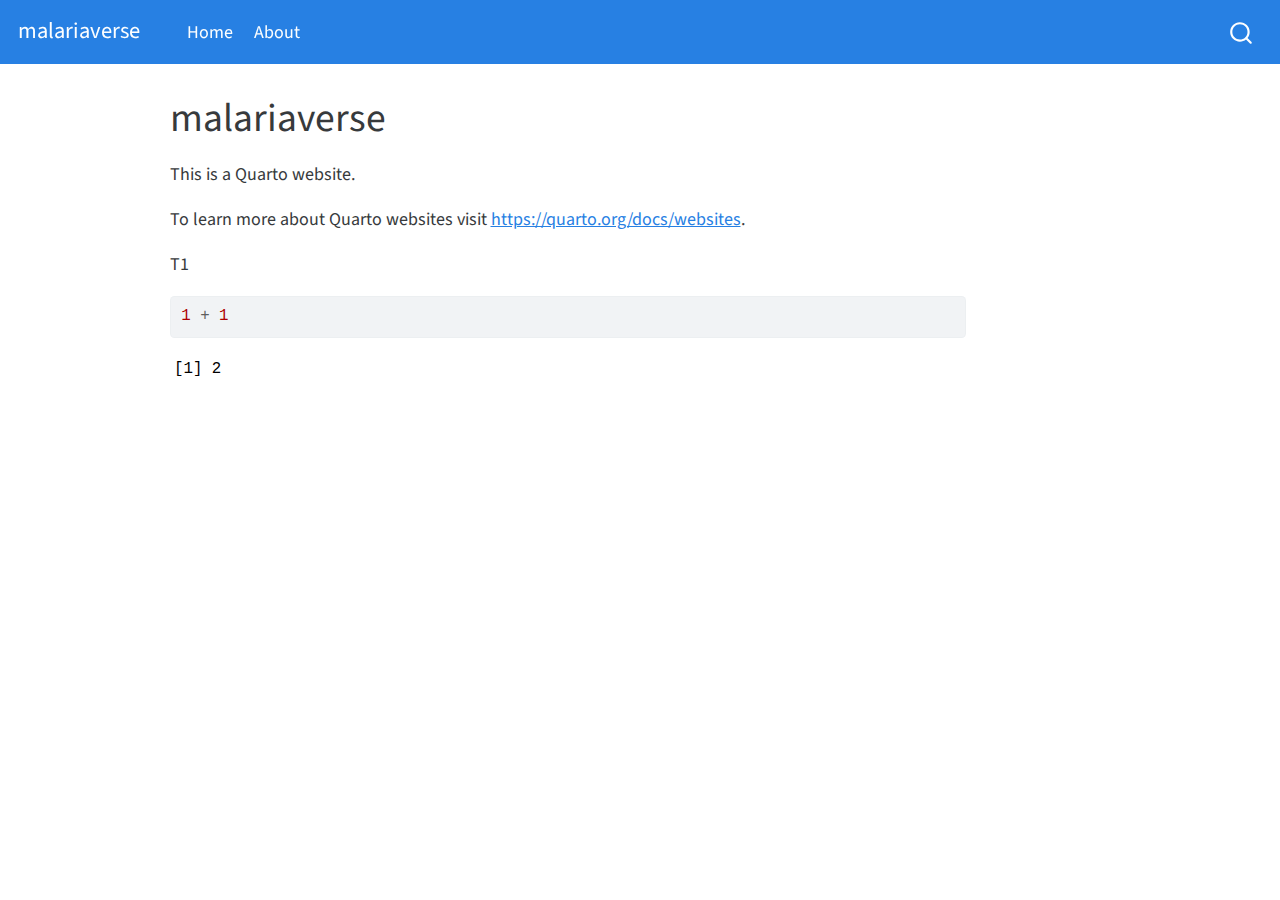
<file: _site/index.html>
<!DOCTYPE html>
<html xmlns="http://www.w3.org/1999/xhtml" lang="en" xml:lang="en"><head>

<meta charset="utf-8">
<meta name="generator" content="quarto-1.2.475">

<meta name="viewport" content="width=device-width, initial-scale=1.0, user-scalable=yes">


<title>malariaverse</title>
<style>
code{white-space: pre-wrap;}
span.smallcaps{font-variant: small-caps;}
div.columns{display: flex; gap: min(4vw, 1.5em);}
div.column{flex: auto; overflow-x: auto;}
div.hanging-indent{margin-left: 1.5em; text-indent: -1.5em;}
ul.task-list{list-style: none;}
ul.task-list li input[type="checkbox"] {
  width: 0.8em;
  margin: 0 0.8em 0.2em -1.6em;
  vertical-align: middle;
}
pre > code.sourceCode { white-space: pre; position: relative; }
pre > code.sourceCode > span { display: inline-block; line-height: 1.25; }
pre > code.sourceCode > span:empty { height: 1.2em; }
.sourceCode { overflow: visible; }
code.sourceCode > span { color: inherit; text-decoration: inherit; }
div.sourceCode { margin: 1em 0; }
pre.sourceCode { margin: 0; }
@media screen {
div.sourceCode { overflow: auto; }
}
@media print {
pre > code.sourceCode { white-space: pre-wrap; }
pre > code.sourceCode > span { text-indent: -5em; padding-left: 5em; }
}
pre.numberSource code
  { counter-reset: source-line 0; }
pre.numberSource code > span
  { position: relative; left: -4em; counter-increment: source-line; }
pre.numberSource code > span > a:first-child::before
  { content: counter(source-line);
    position: relative; left: -1em; text-align: right; vertical-align: baseline;
    border: none; display: inline-block;
    -webkit-touch-callout: none; -webkit-user-select: none;
    -khtml-user-select: none; -moz-user-select: none;
    -ms-user-select: none; user-select: none;
    padding: 0 4px; width: 4em;
    color: #aaaaaa;
  }
pre.numberSource { margin-left: 3em; border-left: 1px solid #aaaaaa;  padding-left: 4px; }
div.sourceCode
  {   }
@media screen {
pre > code.sourceCode > span > a:first-child::before { text-decoration: underline; }
}
code span.al { color: #ff0000; font-weight: bold; } /* Alert */
code span.an { color: #60a0b0; font-weight: bold; font-style: italic; } /* Annotation */
code span.at { color: #7d9029; } /* Attribute */
code span.bn { color: #40a070; } /* BaseN */
code span.bu { color: #008000; } /* BuiltIn */
code span.cf { color: #007020; font-weight: bold; } /* ControlFlow */
code span.ch { color: #4070a0; } /* Char */
code span.cn { color: #880000; } /* Constant */
code span.co { color: #60a0b0; font-style: italic; } /* Comment */
code span.cv { color: #60a0b0; font-weight: bold; font-style: italic; } /* CommentVar */
code span.do { color: #ba2121; font-style: italic; } /* Documentation */
code span.dt { color: #902000; } /* DataType */
code span.dv { color: #40a070; } /* DecVal */
code span.er { color: #ff0000; font-weight: bold; } /* Error */
code span.ex { } /* Extension */
code span.fl { color: #40a070; } /* Float */
code span.fu { color: #06287e; } /* Function */
code span.im { color: #008000; font-weight: bold; } /* Import */
code span.in { color: #60a0b0; font-weight: bold; font-style: italic; } /* Information */
code span.kw { color: #007020; font-weight: bold; } /* Keyword */
code span.op { color: #666666; } /* Operator */
code span.ot { color: #007020; } /* Other */
code span.pp { color: #bc7a00; } /* Preprocessor */
code span.sc { color: #4070a0; } /* SpecialChar */
code span.ss { color: #bb6688; } /* SpecialString */
code span.st { color: #4070a0; } /* String */
code span.va { color: #19177c; } /* Variable */
code span.vs { color: #4070a0; } /* VerbatimString */
code span.wa { color: #60a0b0; font-weight: bold; font-style: italic; } /* Warning */
</style>


<script src="site_libs/quarto-nav/quarto-nav.js"></script>
<script src="site_libs/quarto-nav/headroom.min.js"></script>
<script src="site_libs/clipboard/clipboard.min.js"></script>
<script src="site_libs/quarto-search/autocomplete.umd.js"></script>
<script src="site_libs/quarto-search/fuse.min.js"></script>
<script src="site_libs/quarto-search/quarto-search.js"></script>
<meta name="quarto:offset" content="./">
<script src="site_libs/quarto-html/quarto.js"></script>
<script src="site_libs/quarto-html/popper.min.js"></script>
<script src="site_libs/quarto-html/tippy.umd.min.js"></script>
<script src="site_libs/quarto-html/anchor.min.js"></script>
<link href="site_libs/quarto-html/tippy.css" rel="stylesheet">
<link href="site_libs/quarto-html/quarto-syntax-highlighting.css" rel="stylesheet" id="quarto-text-highlighting-styles">
<script src="site_libs/bootstrap/bootstrap.min.js"></script>
<link href="site_libs/bootstrap/bootstrap-icons.css" rel="stylesheet">
<link href="site_libs/bootstrap/bootstrap.min.css" rel="stylesheet" id="quarto-bootstrap" data-mode="light">
<script id="quarto-search-options" type="application/json">{
  "location": "navbar",
  "copy-button": false,
  "collapse-after": 3,
  "panel-placement": "end",
  "type": "overlay",
  "limit": 20,
  "language": {
    "search-no-results-text": "No results",
    "search-matching-documents-text": "matching documents",
    "search-copy-link-title": "Copy link to search",
    "search-hide-matches-text": "Hide additional matches",
    "search-more-match-text": "more match in this document",
    "search-more-matches-text": "more matches in this document",
    "search-clear-button-title": "Clear",
    "search-detached-cancel-button-title": "Cancel",
    "search-submit-button-title": "Submit"
  }
}</script>


<link rel="stylesheet" href="styles.css">
</head>

<body class="nav-fixed">

<div id="quarto-search-results"></div>
  <header id="quarto-header" class="headroom fixed-top">
    <nav class="navbar navbar-expand-lg navbar-dark ">
      <div class="navbar-container container-fluid">
      <div class="navbar-brand-container">
    <a class="navbar-brand" href="./index.html">
    <span class="navbar-title">malariaverse</span>
    </a>
  </div>
          <button class="navbar-toggler" type="button" data-bs-toggle="collapse" data-bs-target="#navbarCollapse" aria-controls="navbarCollapse" aria-expanded="false" aria-label="Toggle navigation" onclick="if (window.quartoToggleHeadroom) { window.quartoToggleHeadroom(); }">
  <span class="navbar-toggler-icon"></span>
</button>
          <div class="collapse navbar-collapse" id="navbarCollapse">
            <ul class="navbar-nav navbar-nav-scroll me-auto">
  <li class="nav-item">
    <a class="nav-link active" href="./index.html" aria-current="page">
 <span class="menu-text">Home</span></a>
  </li>  
  <li class="nav-item">
    <a class="nav-link" href="./about.html">
 <span class="menu-text">About</span></a>
  </li>  
</ul>
              <div id="quarto-search" class="" title="Search"></div>
          </div> <!-- /navcollapse -->
      </div> <!-- /container-fluid -->
    </nav>
</header>
<!-- content -->
<div id="quarto-content" class="quarto-container page-columns page-rows-contents page-layout-article page-navbar">
<!-- sidebar -->
<!-- margin-sidebar -->
    <div id="quarto-margin-sidebar" class="sidebar margin-sidebar">
        
    </div>
<!-- main -->
<main class="content" id="quarto-document-content">

<header id="title-block-header" class="quarto-title-block default">
<div class="quarto-title">
<h1 class="title">malariaverse</h1>
</div>



<div class="quarto-title-meta">

    
  
    
  </div>
  

</header>

<p>This is a Quarto website.</p>
<p>To learn more about Quarto websites visit <a href="https://quarto.org/docs/websites" class="uri">https://quarto.org/docs/websites</a>.</p>
<p>T1</p>
<div class="cell">
<div class="sourceCode cell-code" id="cb1"><pre class="sourceCode r code-with-copy"><code class="sourceCode r"><span id="cb1-1"><a href="#cb1-1" aria-hidden="true" tabindex="-1"></a><span class="dv">1</span> <span class="sc">+</span> <span class="dv">1</span></span></code><button title="Copy to Clipboard" class="code-copy-button"><i class="bi"></i></button></pre></div>
<div class="cell-output cell-output-stdout">
<pre><code>[1] 2</code></pre>
</div>
</div>



</main> <!-- /main -->
<script id="quarto-html-after-body" type="application/javascript">
window.document.addEventListener("DOMContentLoaded", function (event) {
  const toggleBodyColorMode = (bsSheetEl) => {
    const mode = bsSheetEl.getAttribute("data-mode");
    const bodyEl = window.document.querySelector("body");
    if (mode === "dark") {
      bodyEl.classList.add("quarto-dark");
      bodyEl.classList.remove("quarto-light");
    } else {
      bodyEl.classList.add("quarto-light");
      bodyEl.classList.remove("quarto-dark");
    }
  }
  const toggleBodyColorPrimary = () => {
    const bsSheetEl = window.document.querySelector("link#quarto-bootstrap");
    if (bsSheetEl) {
      toggleBodyColorMode(bsSheetEl);
    }
  }
  toggleBodyColorPrimary();  
  const icon = "";
  const anchorJS = new window.AnchorJS();
  anchorJS.options = {
    placement: 'right',
    icon: icon
  };
  anchorJS.add('.anchored');
  const clipboard = new window.ClipboardJS('.code-copy-button', {
    target: function(trigger) {
      return trigger.previousElementSibling;
    }
  });
  clipboard.on('success', function(e) {
    // button target
    const button = e.trigger;
    // don't keep focus
    button.blur();
    // flash "checked"
    button.classList.add('code-copy-button-checked');
    var currentTitle = button.getAttribute("title");
    button.setAttribute("title", "Copied!");
    let tooltip;
    if (window.bootstrap) {
      button.setAttribute("data-bs-toggle", "tooltip");
      button.setAttribute("data-bs-placement", "left");
      button.setAttribute("data-bs-title", "Copied!");
      tooltip = new bootstrap.Tooltip(button, 
        { trigger: "manual", 
          customClass: "code-copy-button-tooltip",
          offset: [0, -8]});
      tooltip.show();    
    }
    setTimeout(function() {
      if (tooltip) {
        tooltip.hide();
        button.removeAttribute("data-bs-title");
        button.removeAttribute("data-bs-toggle");
        button.removeAttribute("data-bs-placement");
      }
      button.setAttribute("title", currentTitle);
      button.classList.remove('code-copy-button-checked');
    }, 1000);
    // clear code selection
    e.clearSelection();
  });
  function tippyHover(el, contentFn) {
    const config = {
      allowHTML: true,
      content: contentFn,
      maxWidth: 500,
      delay: 100,
      arrow: false,
      appendTo: function(el) {
          return el.parentElement;
      },
      interactive: true,
      interactiveBorder: 10,
      theme: 'quarto',
      placement: 'bottom-start'
    };
    window.tippy(el, config); 
  }
  const noterefs = window.document.querySelectorAll('a[role="doc-noteref"]');
  for (var i=0; i<noterefs.length; i++) {
    const ref = noterefs[i];
    tippyHover(ref, function() {
      // use id or data attribute instead here
      let href = ref.getAttribute('data-footnote-href') || ref.getAttribute('href');
      try { href = new URL(href).hash; } catch {}
      const id = href.replace(/^#\/?/, "");
      const note = window.document.getElementById(id);
      return note.innerHTML;
    });
  }
  const findCites = (el) => {
    const parentEl = el.parentElement;
    if (parentEl) {
      const cites = parentEl.dataset.cites;
      if (cites) {
        return {
          el,
          cites: cites.split(' ')
        };
      } else {
        return findCites(el.parentElement)
      }
    } else {
      return undefined;
    }
  };
  var bibliorefs = window.document.querySelectorAll('a[role="doc-biblioref"]');
  for (var i=0; i<bibliorefs.length; i++) {
    const ref = bibliorefs[i];
    const citeInfo = findCites(ref);
    if (citeInfo) {
      tippyHover(citeInfo.el, function() {
        var popup = window.document.createElement('div');
        citeInfo.cites.forEach(function(cite) {
          var citeDiv = window.document.createElement('div');
          citeDiv.classList.add('hanging-indent');
          citeDiv.classList.add('csl-entry');
          var biblioDiv = window.document.getElementById('ref-' + cite);
          if (biblioDiv) {
            citeDiv.innerHTML = biblioDiv.innerHTML;
          }
          popup.appendChild(citeDiv);
        });
        return popup.innerHTML;
      });
    }
  }
});
</script>
</div> <!-- /content -->



</body></html>
</file>
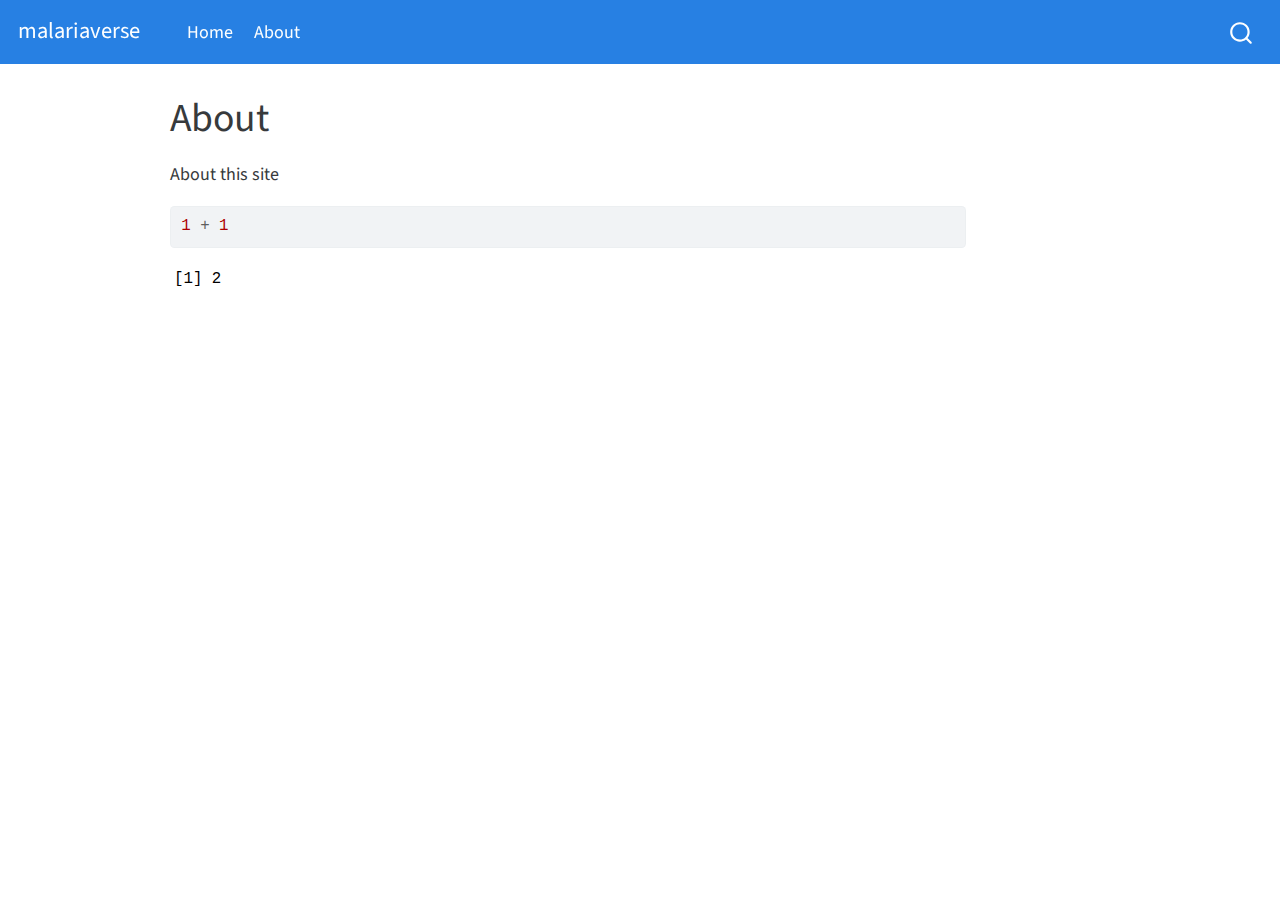
<file: _site/about.html>
<!DOCTYPE html>
<html xmlns="http://www.w3.org/1999/xhtml" lang="en" xml:lang="en"><head>

<meta charset="utf-8">
<meta name="generator" content="quarto-1.2.475">

<meta name="viewport" content="width=device-width, initial-scale=1.0, user-scalable=yes">


<title>malariaverse - About</title>
<style>
code{white-space: pre-wrap;}
span.smallcaps{font-variant: small-caps;}
div.columns{display: flex; gap: min(4vw, 1.5em);}
div.column{flex: auto; overflow-x: auto;}
div.hanging-indent{margin-left: 1.5em; text-indent: -1.5em;}
ul.task-list{list-style: none;}
ul.task-list li input[type="checkbox"] {
  width: 0.8em;
  margin: 0 0.8em 0.2em -1.6em;
  vertical-align: middle;
}
pre > code.sourceCode { white-space: pre; position: relative; }
pre > code.sourceCode > span { display: inline-block; line-height: 1.25; }
pre > code.sourceCode > span:empty { height: 1.2em; }
.sourceCode { overflow: visible; }
code.sourceCode > span { color: inherit; text-decoration: inherit; }
div.sourceCode { margin: 1em 0; }
pre.sourceCode { margin: 0; }
@media screen {
div.sourceCode { overflow: auto; }
}
@media print {
pre > code.sourceCode { white-space: pre-wrap; }
pre > code.sourceCode > span { text-indent: -5em; padding-left: 5em; }
}
pre.numberSource code
  { counter-reset: source-line 0; }
pre.numberSource code > span
  { position: relative; left: -4em; counter-increment: source-line; }
pre.numberSource code > span > a:first-child::before
  { content: counter(source-line);
    position: relative; left: -1em; text-align: right; vertical-align: baseline;
    border: none; display: inline-block;
    -webkit-touch-callout: none; -webkit-user-select: none;
    -khtml-user-select: none; -moz-user-select: none;
    -ms-user-select: none; user-select: none;
    padding: 0 4px; width: 4em;
    color: #aaaaaa;
  }
pre.numberSource { margin-left: 3em; border-left: 1px solid #aaaaaa;  padding-left: 4px; }
div.sourceCode
  {   }
@media screen {
pre > code.sourceCode > span > a:first-child::before { text-decoration: underline; }
}
code span.al { color: #ff0000; font-weight: bold; } /* Alert */
code span.an { color: #60a0b0; font-weight: bold; font-style: italic; } /* Annotation */
code span.at { color: #7d9029; } /* Attribute */
code span.bn { color: #40a070; } /* BaseN */
code span.bu { color: #008000; } /* BuiltIn */
code span.cf { color: #007020; font-weight: bold; } /* ControlFlow */
code span.ch { color: #4070a0; } /* Char */
code span.cn { color: #880000; } /* Constant */
code span.co { color: #60a0b0; font-style: italic; } /* Comment */
code span.cv { color: #60a0b0; font-weight: bold; font-style: italic; } /* CommentVar */
code span.do { color: #ba2121; font-style: italic; } /* Documentation */
code span.dt { color: #902000; } /* DataType */
code span.dv { color: #40a070; } /* DecVal */
code span.er { color: #ff0000; font-weight: bold; } /* Error */
code span.ex { } /* Extension */
code span.fl { color: #40a070; } /* Float */
code span.fu { color: #06287e; } /* Function */
code span.im { color: #008000; font-weight: bold; } /* Import */
code span.in { color: #60a0b0; font-weight: bold; font-style: italic; } /* Information */
code span.kw { color: #007020; font-weight: bold; } /* Keyword */
code span.op { color: #666666; } /* Operator */
code span.ot { color: #007020; } /* Other */
code span.pp { color: #bc7a00; } /* Preprocessor */
code span.sc { color: #4070a0; } /* SpecialChar */
code span.ss { color: #bb6688; } /* SpecialString */
code span.st { color: #4070a0; } /* String */
code span.va { color: #19177c; } /* Variable */
code span.vs { color: #4070a0; } /* VerbatimString */
code span.wa { color: #60a0b0; font-weight: bold; font-style: italic; } /* Warning */
</style>


<script src="site_libs/quarto-nav/quarto-nav.js"></script>
<script src="site_libs/quarto-nav/headroom.min.js"></script>
<script src="site_libs/clipboard/clipboard.min.js"></script>
<script src="site_libs/quarto-search/autocomplete.umd.js"></script>
<script src="site_libs/quarto-search/fuse.min.js"></script>
<script src="site_libs/quarto-search/quarto-search.js"></script>
<meta name="quarto:offset" content="./">
<script src="site_libs/quarto-html/quarto.js"></script>
<script src="site_libs/quarto-html/popper.min.js"></script>
<script src="site_libs/quarto-html/tippy.umd.min.js"></script>
<script src="site_libs/quarto-html/anchor.min.js"></script>
<link href="site_libs/quarto-html/tippy.css" rel="stylesheet">
<link href="site_libs/quarto-html/quarto-syntax-highlighting.css" rel="stylesheet" id="quarto-text-highlighting-styles">
<script src="site_libs/bootstrap/bootstrap.min.js"></script>
<link href="site_libs/bootstrap/bootstrap-icons.css" rel="stylesheet">
<link href="site_libs/bootstrap/bootstrap.min.css" rel="stylesheet" id="quarto-bootstrap" data-mode="light">
<script id="quarto-search-options" type="application/json">{
  "location": "navbar",
  "copy-button": false,
  "collapse-after": 3,
  "panel-placement": "end",
  "type": "overlay",
  "limit": 20,
  "language": {
    "search-no-results-text": "No results",
    "search-matching-documents-text": "matching documents",
    "search-copy-link-title": "Copy link to search",
    "search-hide-matches-text": "Hide additional matches",
    "search-more-match-text": "more match in this document",
    "search-more-matches-text": "more matches in this document",
    "search-clear-button-title": "Clear",
    "search-detached-cancel-button-title": "Cancel",
    "search-submit-button-title": "Submit"
  }
}</script>


<link rel="stylesheet" href="styles.css">
</head>

<body class="nav-fixed">

<div id="quarto-search-results"></div>
  <header id="quarto-header" class="headroom fixed-top">
    <nav class="navbar navbar-expand-lg navbar-dark ">
      <div class="navbar-container container-fluid">
      <div class="navbar-brand-container">
    <a class="navbar-brand" href="./index.html">
    <span class="navbar-title">malariaverse</span>
    </a>
  </div>
          <button class="navbar-toggler" type="button" data-bs-toggle="collapse" data-bs-target="#navbarCollapse" aria-controls="navbarCollapse" aria-expanded="false" aria-label="Toggle navigation" onclick="if (window.quartoToggleHeadroom) { window.quartoToggleHeadroom(); }">
  <span class="navbar-toggler-icon"></span>
</button>
          <div class="collapse navbar-collapse" id="navbarCollapse">
            <ul class="navbar-nav navbar-nav-scroll me-auto">
  <li class="nav-item">
    <a class="nav-link" href="./index.html">
 <span class="menu-text">Home</span></a>
  </li>  
  <li class="nav-item">
    <a class="nav-link active" href="./about.html" aria-current="page">
 <span class="menu-text">About</span></a>
  </li>  
</ul>
              <div id="quarto-search" class="" title="Search"></div>
          </div> <!-- /navcollapse -->
      </div> <!-- /container-fluid -->
    </nav>
</header>
<!-- content -->
<div id="quarto-content" class="quarto-container page-columns page-rows-contents page-layout-article page-navbar">
<!-- sidebar -->
<!-- margin-sidebar -->
    <div id="quarto-margin-sidebar" class="sidebar margin-sidebar">
        
    </div>
<!-- main -->
<main class="content" id="quarto-document-content">

<header id="title-block-header" class="quarto-title-block default">
<div class="quarto-title">
<h1 class="title">About</h1>
</div>



<div class="quarto-title-meta">

    
  
    
  </div>
  

</header>

<p>About this site</p>
<div class="cell">
<div class="sourceCode cell-code" id="cb1"><pre class="sourceCode r code-with-copy"><code class="sourceCode r"><span id="cb1-1"><a href="#cb1-1" aria-hidden="true" tabindex="-1"></a><span class="dv">1</span> <span class="sc">+</span> <span class="dv">1</span></span></code><button title="Copy to Clipboard" class="code-copy-button"><i class="bi"></i></button></pre></div>
<div class="cell-output cell-output-stdout">
<pre><code>[1] 2</code></pre>
</div>
</div>



</main> <!-- /main -->
<script id="quarto-html-after-body" type="application/javascript">
window.document.addEventListener("DOMContentLoaded", function (event) {
  const toggleBodyColorMode = (bsSheetEl) => {
    const mode = bsSheetEl.getAttribute("data-mode");
    const bodyEl = window.document.querySelector("body");
    if (mode === "dark") {
      bodyEl.classList.add("quarto-dark");
      bodyEl.classList.remove("quarto-light");
    } else {
      bodyEl.classList.add("quarto-light");
      bodyEl.classList.remove("quarto-dark");
    }
  }
  const toggleBodyColorPrimary = () => {
    const bsSheetEl = window.document.querySelector("link#quarto-bootstrap");
    if (bsSheetEl) {
      toggleBodyColorMode(bsSheetEl);
    }
  }
  toggleBodyColorPrimary();  
  const icon = "";
  const anchorJS = new window.AnchorJS();
  anchorJS.options = {
    placement: 'right',
    icon: icon
  };
  anchorJS.add('.anchored');
  const clipboard = new window.ClipboardJS('.code-copy-button', {
    target: function(trigger) {
      return trigger.previousElementSibling;
    }
  });
  clipboard.on('success', function(e) {
    // button target
    const button = e.trigger;
    // don't keep focus
    button.blur();
    // flash "checked"
    button.classList.add('code-copy-button-checked');
    var currentTitle = button.getAttribute("title");
    button.setAttribute("title", "Copied!");
    let tooltip;
    if (window.bootstrap) {
      button.setAttribute("data-bs-toggle", "tooltip");
      button.setAttribute("data-bs-placement", "left");
      button.setAttribute("data-bs-title", "Copied!");
      tooltip = new bootstrap.Tooltip(button, 
        { trigger: "manual", 
          customClass: "code-copy-button-tooltip",
          offset: [0, -8]});
      tooltip.show();    
    }
    setTimeout(function() {
      if (tooltip) {
        tooltip.hide();
        button.removeAttribute("data-bs-title");
        button.removeAttribute("data-bs-toggle");
        button.removeAttribute("data-bs-placement");
      }
      button.setAttribute("title", currentTitle);
      button.classList.remove('code-copy-button-checked');
    }, 1000);
    // clear code selection
    e.clearSelection();
  });
  function tippyHover(el, contentFn) {
    const config = {
      allowHTML: true,
      content: contentFn,
      maxWidth: 500,
      delay: 100,
      arrow: false,
      appendTo: function(el) {
          return el.parentElement;
      },
      interactive: true,
      interactiveBorder: 10,
      theme: 'quarto',
      placement: 'bottom-start'
    };
    window.tippy(el, config); 
  }
  const noterefs = window.document.querySelectorAll('a[role="doc-noteref"]');
  for (var i=0; i<noterefs.length; i++) {
    const ref = noterefs[i];
    tippyHover(ref, function() {
      // use id or data attribute instead here
      let href = ref.getAttribute('data-footnote-href') || ref.getAttribute('href');
      try { href = new URL(href).hash; } catch {}
      const id = href.replace(/^#\/?/, "");
      const note = window.document.getElementById(id);
      return note.innerHTML;
    });
  }
  const findCites = (el) => {
    const parentEl = el.parentElement;
    if (parentEl) {
      const cites = parentEl.dataset.cites;
      if (cites) {
        return {
          el,
          cites: cites.split(' ')
        };
      } else {
        return findCites(el.parentElement)
      }
    } else {
      return undefined;
    }
  };
  var bibliorefs = window.document.querySelectorAll('a[role="doc-biblioref"]');
  for (var i=0; i<bibliorefs.length; i++) {
    const ref = bibliorefs[i];
    const citeInfo = findCites(ref);
    if (citeInfo) {
      tippyHover(citeInfo.el, function() {
        var popup = window.document.createElement('div');
        citeInfo.cites.forEach(function(cite) {
          var citeDiv = window.document.createElement('div');
          citeDiv.classList.add('hanging-indent');
          citeDiv.classList.add('csl-entry');
          var biblioDiv = window.document.getElementById('ref-' + cite);
          if (biblioDiv) {
            citeDiv.innerHTML = biblioDiv.innerHTML;
          }
          popup.appendChild(citeDiv);
        });
        return popup.innerHTML;
      });
    }
  }
});
</script>
</div> <!-- /content -->



</body></html>
</file>
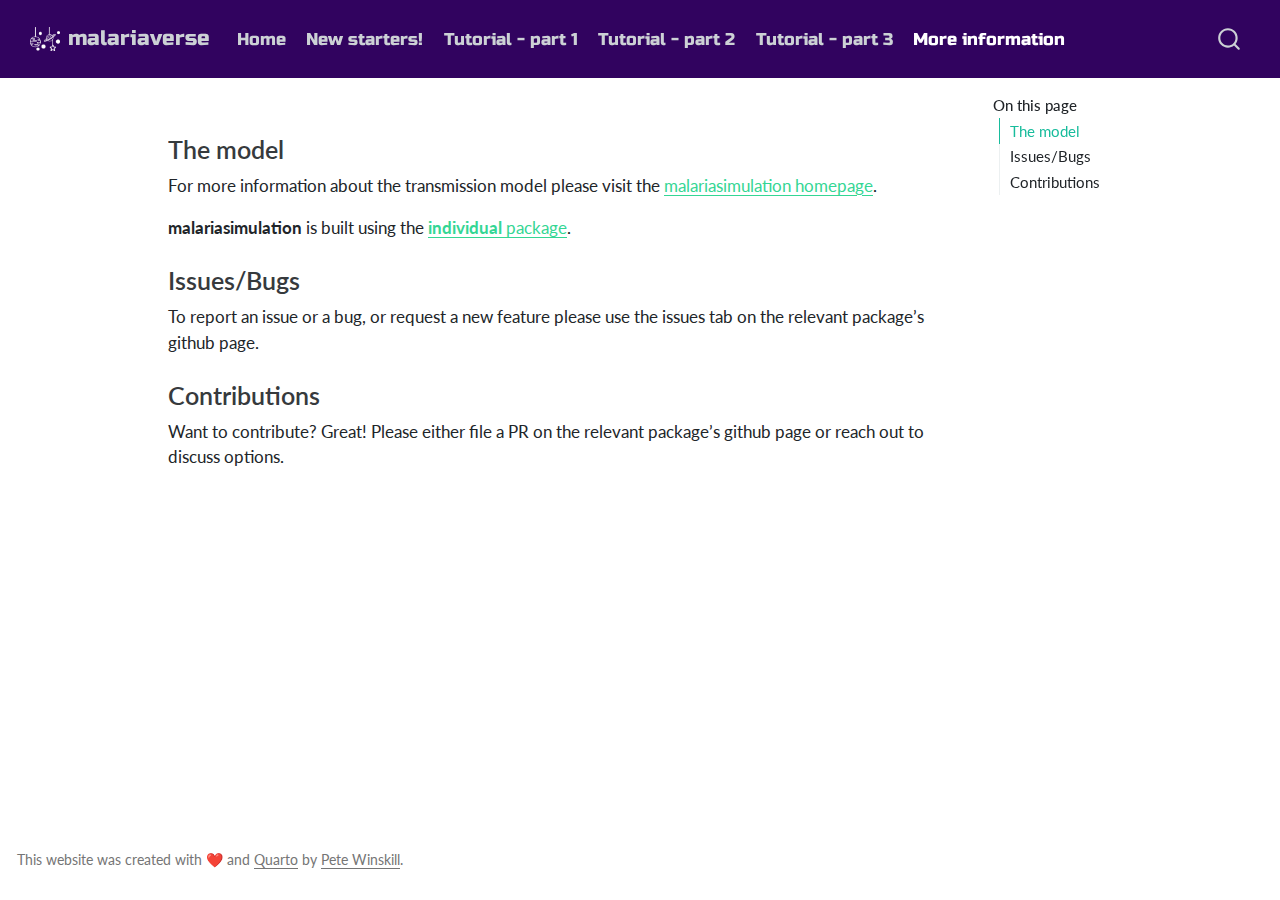
<file: docs/about.html>
<!DOCTYPE html>
<html xmlns="http://www.w3.org/1999/xhtml" lang="en" xml:lang="en"><head>

<meta charset="utf-8">
<meta name="generator" content="quarto-1.5.57">

<meta name="viewport" content="width=device-width, initial-scale=1.0, user-scalable=yes">


<title>about – malariaverse</title>
<style>
code{white-space: pre-wrap;}
span.smallcaps{font-variant: small-caps;}
div.columns{display: flex; gap: min(4vw, 1.5em);}
div.column{flex: auto; overflow-x: auto;}
div.hanging-indent{margin-left: 1.5em; text-indent: -1.5em;}
ul.task-list{list-style: none;}
ul.task-list li input[type="checkbox"] {
  width: 0.8em;
  margin: 0 0.8em 0.2em -1em; /* quarto-specific, see https://github.com/quarto-dev/quarto-cli/issues/4556 */ 
  vertical-align: middle;
}
</style>


<script src="site_libs/quarto-nav/quarto-nav.js"></script>
<script src="site_libs/quarto-nav/headroom.min.js"></script>
<script src="site_libs/clipboard/clipboard.min.js"></script>
<script src="site_libs/quarto-search/autocomplete.umd.js"></script>
<script src="site_libs/quarto-search/fuse.min.js"></script>
<script src="site_libs/quarto-search/quarto-search.js"></script>
<meta name="quarto:offset" content="./">
<script src="site_libs/quarto-html/quarto.js"></script>
<script src="site_libs/quarto-html/popper.min.js"></script>
<script src="site_libs/quarto-html/tippy.umd.min.js"></script>
<script src="site_libs/quarto-html/anchor.min.js"></script>
<link href="site_libs/quarto-html/tippy.css" rel="stylesheet">
<link href="site_libs/quarto-html/quarto-syntax-highlighting.css" rel="stylesheet" id="quarto-text-highlighting-styles">
<script src="site_libs/bootstrap/bootstrap.min.js"></script>
<link href="site_libs/bootstrap/bootstrap-icons.css" rel="stylesheet">
<link href="site_libs/bootstrap/bootstrap.min.css" rel="stylesheet" id="quarto-bootstrap" data-mode="light">
<script id="quarto-search-options" type="application/json">{
  "location": "navbar",
  "copy-button": false,
  "collapse-after": 3,
  "panel-placement": "end",
  "type": "overlay",
  "limit": 50,
  "keyboard-shortcut": [
    "f",
    "/",
    "s"
  ],
  "show-item-context": false,
  "language": {
    "search-no-results-text": "No results",
    "search-matching-documents-text": "matching documents",
    "search-copy-link-title": "Copy link to search",
    "search-hide-matches-text": "Hide additional matches",
    "search-more-match-text": "more match in this document",
    "search-more-matches-text": "more matches in this document",
    "search-clear-button-title": "Clear",
    "search-text-placeholder": "",
    "search-detached-cancel-button-title": "Cancel",
    "search-submit-button-title": "Submit",
    "search-label": "Search"
  }
}</script>


<link rel="stylesheet" href="styles.css">
</head>

<body class="nav-fixed">

<div id="quarto-search-results"></div>
  <header id="quarto-header" class="headroom fixed-top">
    <nav class="navbar navbar-expand-lg " data-bs-theme="dark">
      <div class="navbar-container container-fluid">
      <div class="navbar-brand-container mx-auto">
    <a href="./index.html" class="navbar-brand navbar-brand-logo">
    <img src="./images/malariaverse_white.png" alt="" class="navbar-logo">
    </a>
    <a class="navbar-brand" href="./index.html">
    <span class="navbar-title">malariaverse</span>
    </a>
  </div>
            <div id="quarto-search" class="" title="Search"></div>
          <button class="navbar-toggler" type="button" data-bs-toggle="collapse" data-bs-target="#navbarCollapse" aria-controls="navbarCollapse" role="menu" aria-expanded="false" aria-label="Toggle navigation" onclick="if (window.quartoToggleHeadroom) { window.quartoToggleHeadroom(); }">
  <span class="navbar-toggler-icon"></span>
</button>
          <div class="collapse navbar-collapse" id="navbarCollapse">
            <ul class="navbar-nav navbar-nav-scroll me-auto">
  <li class="nav-item">
    <a class="nav-link" href="./index.html"> 
<span class="menu-text">Home</span></a>
  </li>  
  <li class="nav-item">
    <a class="nav-link" href="./onboard.html"> 
<span class="menu-text">New starters!</span></a>
  </li>  
  <li class="nav-item">
    <a class="nav-link" href="./tutorial1.html"> 
<span class="menu-text">Tutorial - part 1</span></a>
  </li>  
  <li class="nav-item">
    <a class="nav-link" href="./tutorial2.html"> 
<span class="menu-text">Tutorial - part 2</span></a>
  </li>  
  <li class="nav-item">
    <a class="nav-link" href="./tutorial3.html"> 
<span class="menu-text">Tutorial - part 3</span></a>
  </li>  
  <li class="nav-item">
    <a class="nav-link active" href="./about.html" aria-current="page"> 
<span class="menu-text">More information</span></a>
  </li>  
</ul>
          </div> <!-- /navcollapse -->
            <div class="quarto-navbar-tools">
</div>
      </div> <!-- /container-fluid -->
    </nav>
</header>
<!-- content -->
<div id="quarto-content" class="quarto-container page-columns page-rows-contents page-layout-article page-navbar">
<!-- sidebar -->
<!-- margin-sidebar -->
    <div id="quarto-margin-sidebar" class="sidebar margin-sidebar">
        <nav id="TOC" role="doc-toc" class="toc-active">
    <h2 id="toc-title">On this page</h2>
   
  <ul>
  <li><a href="#the-model" id="toc-the-model" class="nav-link active" data-scroll-target="#the-model">The model</a></li>
  <li><a href="#issuesbugs" id="toc-issuesbugs" class="nav-link" data-scroll-target="#issuesbugs">Issues/Bugs</a></li>
  <li><a href="#contributions" id="toc-contributions" class="nav-link" data-scroll-target="#contributions">Contributions</a></li>
  </ul>
</nav>
    </div>
<!-- main -->
<main class="content" id="quarto-document-content">




<section id="the-model" class="level3">
<h3 class="anchored" data-anchor-id="the-model">The model</h3>
<p>For more information about the transmission model please visit the <a href="https://mrc-ide.github.io/malariasimulation/">malariasimulation homepage</a>.</p>
<p><strong>malariasimulation</strong> is built using the <a href="https://mrc-ide.github.io/individual/"><strong>individual</strong> package</a>.</p>
</section>
<section id="issuesbugs" class="level3">
<h3 class="anchored" data-anchor-id="issuesbugs">Issues/Bugs</h3>
<p>To report an issue or a bug, or request a new feature please use the issues tab on the relevant package’s github page.</p>
</section>
<section id="contributions" class="level3">
<h3 class="anchored" data-anchor-id="contributions">Contributions</h3>
<p>Want to contribute? Great! Please either file a PR on the relevant package’s github page or reach out to discuss options.</p>


</section>

</main> <!-- /main -->
<script id="quarto-html-after-body" type="application/javascript">
window.document.addEventListener("DOMContentLoaded", function (event) {
  const toggleBodyColorMode = (bsSheetEl) => {
    const mode = bsSheetEl.getAttribute("data-mode");
    const bodyEl = window.document.querySelector("body");
    if (mode === "dark") {
      bodyEl.classList.add("quarto-dark");
      bodyEl.classList.remove("quarto-light");
    } else {
      bodyEl.classList.add("quarto-light");
      bodyEl.classList.remove("quarto-dark");
    }
  }
  const toggleBodyColorPrimary = () => {
    const bsSheetEl = window.document.querySelector("link#quarto-bootstrap");
    if (bsSheetEl) {
      toggleBodyColorMode(bsSheetEl);
    }
  }
  toggleBodyColorPrimary();  
  const icon = "";
  const anchorJS = new window.AnchorJS();
  anchorJS.options = {
    placement: 'right',
    icon: icon
  };
  anchorJS.add('.anchored');
  const isCodeAnnotation = (el) => {
    for (const clz of el.classList) {
      if (clz.startsWith('code-annotation-')) {                     
        return true;
      }
    }
    return false;
  }
  const onCopySuccess = function(e) {
    // button target
    const button = e.trigger;
    // don't keep focus
    button.blur();
    // flash "checked"
    button.classList.add('code-copy-button-checked');
    var currentTitle = button.getAttribute("title");
    button.setAttribute("title", "Copied!");
    let tooltip;
    if (window.bootstrap) {
      button.setAttribute("data-bs-toggle", "tooltip");
      button.setAttribute("data-bs-placement", "left");
      button.setAttribute("data-bs-title", "Copied!");
      tooltip = new bootstrap.Tooltip(button, 
        { trigger: "manual", 
          customClass: "code-copy-button-tooltip",
          offset: [0, -8]});
      tooltip.show();    
    }
    setTimeout(function() {
      if (tooltip) {
        tooltip.hide();
        button.removeAttribute("data-bs-title");
        button.removeAttribute("data-bs-toggle");
        button.removeAttribute("data-bs-placement");
      }
      button.setAttribute("title", currentTitle);
      button.classList.remove('code-copy-button-checked');
    }, 1000);
    // clear code selection
    e.clearSelection();
  }
  const getTextToCopy = function(trigger) {
      const codeEl = trigger.previousElementSibling.cloneNode(true);
      for (const childEl of codeEl.children) {
        if (isCodeAnnotation(childEl)) {
          childEl.remove();
        }
      }
      return codeEl.innerText;
  }
  const clipboard = new window.ClipboardJS('.code-copy-button:not([data-in-quarto-modal])', {
    text: getTextToCopy
  });
  clipboard.on('success', onCopySuccess);
  if (window.document.getElementById('quarto-embedded-source-code-modal')) {
    // For code content inside modals, clipBoardJS needs to be initialized with a container option
    // TODO: Check when it could be a function (https://github.com/zenorocha/clipboard.js/issues/860)
    const clipboardModal = new window.ClipboardJS('.code-copy-button[data-in-quarto-modal]', {
      text: getTextToCopy,
      container: window.document.getElementById('quarto-embedded-source-code-modal')
    });
    clipboardModal.on('success', onCopySuccess);
  }
    var localhostRegex = new RegExp(/^(?:http|https):\/\/localhost\:?[0-9]*\//);
    var mailtoRegex = new RegExp(/^mailto:/);
      var filterRegex = new RegExp('/' + window.location.host + '/');
    var isInternal = (href) => {
        return filterRegex.test(href) || localhostRegex.test(href) || mailtoRegex.test(href);
    }
    // Inspect non-navigation links and adorn them if external
 	var links = window.document.querySelectorAll('a[href]:not(.nav-link):not(.navbar-brand):not(.toc-action):not(.sidebar-link):not(.sidebar-item-toggle):not(.pagination-link):not(.no-external):not([aria-hidden]):not(.dropdown-item):not(.quarto-navigation-tool):not(.about-link)');
    for (var i=0; i<links.length; i++) {
      const link = links[i];
      if (!isInternal(link.href)) {
        // undo the damage that might have been done by quarto-nav.js in the case of
        // links that we want to consider external
        if (link.dataset.originalHref !== undefined) {
          link.href = link.dataset.originalHref;
        }
      }
    }
  function tippyHover(el, contentFn, onTriggerFn, onUntriggerFn) {
    const config = {
      allowHTML: true,
      maxWidth: 500,
      delay: 100,
      arrow: false,
      appendTo: function(el) {
          return el.parentElement;
      },
      interactive: true,
      interactiveBorder: 10,
      theme: 'quarto',
      placement: 'bottom-start',
    };
    if (contentFn) {
      config.content = contentFn;
    }
    if (onTriggerFn) {
      config.onTrigger = onTriggerFn;
    }
    if (onUntriggerFn) {
      config.onUntrigger = onUntriggerFn;
    }
    window.tippy(el, config); 
  }
  const noterefs = window.document.querySelectorAll('a[role="doc-noteref"]');
  for (var i=0; i<noterefs.length; i++) {
    const ref = noterefs[i];
    tippyHover(ref, function() {
      // use id or data attribute instead here
      let href = ref.getAttribute('data-footnote-href') || ref.getAttribute('href');
      try { href = new URL(href).hash; } catch {}
      const id = href.replace(/^#\/?/, "");
      const note = window.document.getElementById(id);
      if (note) {
        return note.innerHTML;
      } else {
        return "";
      }
    });
  }
  const xrefs = window.document.querySelectorAll('a.quarto-xref');
  const processXRef = (id, note) => {
    // Strip column container classes
    const stripColumnClz = (el) => {
      el.classList.remove("page-full", "page-columns");
      if (el.children) {
        for (const child of el.children) {
          stripColumnClz(child);
        }
      }
    }
    stripColumnClz(note)
    if (id === null || id.startsWith('sec-')) {
      // Special case sections, only their first couple elements
      const container = document.createElement("div");
      if (note.children && note.children.length > 2) {
        container.appendChild(note.children[0].cloneNode(true));
        for (let i = 1; i < note.children.length; i++) {
          const child = note.children[i];
          if (child.tagName === "P" && child.innerText === "") {
            continue;
          } else {
            container.appendChild(child.cloneNode(true));
            break;
          }
        }
        if (window.Quarto?.typesetMath) {
          window.Quarto.typesetMath(container);
        }
        return container.innerHTML
      } else {
        if (window.Quarto?.typesetMath) {
          window.Quarto.typesetMath(note);
        }
        return note.innerHTML;
      }
    } else {
      // Remove any anchor links if they are present
      const anchorLink = note.querySelector('a.anchorjs-link');
      if (anchorLink) {
        anchorLink.remove();
      }
      if (window.Quarto?.typesetMath) {
        window.Quarto.typesetMath(note);
      }
      // TODO in 1.5, we should make sure this works without a callout special case
      if (note.classList.contains("callout")) {
        return note.outerHTML;
      } else {
        return note.innerHTML;
      }
    }
  }
  for (var i=0; i<xrefs.length; i++) {
    const xref = xrefs[i];
    tippyHover(xref, undefined, function(instance) {
      instance.disable();
      let url = xref.getAttribute('href');
      let hash = undefined; 
      if (url.startsWith('#')) {
        hash = url;
      } else {
        try { hash = new URL(url).hash; } catch {}
      }
      if (hash) {
        const id = hash.replace(/^#\/?/, "");
        const note = window.document.getElementById(id);
        if (note !== null) {
          try {
            const html = processXRef(id, note.cloneNode(true));
            instance.setContent(html);
          } finally {
            instance.enable();
            instance.show();
          }
        } else {
          // See if we can fetch this
          fetch(url.split('#')[0])
          .then(res => res.text())
          .then(html => {
            const parser = new DOMParser();
            const htmlDoc = parser.parseFromString(html, "text/html");
            const note = htmlDoc.getElementById(id);
            if (note !== null) {
              const html = processXRef(id, note);
              instance.setContent(html);
            } 
          }).finally(() => {
            instance.enable();
            instance.show();
          });
        }
      } else {
        // See if we can fetch a full url (with no hash to target)
        // This is a special case and we should probably do some content thinning / targeting
        fetch(url)
        .then(res => res.text())
        .then(html => {
          const parser = new DOMParser();
          const htmlDoc = parser.parseFromString(html, "text/html");
          const note = htmlDoc.querySelector('main.content');
          if (note !== null) {
            // This should only happen for chapter cross references
            // (since there is no id in the URL)
            // remove the first header
            if (note.children.length > 0 && note.children[0].tagName === "HEADER") {
              note.children[0].remove();
            }
            const html = processXRef(null, note);
            instance.setContent(html);
          } 
        }).finally(() => {
          instance.enable();
          instance.show();
        });
      }
    }, function(instance) {
    });
  }
      let selectedAnnoteEl;
      const selectorForAnnotation = ( cell, annotation) => {
        let cellAttr = 'data-code-cell="' + cell + '"';
        let lineAttr = 'data-code-annotation="' +  annotation + '"';
        const selector = 'span[' + cellAttr + '][' + lineAttr + ']';
        return selector;
      }
      const selectCodeLines = (annoteEl) => {
        const doc = window.document;
        const targetCell = annoteEl.getAttribute("data-target-cell");
        const targetAnnotation = annoteEl.getAttribute("data-target-annotation");
        const annoteSpan = window.document.querySelector(selectorForAnnotation(targetCell, targetAnnotation));
        const lines = annoteSpan.getAttribute("data-code-lines").split(",");
        const lineIds = lines.map((line) => {
          return targetCell + "-" + line;
        })
        let top = null;
        let height = null;
        let parent = null;
        if (lineIds.length > 0) {
            //compute the position of the single el (top and bottom and make a div)
            const el = window.document.getElementById(lineIds[0]);
            top = el.offsetTop;
            height = el.offsetHeight;
            parent = el.parentElement.parentElement;
          if (lineIds.length > 1) {
            const lastEl = window.document.getElementById(lineIds[lineIds.length - 1]);
            const bottom = lastEl.offsetTop + lastEl.offsetHeight;
            height = bottom - top;
          }
          if (top !== null && height !== null && parent !== null) {
            // cook up a div (if necessary) and position it 
            let div = window.document.getElementById("code-annotation-line-highlight");
            if (div === null) {
              div = window.document.createElement("div");
              div.setAttribute("id", "code-annotation-line-highlight");
              div.style.position = 'absolute';
              parent.appendChild(div);
            }
            div.style.top = top - 2 + "px";
            div.style.height = height + 4 + "px";
            div.style.left = 0;
            let gutterDiv = window.document.getElementById("code-annotation-line-highlight-gutter");
            if (gutterDiv === null) {
              gutterDiv = window.document.createElement("div");
              gutterDiv.setAttribute("id", "code-annotation-line-highlight-gutter");
              gutterDiv.style.position = 'absolute';
              const codeCell = window.document.getElementById(targetCell);
              const gutter = codeCell.querySelector('.code-annotation-gutter');
              gutter.appendChild(gutterDiv);
            }
            gutterDiv.style.top = top - 2 + "px";
            gutterDiv.style.height = height + 4 + "px";
          }
          selectedAnnoteEl = annoteEl;
        }
      };
      const unselectCodeLines = () => {
        const elementsIds = ["code-annotation-line-highlight", "code-annotation-line-highlight-gutter"];
        elementsIds.forEach((elId) => {
          const div = window.document.getElementById(elId);
          if (div) {
            div.remove();
          }
        });
        selectedAnnoteEl = undefined;
      };
        // Handle positioning of the toggle
    window.addEventListener(
      "resize",
      throttle(() => {
        elRect = undefined;
        if (selectedAnnoteEl) {
          selectCodeLines(selectedAnnoteEl);
        }
      }, 10)
    );
    function throttle(fn, ms) {
    let throttle = false;
    let timer;
      return (...args) => {
        if(!throttle) { // first call gets through
            fn.apply(this, args);
            throttle = true;
        } else { // all the others get throttled
            if(timer) clearTimeout(timer); // cancel #2
            timer = setTimeout(() => {
              fn.apply(this, args);
              timer = throttle = false;
            }, ms);
        }
      };
    }
      // Attach click handler to the DT
      const annoteDls = window.document.querySelectorAll('dt[data-target-cell]');
      for (const annoteDlNode of annoteDls) {
        annoteDlNode.addEventListener('click', (event) => {
          const clickedEl = event.target;
          if (clickedEl !== selectedAnnoteEl) {
            unselectCodeLines();
            const activeEl = window.document.querySelector('dt[data-target-cell].code-annotation-active');
            if (activeEl) {
              activeEl.classList.remove('code-annotation-active');
            }
            selectCodeLines(clickedEl);
            clickedEl.classList.add('code-annotation-active');
          } else {
            // Unselect the line
            unselectCodeLines();
            clickedEl.classList.remove('code-annotation-active');
          }
        });
      }
  const findCites = (el) => {
    const parentEl = el.parentElement;
    if (parentEl) {
      const cites = parentEl.dataset.cites;
      if (cites) {
        return {
          el,
          cites: cites.split(' ')
        };
      } else {
        return findCites(el.parentElement)
      }
    } else {
      return undefined;
    }
  };
  var bibliorefs = window.document.querySelectorAll('a[role="doc-biblioref"]');
  for (var i=0; i<bibliorefs.length; i++) {
    const ref = bibliorefs[i];
    const citeInfo = findCites(ref);
    if (citeInfo) {
      tippyHover(citeInfo.el, function() {
        var popup = window.document.createElement('div');
        citeInfo.cites.forEach(function(cite) {
          var citeDiv = window.document.createElement('div');
          citeDiv.classList.add('hanging-indent');
          citeDiv.classList.add('csl-entry');
          var biblioDiv = window.document.getElementById('ref-' + cite);
          if (biblioDiv) {
            citeDiv.innerHTML = biblioDiv.innerHTML;
          }
          popup.appendChild(citeDiv);
        });
        return popup.innerHTML;
      });
    }
  }
});
</script>
</div> <!-- /content -->
<footer class="footer">
  <div class="nav-footer">
    <div class="nav-footer-left">
<p>This website was created with ❤️ and <a href="https://quarto.org/">Quarto</a> by <a href="mailto:p.winskill@imperial.ac.uk">Pete Winskill</a>.</p>
</div>   
    <div class="nav-footer-center">
      &nbsp;
    </div>
    <div class="nav-footer-right">
      &nbsp;
    </div>
  </div>
</footer>




</body></html>
</file>
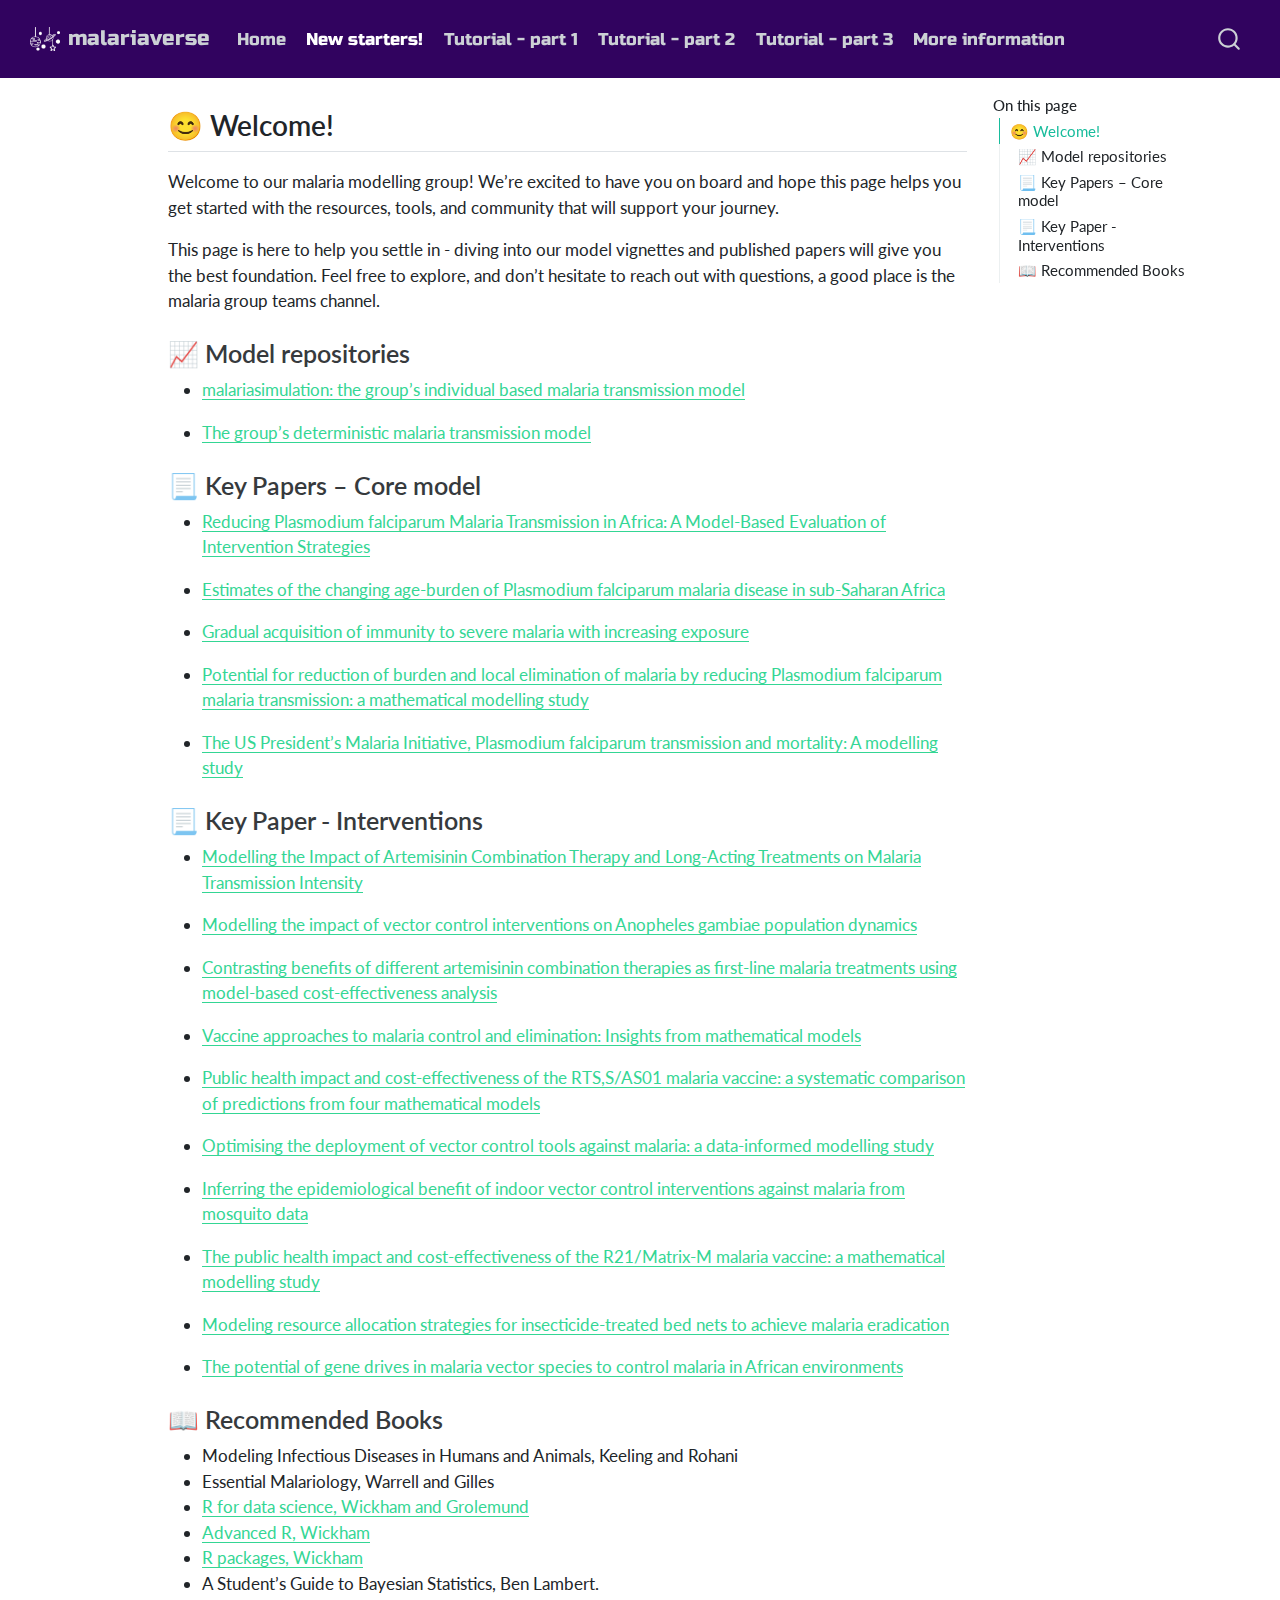
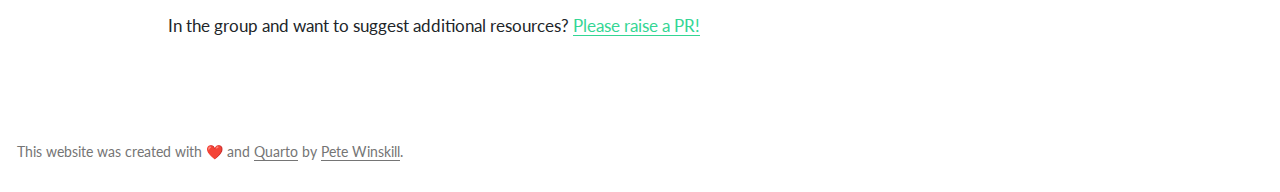
<file: docs/onboard.html>
<!DOCTYPE html>
<html xmlns="http://www.w3.org/1999/xhtml" lang="en" xml:lang="en"><head>

<meta charset="utf-8">
<meta name="generator" content="quarto-1.5.57">

<meta name="viewport" content="width=device-width, initial-scale=1.0, user-scalable=yes">


<title>onboard – malariaverse</title>
<style>
code{white-space: pre-wrap;}
span.smallcaps{font-variant: small-caps;}
div.columns{display: flex; gap: min(4vw, 1.5em);}
div.column{flex: auto; overflow-x: auto;}
div.hanging-indent{margin-left: 1.5em; text-indent: -1.5em;}
ul.task-list{list-style: none;}
ul.task-list li input[type="checkbox"] {
  width: 0.8em;
  margin: 0 0.8em 0.2em -1em; /* quarto-specific, see https://github.com/quarto-dev/quarto-cli/issues/4556 */ 
  vertical-align: middle;
}
</style>


<script src="site_libs/quarto-nav/quarto-nav.js"></script>
<script src="site_libs/quarto-nav/headroom.min.js"></script>
<script src="site_libs/clipboard/clipboard.min.js"></script>
<script src="site_libs/quarto-search/autocomplete.umd.js"></script>
<script src="site_libs/quarto-search/fuse.min.js"></script>
<script src="site_libs/quarto-search/quarto-search.js"></script>
<meta name="quarto:offset" content="./">
<script src="site_libs/quarto-html/quarto.js"></script>
<script src="site_libs/quarto-html/popper.min.js"></script>
<script src="site_libs/quarto-html/tippy.umd.min.js"></script>
<script src="site_libs/quarto-html/anchor.min.js"></script>
<link href="site_libs/quarto-html/tippy.css" rel="stylesheet">
<link href="site_libs/quarto-html/quarto-syntax-highlighting.css" rel="stylesheet" id="quarto-text-highlighting-styles">
<script src="site_libs/bootstrap/bootstrap.min.js"></script>
<link href="site_libs/bootstrap/bootstrap-icons.css" rel="stylesheet">
<link href="site_libs/bootstrap/bootstrap.min.css" rel="stylesheet" id="quarto-bootstrap" data-mode="light">
<script id="quarto-search-options" type="application/json">{
  "location": "navbar",
  "copy-button": false,
  "collapse-after": 3,
  "panel-placement": "end",
  "type": "overlay",
  "limit": 50,
  "keyboard-shortcut": [
    "f",
    "/",
    "s"
  ],
  "show-item-context": false,
  "language": {
    "search-no-results-text": "No results",
    "search-matching-documents-text": "matching documents",
    "search-copy-link-title": "Copy link to search",
    "search-hide-matches-text": "Hide additional matches",
    "search-more-match-text": "more match in this document",
    "search-more-matches-text": "more matches in this document",
    "search-clear-button-title": "Clear",
    "search-text-placeholder": "",
    "search-detached-cancel-button-title": "Cancel",
    "search-submit-button-title": "Submit",
    "search-label": "Search"
  }
}</script>


<link rel="stylesheet" href="styles.css">
</head>

<body class="nav-fixed">

<div id="quarto-search-results"></div>
  <header id="quarto-header" class="headroom fixed-top">
    <nav class="navbar navbar-expand-lg " data-bs-theme="dark">
      <div class="navbar-container container-fluid">
      <div class="navbar-brand-container mx-auto">
    <a href="./index.html" class="navbar-brand navbar-brand-logo">
    <img src="./images/malariaverse_white.png" alt="" class="navbar-logo">
    </a>
    <a class="navbar-brand" href="./index.html">
    <span class="navbar-title">malariaverse</span>
    </a>
  </div>
            <div id="quarto-search" class="" title="Search"></div>
          <button class="navbar-toggler" type="button" data-bs-toggle="collapse" data-bs-target="#navbarCollapse" aria-controls="navbarCollapse" role="menu" aria-expanded="false" aria-label="Toggle navigation" onclick="if (window.quartoToggleHeadroom) { window.quartoToggleHeadroom(); }">
  <span class="navbar-toggler-icon"></span>
</button>
          <div class="collapse navbar-collapse" id="navbarCollapse">
            <ul class="navbar-nav navbar-nav-scroll me-auto">
  <li class="nav-item">
    <a class="nav-link" href="./index.html"> 
<span class="menu-text">Home</span></a>
  </li>  
  <li class="nav-item">
    <a class="nav-link active" href="./onboard.html" aria-current="page"> 
<span class="menu-text">New starters!</span></a>
  </li>  
  <li class="nav-item">
    <a class="nav-link" href="./tutorial1.html"> 
<span class="menu-text">Tutorial - part 1</span></a>
  </li>  
  <li class="nav-item">
    <a class="nav-link" href="./tutorial2.html"> 
<span class="menu-text">Tutorial - part 2</span></a>
  </li>  
  <li class="nav-item">
    <a class="nav-link" href="./tutorial3.html"> 
<span class="menu-text">Tutorial - part 3</span></a>
  </li>  
  <li class="nav-item">
    <a class="nav-link" href="./about.html"> 
<span class="menu-text">More information</span></a>
  </li>  
</ul>
          </div> <!-- /navcollapse -->
            <div class="quarto-navbar-tools">
</div>
      </div> <!-- /container-fluid -->
    </nav>
</header>
<!-- content -->
<div id="quarto-content" class="quarto-container page-columns page-rows-contents page-layout-article page-navbar">
<!-- sidebar -->
<!-- margin-sidebar -->
    <div id="quarto-margin-sidebar" class="sidebar margin-sidebar">
        <nav id="TOC" role="doc-toc" class="toc-active">
    <h2 id="toc-title">On this page</h2>
   
  <ul>
  <li><a href="#welcome" id="toc-welcome" class="nav-link active" data-scroll-target="#welcome">😊 Welcome!</a>
  <ul class="collapse">
  <li><a href="#model-repositories" id="toc-model-repositories" class="nav-link" data-scroll-target="#model-repositories">📈 Model repositories</a></li>
  <li><a href="#key-papers-core-model" id="toc-key-papers-core-model" class="nav-link" data-scroll-target="#key-papers-core-model">📃 Key Papers – Core model</a></li>
  <li><a href="#key-paper---interventions" id="toc-key-paper---interventions" class="nav-link" data-scroll-target="#key-paper---interventions">📃 Key Paper - Interventions</a></li>
  <li><a href="#recommended-books" id="toc-recommended-books" class="nav-link" data-scroll-target="#recommended-books">📖 Recommended Books</a></li>
  </ul></li>
  </ul>
</nav>
    </div>
<!-- main -->
<main class="content" id="quarto-document-content">




<section id="welcome" class="level2">
<h2 class="anchored" data-anchor-id="welcome">😊 Welcome!</h2>
<p>Welcome to our malaria modelling group! We’re excited to have you on board and hope this page helps you get started with the resources, tools, and community that will support your journey.</p>
<p>This page is here to help you settle in - diving into our model vignettes and published papers will give you the best foundation. Feel free to explore, and don’t hesitate to reach out with questions, a good place is the malaria group teams channel.</p>
<section id="model-repositories" class="level3">
<h3 class="anchored" data-anchor-id="model-repositories">📈 Model repositories</h3>
<ul>
<li><p><a href="https://mrc-ide.github.io/malariasimulation/">malariasimulation: the group’s individual based malaria transmission model</a></p></li>
<li><p><a href="https://mrc-ide.github.io/deterministic-malaria-model/index">The group’s deterministic malaria transmission model</a></p></li>
</ul>
</section>
<section id="key-papers-core-model" class="level3">
<h3 class="anchored" data-anchor-id="key-papers-core-model">📃 Key Papers – Core model</h3>
<ul>
<li><p><a href="https://journals.plos.org/plosmedicine/article?id=10.1371/journal.pmed.1000324">Reducing Plasmodium falciparum Malaria Transmission in Africa: A Model-Based Evaluation of Intervention Strategies</a></p></li>
<li><p><a href="https://www.nature.com/articles/ncomms4136">Estimates of the changing age-burden of Plasmodium falciparum malaria disease in sub-Saharan Africa</a></p></li>
<li><p><a href="https://royalsocietypublishing.org/doi/full/10.1098/rspb.2014.2657">Gradual acquisition of immunity to severe malaria with increasing exposure</a></p></li>
<li><p><a href="https://www.sciencedirect.com/science/article/pii/S1473309915004235">Potential for reduction of burden and local elimination of malaria by reducing Plasmodium falciparum malaria transmission: a mathematical modelling study</a></p></li>
<li><p><a href="https://journals.plos.org/plosmedicine/article?id=10.1371/journal.pmed.1002448">The US President’s Malaria Initiative, Plasmodium falciparum transmission and mortality: A modelling study</a></p></li>
</ul>
</section>
<section id="key-paper---interventions" class="level3">
<h3 class="anchored" data-anchor-id="key-paper---interventions">📃 Key Paper - Interventions</h3>
<ul>
<li><p><a href="https://journals.plos.org/plosmedicine/article?id=10.1371/journal.pmed.0050226">Modelling the Impact of Artemisinin Combination Therapy and Long-Acting Treatments on Malaria Transmission Intensity</a></p></li>
<li><p><a href="https://link.springer.com/article/10.1186/1756-3305-4-153">Modelling the impact of vector control interventions on Anopheles gambiae population dynamics</a></p></li>
<li><p><a href="https://www.nature.com/articles/ncomms6606">Contrasting benefits of different artemisinin combination therapies as first-line malaria treatments using model-based cost-effectiveness analysis</a></p></li>
<li><p><a href="https://www.sciencedirect.com/science/article/pii/S0264410X15013894">Vaccine approaches to malaria control and elimination: Insights from mathematical models</a></p></li>
<li><p><a href="https://www.sciencedirect.com/science/article/pii/S0140673615007254">Public health impact and cost-effectiveness of the RTS,S/AS01 malaria vaccine: a systematic comparison of predictions from four mathematical models</a></p></li>
<li><p><a href="https://www.thelancet.com/journals/lanplh/article/PIIS2542-5196(21)00296-5/fulltext">Optimising the deployment of vector control tools against malaria: a data-informed modelling study</a></p></li>
<li><p><a href="https://www.nature.com/articles/s41467-022-30700-1">Inferring the epidemiological benefit of indoor vector control interventions against malaria from mosquito data</a></p></li>
<li><p><a href="https://www.thelancet.com/journals/laninf/article/PIIS1473-3099(23)00816-2/fulltext">The public health impact and cost-effectiveness of the R21/Matrix-M malaria vaccine: a mathematical modelling study</a></p></li>
<li><p><a href="https://elifesciences.org/articles/88283">Modeling resource allocation strategies for insecticide-treated bed nets to achieve malaria eradication</a></p></li>
<li><p><a href="https://www.nature.com/articles/s41467-024-53065-z">The potential of gene drives in malaria vector species to control malaria in African environments</a></p></li>
</ul>
</section>
<section id="recommended-books" class="level3">
<h3 class="anchored" data-anchor-id="recommended-books">📖 Recommended Books</h3>
<ul>
<li>Modeling Infectious Diseases in Humans and Animals, Keeling and Rohani</li>
<li>Essential Malariology, Warrell and Gilles</li>
<li><a href="https://r4ds.had.co.nz/">R for data science, Wickham and Grolemund</a></li>
<li><a href="https://adv-r.hadley.nz/">Advanced R, Wickham</a></li>
<li><a href="https://r-pkgs.org/">R packages, Wickham</a></li>
<li>A Student’s Guide to Bayesian Statistics, Ben Lambert.</li>
</ul>
<p>In the group and want to suggest additional resources? <a href="https://github.com/mrc-ide/malariaverse/pulls">Please raise a PR!</a></p>


</section>
</section>

</main> <!-- /main -->
<script id="quarto-html-after-body" type="application/javascript">
window.document.addEventListener("DOMContentLoaded", function (event) {
  const toggleBodyColorMode = (bsSheetEl) => {
    const mode = bsSheetEl.getAttribute("data-mode");
    const bodyEl = window.document.querySelector("body");
    if (mode === "dark") {
      bodyEl.classList.add("quarto-dark");
      bodyEl.classList.remove("quarto-light");
    } else {
      bodyEl.classList.add("quarto-light");
      bodyEl.classList.remove("quarto-dark");
    }
  }
  const toggleBodyColorPrimary = () => {
    const bsSheetEl = window.document.querySelector("link#quarto-bootstrap");
    if (bsSheetEl) {
      toggleBodyColorMode(bsSheetEl);
    }
  }
  toggleBodyColorPrimary();  
  const icon = "";
  const anchorJS = new window.AnchorJS();
  anchorJS.options = {
    placement: 'right',
    icon: icon
  };
  anchorJS.add('.anchored');
  const isCodeAnnotation = (el) => {
    for (const clz of el.classList) {
      if (clz.startsWith('code-annotation-')) {                     
        return true;
      }
    }
    return false;
  }
  const onCopySuccess = function(e) {
    // button target
    const button = e.trigger;
    // don't keep focus
    button.blur();
    // flash "checked"
    button.classList.add('code-copy-button-checked');
    var currentTitle = button.getAttribute("title");
    button.setAttribute("title", "Copied!");
    let tooltip;
    if (window.bootstrap) {
      button.setAttribute("data-bs-toggle", "tooltip");
      button.setAttribute("data-bs-placement", "left");
      button.setAttribute("data-bs-title", "Copied!");
      tooltip = new bootstrap.Tooltip(button, 
        { trigger: "manual", 
          customClass: "code-copy-button-tooltip",
          offset: [0, -8]});
      tooltip.show();    
    }
    setTimeout(function() {
      if (tooltip) {
        tooltip.hide();
        button.removeAttribute("data-bs-title");
        button.removeAttribute("data-bs-toggle");
        button.removeAttribute("data-bs-placement");
      }
      button.setAttribute("title", currentTitle);
      button.classList.remove('code-copy-button-checked');
    }, 1000);
    // clear code selection
    e.clearSelection();
  }
  const getTextToCopy = function(trigger) {
      const codeEl = trigger.previousElementSibling.cloneNode(true);
      for (const childEl of codeEl.children) {
        if (isCodeAnnotation(childEl)) {
          childEl.remove();
        }
      }
      return codeEl.innerText;
  }
  const clipboard = new window.ClipboardJS('.code-copy-button:not([data-in-quarto-modal])', {
    text: getTextToCopy
  });
  clipboard.on('success', onCopySuccess);
  if (window.document.getElementById('quarto-embedded-source-code-modal')) {
    // For code content inside modals, clipBoardJS needs to be initialized with a container option
    // TODO: Check when it could be a function (https://github.com/zenorocha/clipboard.js/issues/860)
    const clipboardModal = new window.ClipboardJS('.code-copy-button[data-in-quarto-modal]', {
      text: getTextToCopy,
      container: window.document.getElementById('quarto-embedded-source-code-modal')
    });
    clipboardModal.on('success', onCopySuccess);
  }
    var localhostRegex = new RegExp(/^(?:http|https):\/\/localhost\:?[0-9]*\//);
    var mailtoRegex = new RegExp(/^mailto:/);
      var filterRegex = new RegExp('/' + window.location.host + '/');
    var isInternal = (href) => {
        return filterRegex.test(href) || localhostRegex.test(href) || mailtoRegex.test(href);
    }
    // Inspect non-navigation links and adorn them if external
 	var links = window.document.querySelectorAll('a[href]:not(.nav-link):not(.navbar-brand):not(.toc-action):not(.sidebar-link):not(.sidebar-item-toggle):not(.pagination-link):not(.no-external):not([aria-hidden]):not(.dropdown-item):not(.quarto-navigation-tool):not(.about-link)');
    for (var i=0; i<links.length; i++) {
      const link = links[i];
      if (!isInternal(link.href)) {
        // undo the damage that might have been done by quarto-nav.js in the case of
        // links that we want to consider external
        if (link.dataset.originalHref !== undefined) {
          link.href = link.dataset.originalHref;
        }
      }
    }
  function tippyHover(el, contentFn, onTriggerFn, onUntriggerFn) {
    const config = {
      allowHTML: true,
      maxWidth: 500,
      delay: 100,
      arrow: false,
      appendTo: function(el) {
          return el.parentElement;
      },
      interactive: true,
      interactiveBorder: 10,
      theme: 'quarto',
      placement: 'bottom-start',
    };
    if (contentFn) {
      config.content = contentFn;
    }
    if (onTriggerFn) {
      config.onTrigger = onTriggerFn;
    }
    if (onUntriggerFn) {
      config.onUntrigger = onUntriggerFn;
    }
    window.tippy(el, config); 
  }
  const noterefs = window.document.querySelectorAll('a[role="doc-noteref"]');
  for (var i=0; i<noterefs.length; i++) {
    const ref = noterefs[i];
    tippyHover(ref, function() {
      // use id or data attribute instead here
      let href = ref.getAttribute('data-footnote-href') || ref.getAttribute('href');
      try { href = new URL(href).hash; } catch {}
      const id = href.replace(/^#\/?/, "");
      const note = window.document.getElementById(id);
      if (note) {
        return note.innerHTML;
      } else {
        return "";
      }
    });
  }
  const xrefs = window.document.querySelectorAll('a.quarto-xref');
  const processXRef = (id, note) => {
    // Strip column container classes
    const stripColumnClz = (el) => {
      el.classList.remove("page-full", "page-columns");
      if (el.children) {
        for (const child of el.children) {
          stripColumnClz(child);
        }
      }
    }
    stripColumnClz(note)
    if (id === null || id.startsWith('sec-')) {
      // Special case sections, only their first couple elements
      const container = document.createElement("div");
      if (note.children && note.children.length > 2) {
        container.appendChild(note.children[0].cloneNode(true));
        for (let i = 1; i < note.children.length; i++) {
          const child = note.children[i];
          if (child.tagName === "P" && child.innerText === "") {
            continue;
          } else {
            container.appendChild(child.cloneNode(true));
            break;
          }
        }
        if (window.Quarto?.typesetMath) {
          window.Quarto.typesetMath(container);
        }
        return container.innerHTML
      } else {
        if (window.Quarto?.typesetMath) {
          window.Quarto.typesetMath(note);
        }
        return note.innerHTML;
      }
    } else {
      // Remove any anchor links if they are present
      const anchorLink = note.querySelector('a.anchorjs-link');
      if (anchorLink) {
        anchorLink.remove();
      }
      if (window.Quarto?.typesetMath) {
        window.Quarto.typesetMath(note);
      }
      // TODO in 1.5, we should make sure this works without a callout special case
      if (note.classList.contains("callout")) {
        return note.outerHTML;
      } else {
        return note.innerHTML;
      }
    }
  }
  for (var i=0; i<xrefs.length; i++) {
    const xref = xrefs[i];
    tippyHover(xref, undefined, function(instance) {
      instance.disable();
      let url = xref.getAttribute('href');
      let hash = undefined; 
      if (url.startsWith('#')) {
        hash = url;
      } else {
        try { hash = new URL(url).hash; } catch {}
      }
      if (hash) {
        const id = hash.replace(/^#\/?/, "");
        const note = window.document.getElementById(id);
        if (note !== null) {
          try {
            const html = processXRef(id, note.cloneNode(true));
            instance.setContent(html);
          } finally {
            instance.enable();
            instance.show();
          }
        } else {
          // See if we can fetch this
          fetch(url.split('#')[0])
          .then(res => res.text())
          .then(html => {
            const parser = new DOMParser();
            const htmlDoc = parser.parseFromString(html, "text/html");
            const note = htmlDoc.getElementById(id);
            if (note !== null) {
              const html = processXRef(id, note);
              instance.setContent(html);
            } 
          }).finally(() => {
            instance.enable();
            instance.show();
          });
        }
      } else {
        // See if we can fetch a full url (with no hash to target)
        // This is a special case and we should probably do some content thinning / targeting
        fetch(url)
        .then(res => res.text())
        .then(html => {
          const parser = new DOMParser();
          const htmlDoc = parser.parseFromString(html, "text/html");
          const note = htmlDoc.querySelector('main.content');
          if (note !== null) {
            // This should only happen for chapter cross references
            // (since there is no id in the URL)
            // remove the first header
            if (note.children.length > 0 && note.children[0].tagName === "HEADER") {
              note.children[0].remove();
            }
            const html = processXRef(null, note);
            instance.setContent(html);
          } 
        }).finally(() => {
          instance.enable();
          instance.show();
        });
      }
    }, function(instance) {
    });
  }
      let selectedAnnoteEl;
      const selectorForAnnotation = ( cell, annotation) => {
        let cellAttr = 'data-code-cell="' + cell + '"';
        let lineAttr = 'data-code-annotation="' +  annotation + '"';
        const selector = 'span[' + cellAttr + '][' + lineAttr + ']';
        return selector;
      }
      const selectCodeLines = (annoteEl) => {
        const doc = window.document;
        const targetCell = annoteEl.getAttribute("data-target-cell");
        const targetAnnotation = annoteEl.getAttribute("data-target-annotation");
        const annoteSpan = window.document.querySelector(selectorForAnnotation(targetCell, targetAnnotation));
        const lines = annoteSpan.getAttribute("data-code-lines").split(",");
        const lineIds = lines.map((line) => {
          return targetCell + "-" + line;
        })
        let top = null;
        let height = null;
        let parent = null;
        if (lineIds.length > 0) {
            //compute the position of the single el (top and bottom and make a div)
            const el = window.document.getElementById(lineIds[0]);
            top = el.offsetTop;
            height = el.offsetHeight;
            parent = el.parentElement.parentElement;
          if (lineIds.length > 1) {
            const lastEl = window.document.getElementById(lineIds[lineIds.length - 1]);
            const bottom = lastEl.offsetTop + lastEl.offsetHeight;
            height = bottom - top;
          }
          if (top !== null && height !== null && parent !== null) {
            // cook up a div (if necessary) and position it 
            let div = window.document.getElementById("code-annotation-line-highlight");
            if (div === null) {
              div = window.document.createElement("div");
              div.setAttribute("id", "code-annotation-line-highlight");
              div.style.position = 'absolute';
              parent.appendChild(div);
            }
            div.style.top = top - 2 + "px";
            div.style.height = height + 4 + "px";
            div.style.left = 0;
            let gutterDiv = window.document.getElementById("code-annotation-line-highlight-gutter");
            if (gutterDiv === null) {
              gutterDiv = window.document.createElement("div");
              gutterDiv.setAttribute("id", "code-annotation-line-highlight-gutter");
              gutterDiv.style.position = 'absolute';
              const codeCell = window.document.getElementById(targetCell);
              const gutter = codeCell.querySelector('.code-annotation-gutter');
              gutter.appendChild(gutterDiv);
            }
            gutterDiv.style.top = top - 2 + "px";
            gutterDiv.style.height = height + 4 + "px";
          }
          selectedAnnoteEl = annoteEl;
        }
      };
      const unselectCodeLines = () => {
        const elementsIds = ["code-annotation-line-highlight", "code-annotation-line-highlight-gutter"];
        elementsIds.forEach((elId) => {
          const div = window.document.getElementById(elId);
          if (div) {
            div.remove();
          }
        });
        selectedAnnoteEl = undefined;
      };
        // Handle positioning of the toggle
    window.addEventListener(
      "resize",
      throttle(() => {
        elRect = undefined;
        if (selectedAnnoteEl) {
          selectCodeLines(selectedAnnoteEl);
        }
      }, 10)
    );
    function throttle(fn, ms) {
    let throttle = false;
    let timer;
      return (...args) => {
        if(!throttle) { // first call gets through
            fn.apply(this, args);
            throttle = true;
        } else { // all the others get throttled
            if(timer) clearTimeout(timer); // cancel #2
            timer = setTimeout(() => {
              fn.apply(this, args);
              timer = throttle = false;
            }, ms);
        }
      };
    }
      // Attach click handler to the DT
      const annoteDls = window.document.querySelectorAll('dt[data-target-cell]');
      for (const annoteDlNode of annoteDls) {
        annoteDlNode.addEventListener('click', (event) => {
          const clickedEl = event.target;
          if (clickedEl !== selectedAnnoteEl) {
            unselectCodeLines();
            const activeEl = window.document.querySelector('dt[data-target-cell].code-annotation-active');
            if (activeEl) {
              activeEl.classList.remove('code-annotation-active');
            }
            selectCodeLines(clickedEl);
            clickedEl.classList.add('code-annotation-active');
          } else {
            // Unselect the line
            unselectCodeLines();
            clickedEl.classList.remove('code-annotation-active');
          }
        });
      }
  const findCites = (el) => {
    const parentEl = el.parentElement;
    if (parentEl) {
      const cites = parentEl.dataset.cites;
      if (cites) {
        return {
          el,
          cites: cites.split(' ')
        };
      } else {
        return findCites(el.parentElement)
      }
    } else {
      return undefined;
    }
  };
  var bibliorefs = window.document.querySelectorAll('a[role="doc-biblioref"]');
  for (var i=0; i<bibliorefs.length; i++) {
    const ref = bibliorefs[i];
    const citeInfo = findCites(ref);
    if (citeInfo) {
      tippyHover(citeInfo.el, function() {
        var popup = window.document.createElement('div');
        citeInfo.cites.forEach(function(cite) {
          var citeDiv = window.document.createElement('div');
          citeDiv.classList.add('hanging-indent');
          citeDiv.classList.add('csl-entry');
          var biblioDiv = window.document.getElementById('ref-' + cite);
          if (biblioDiv) {
            citeDiv.innerHTML = biblioDiv.innerHTML;
          }
          popup.appendChild(citeDiv);
        });
        return popup.innerHTML;
      });
    }
  }
});
</script>
</div> <!-- /content -->
<footer class="footer">
  <div class="nav-footer">
    <div class="nav-footer-left">
<p>This website was created with ❤️ and <a href="https://quarto.org/">Quarto</a> by <a href="mailto:p.winskill@imperial.ac.uk">Pete Winskill</a>.</p>
</div>   
    <div class="nav-footer-center">
      &nbsp;
    </div>
    <div class="nav-footer-right">
      &nbsp;
    </div>
  </div>
</footer>




</body></html>
</file>
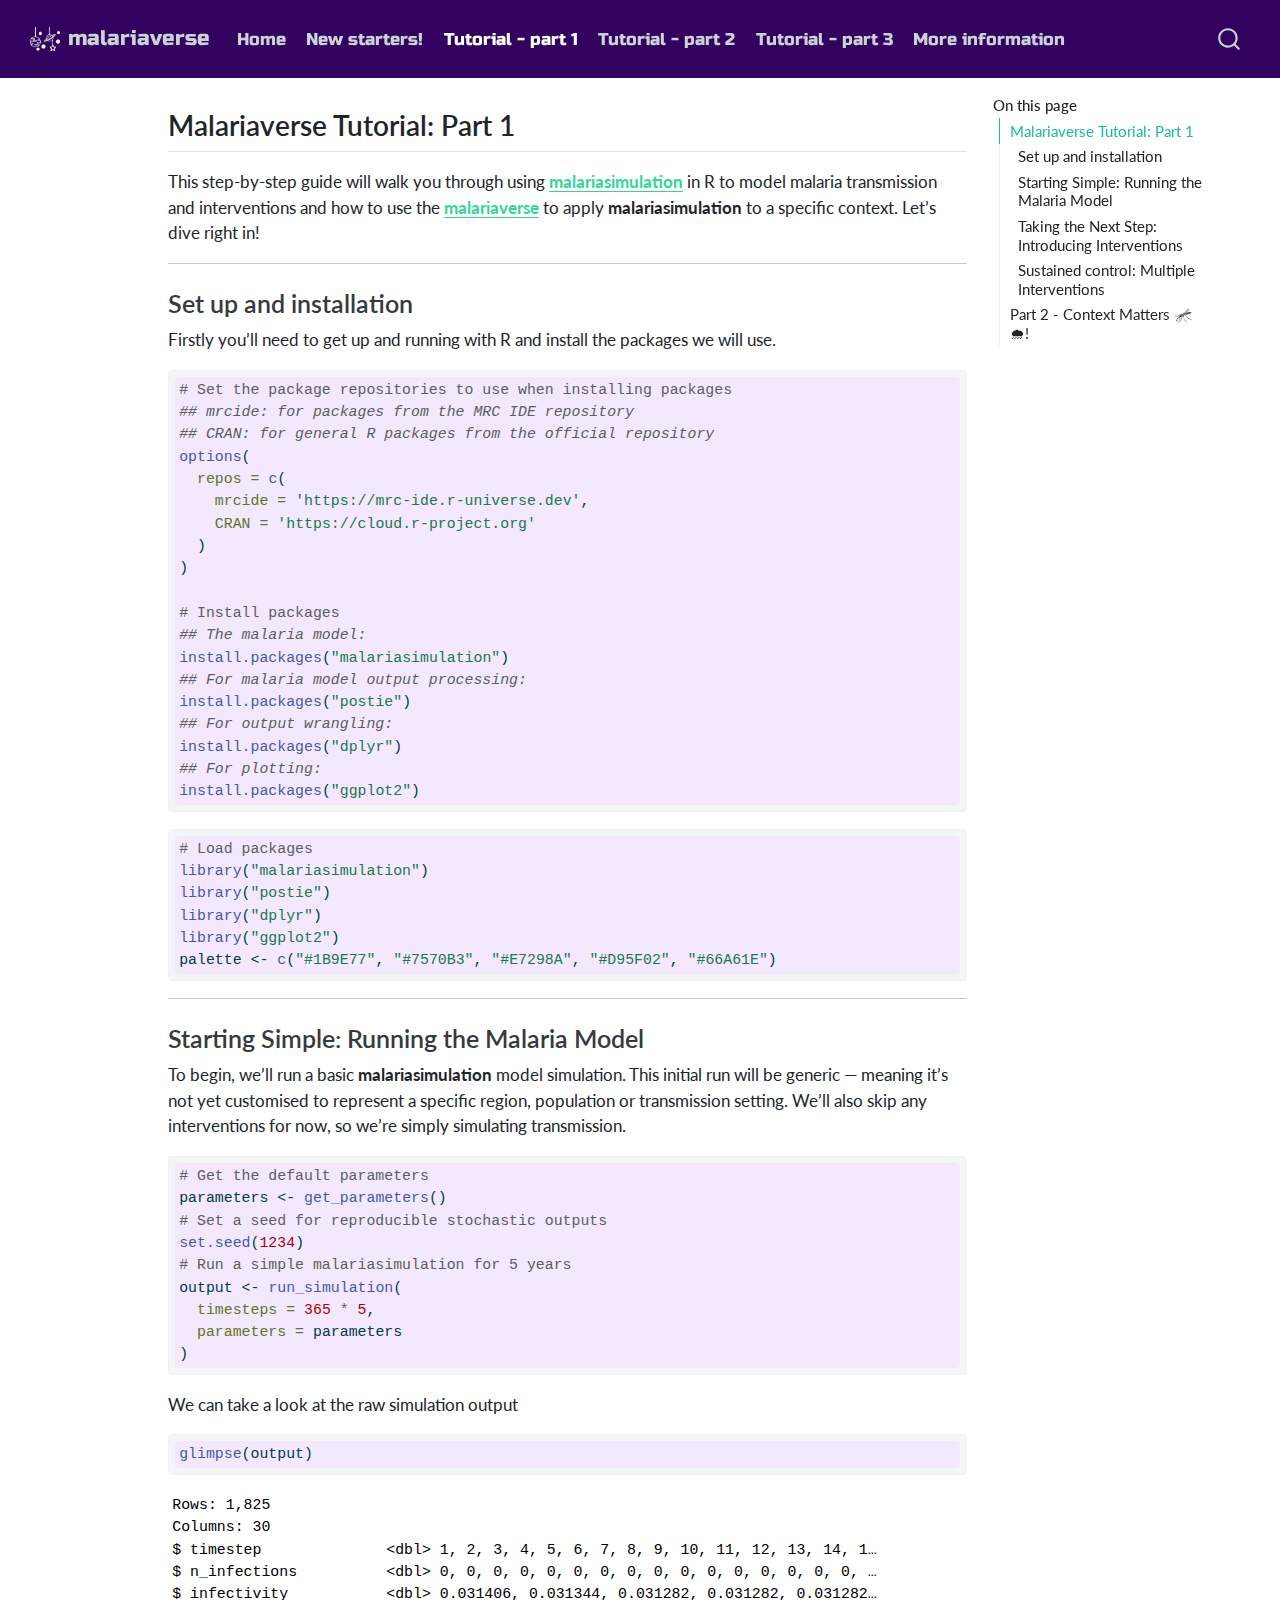
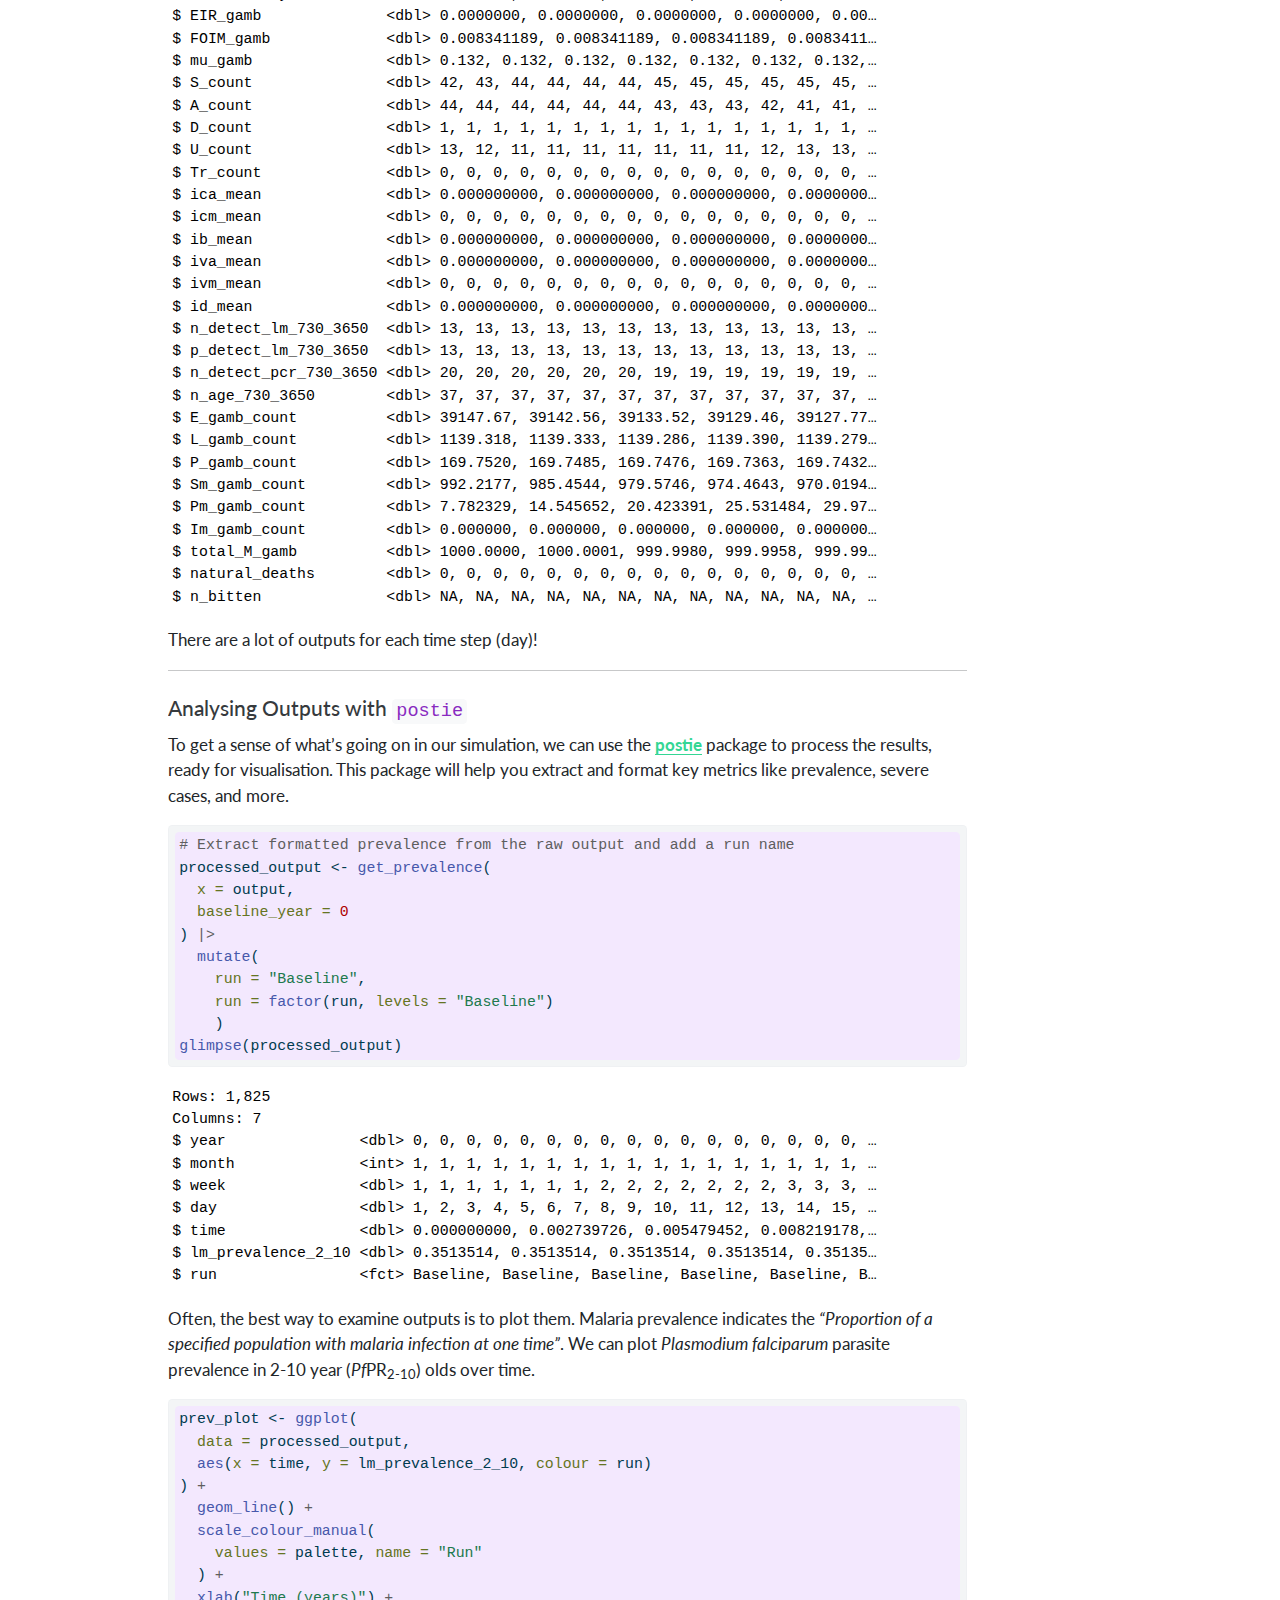
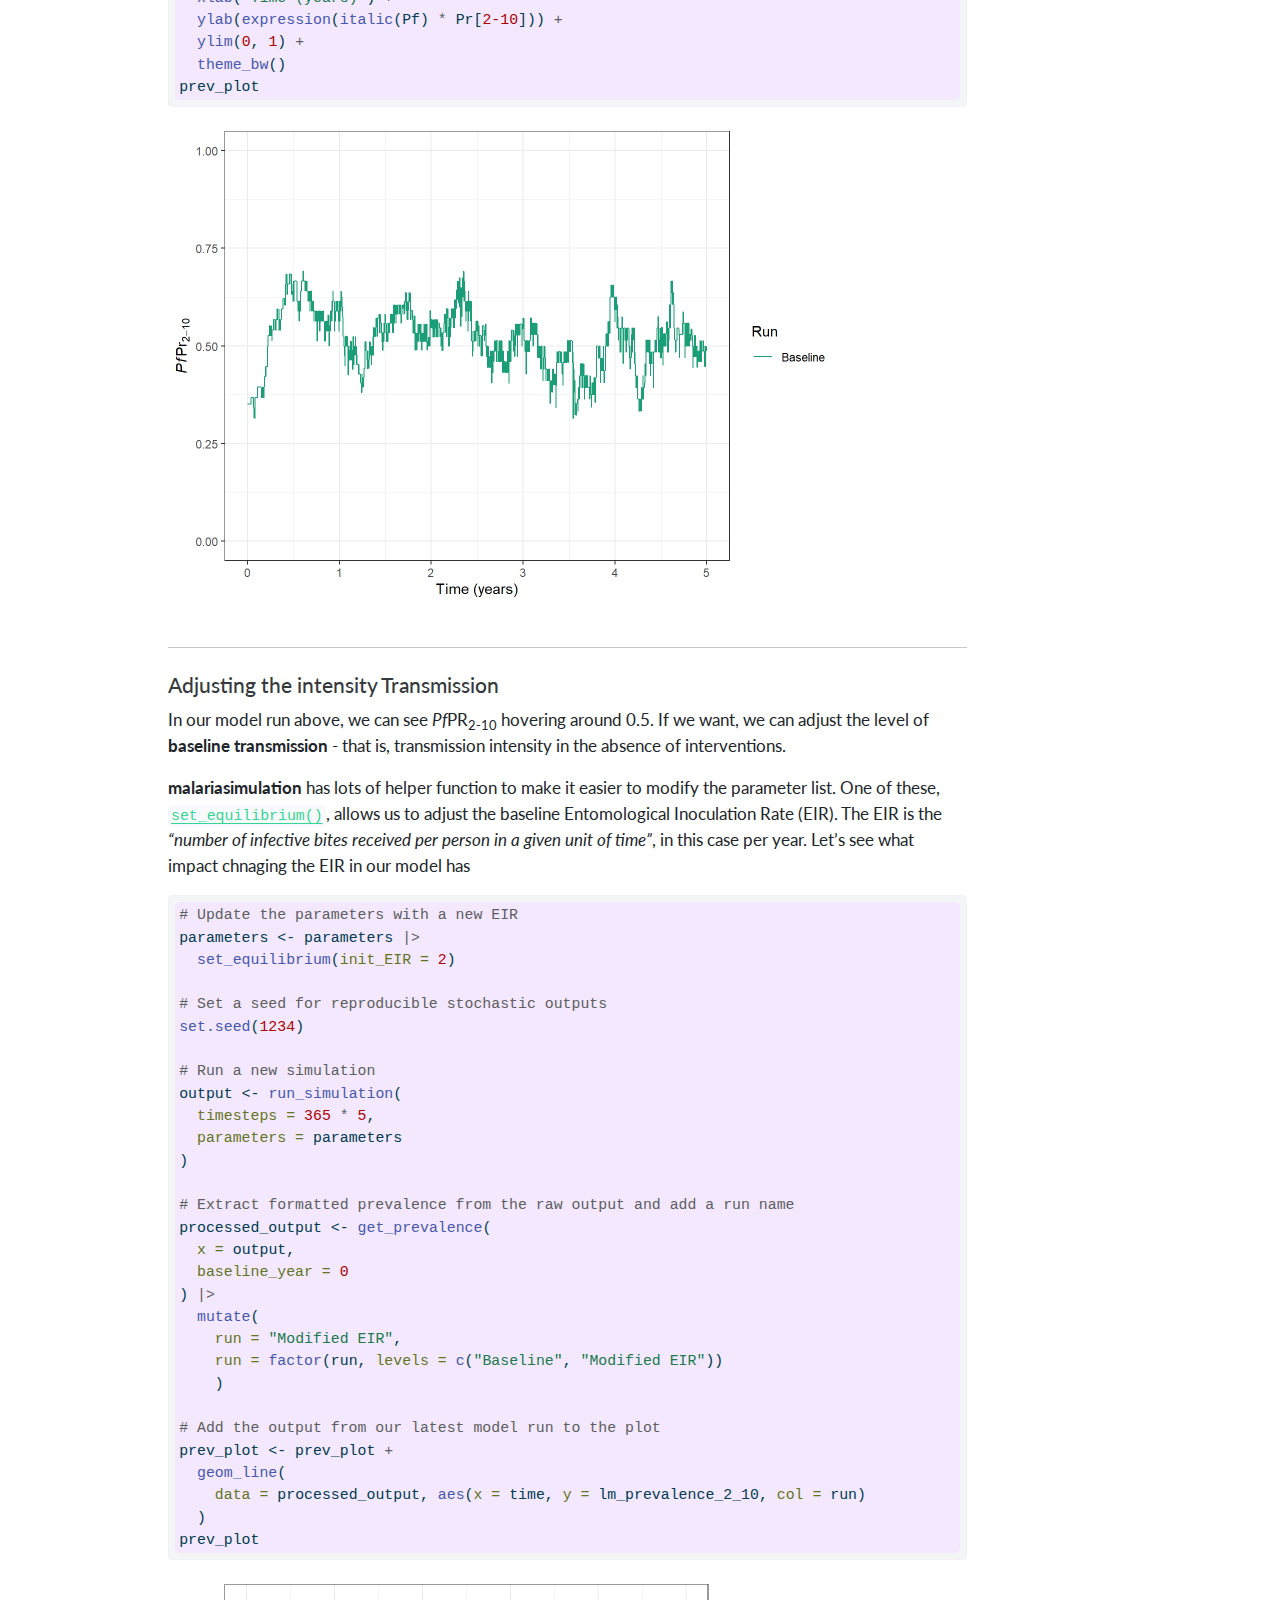
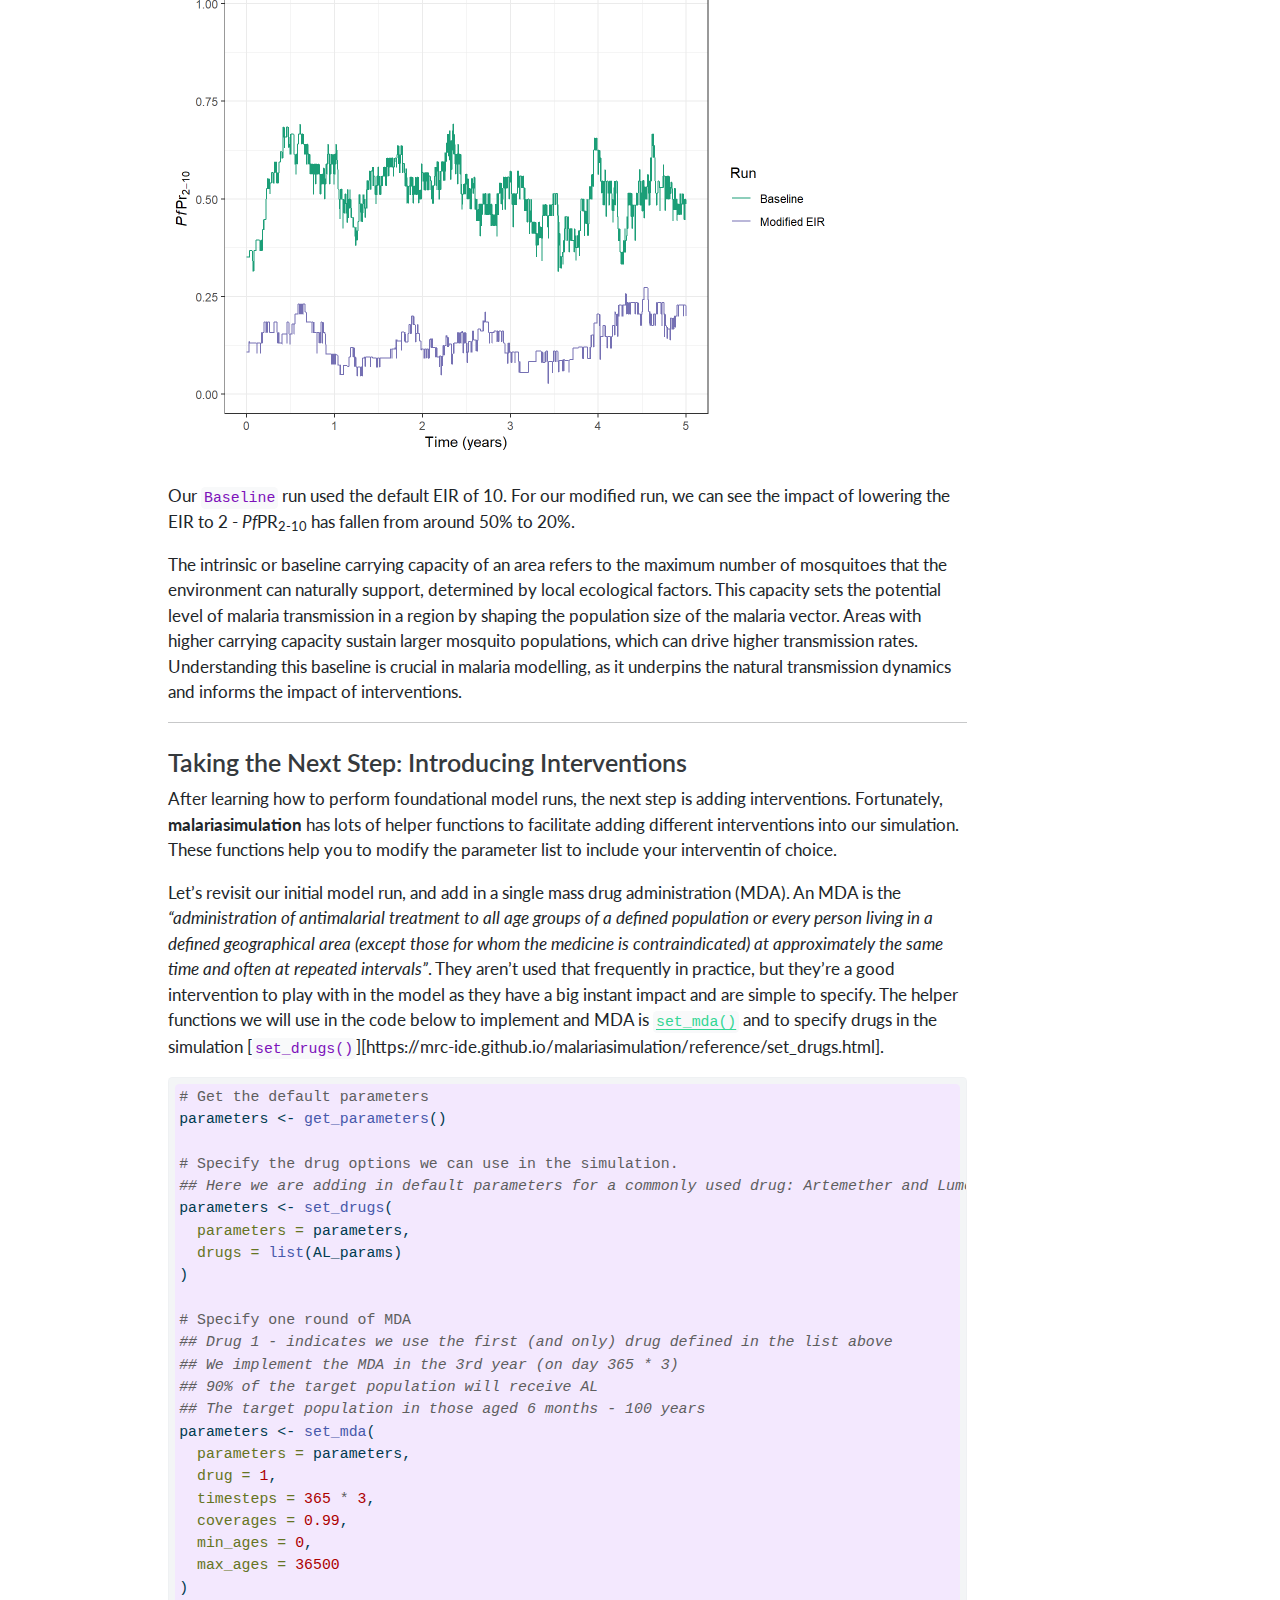
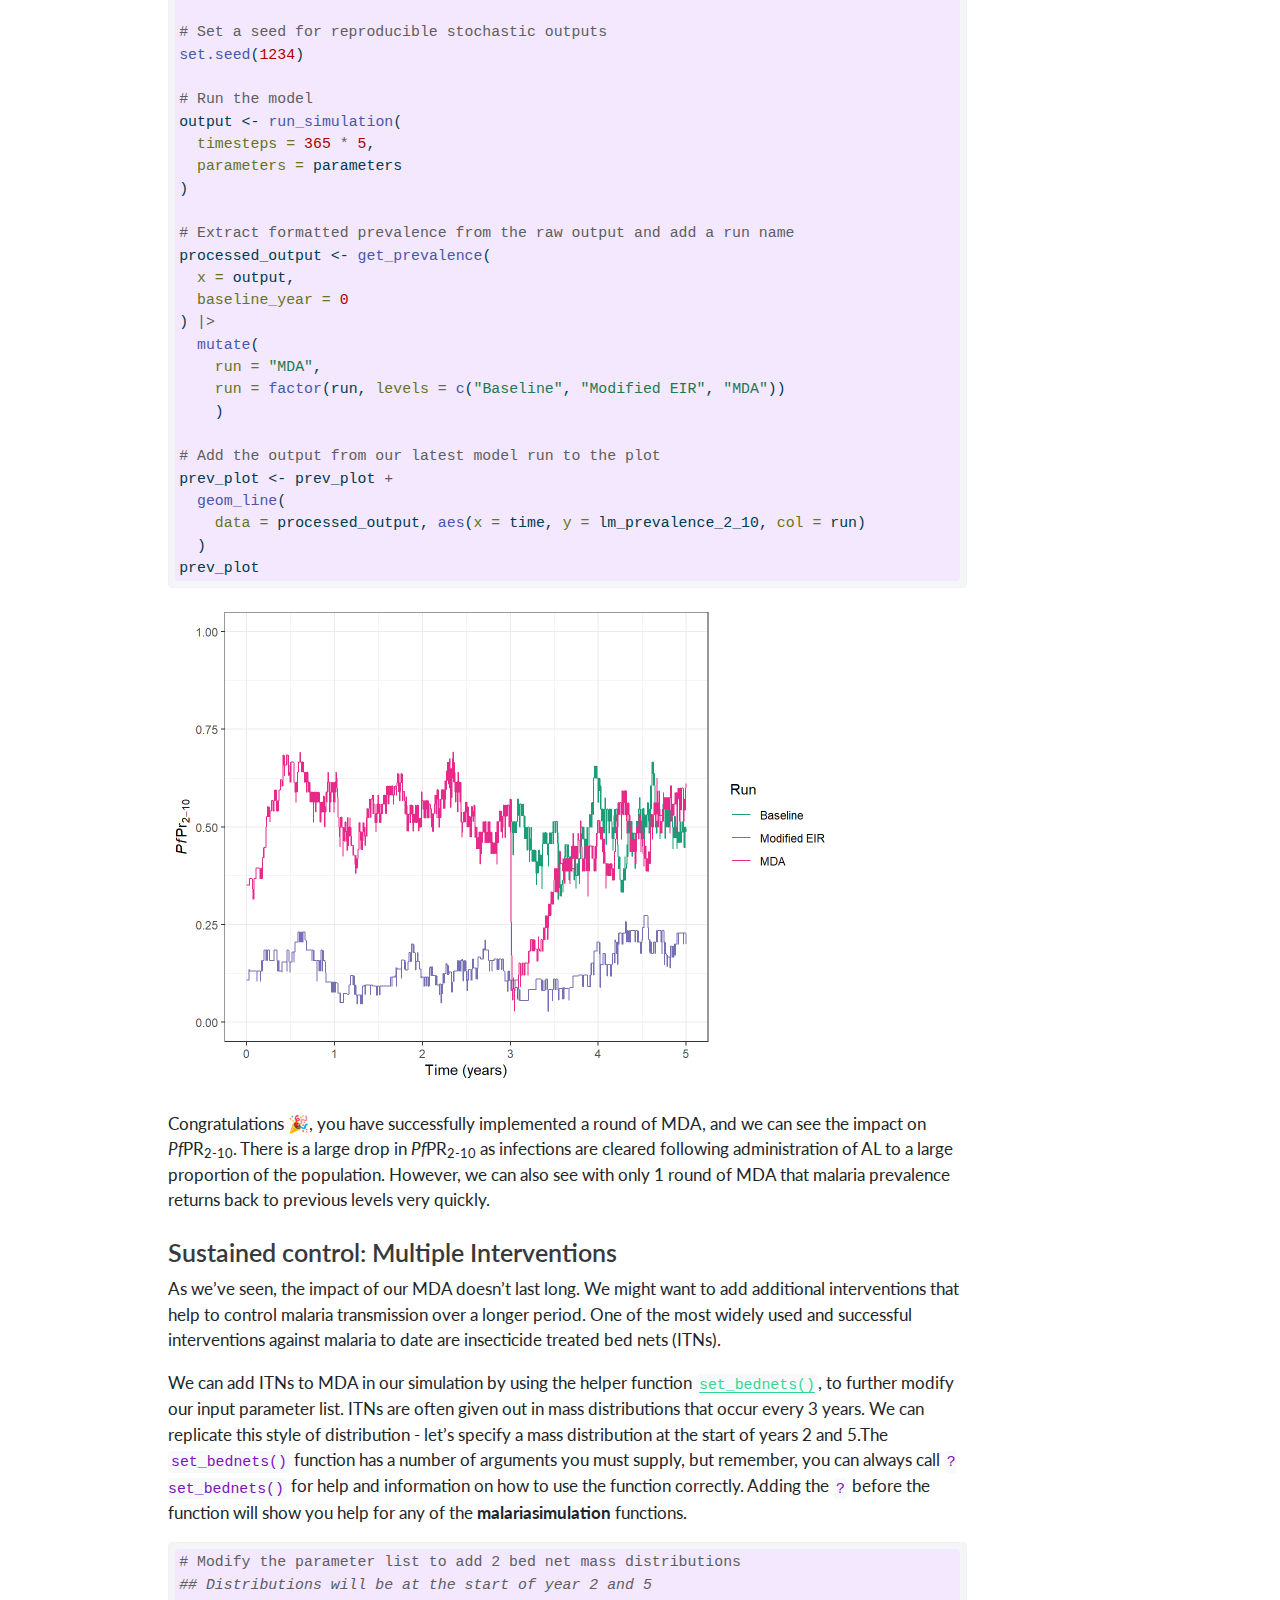
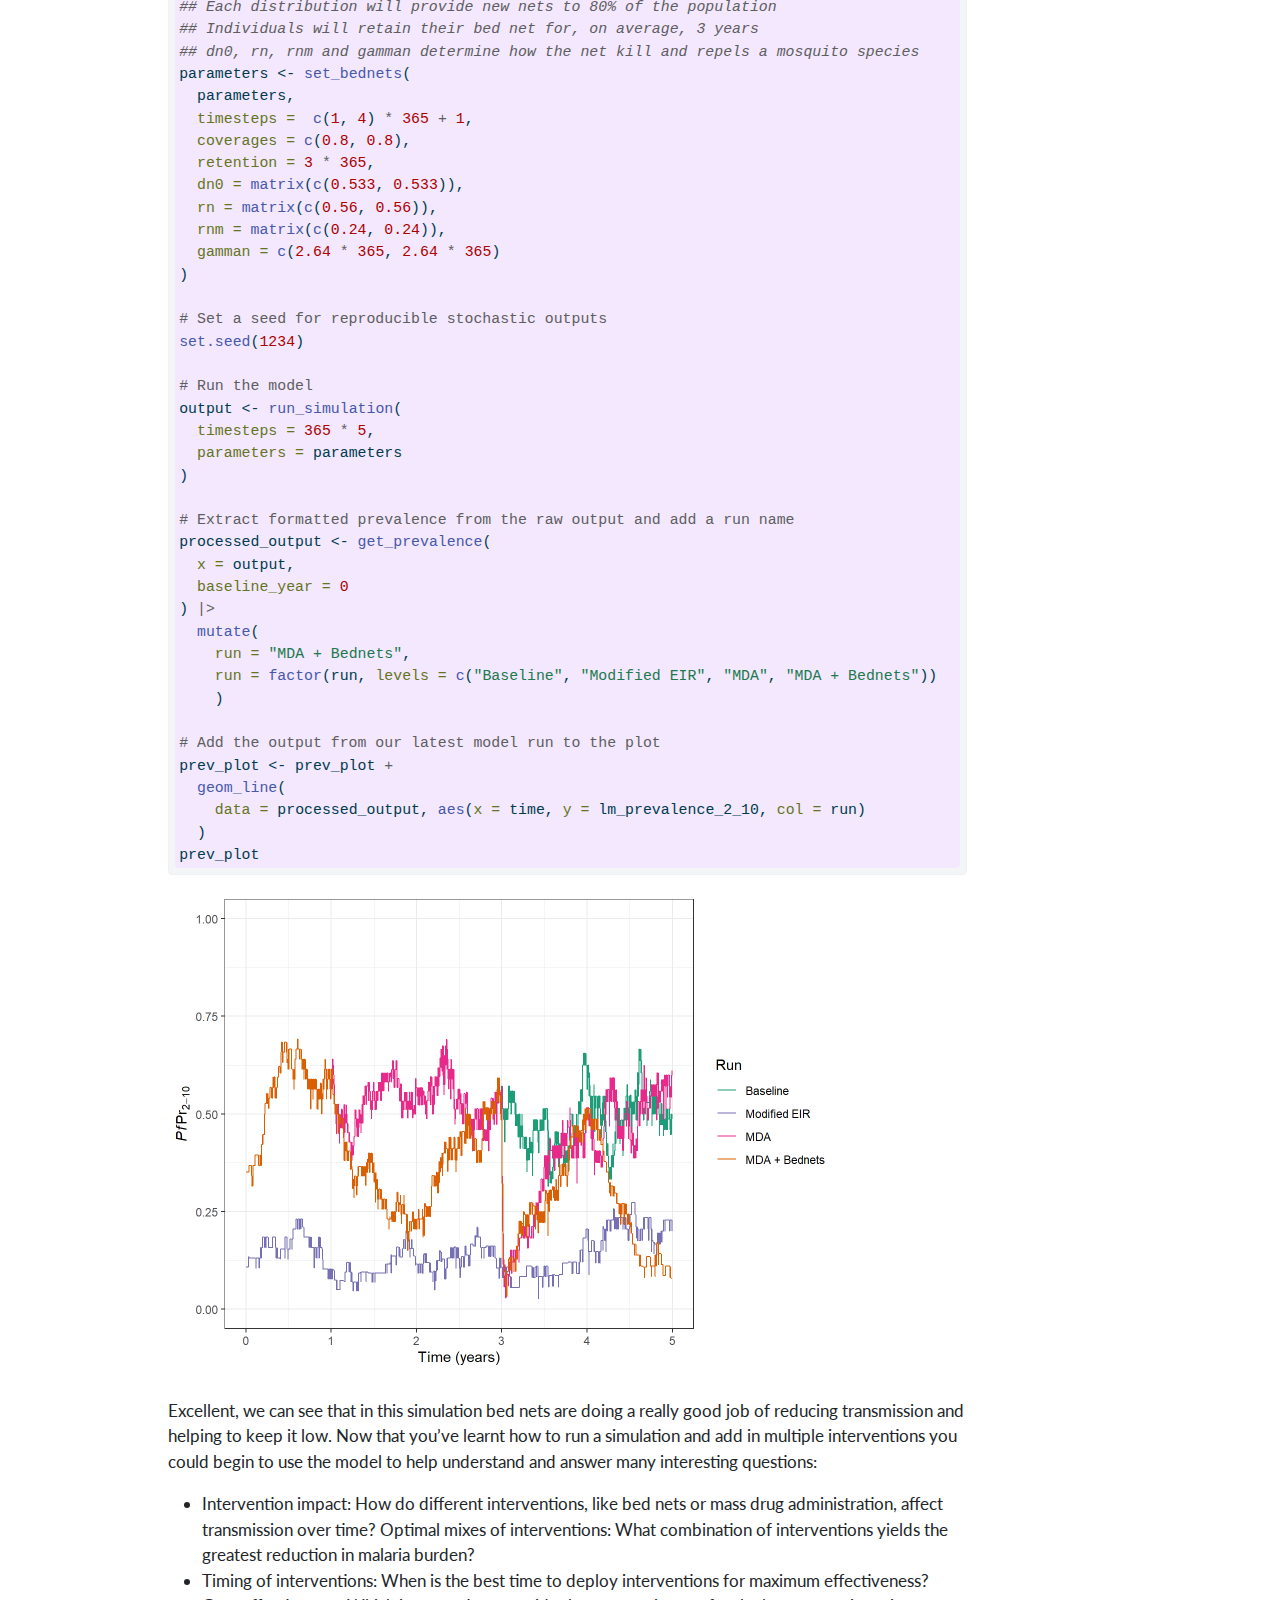
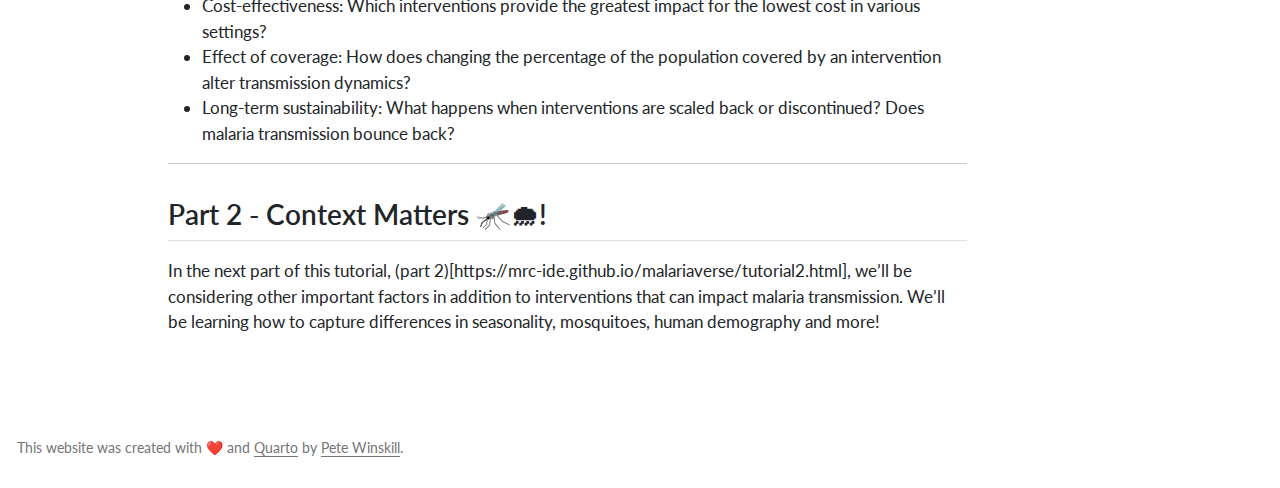
<file: docs/tutorial1.html>
<!DOCTYPE html>
<html xmlns="http://www.w3.org/1999/xhtml" lang="en" xml:lang="en"><head>

<meta charset="utf-8">
<meta name="generator" content="quarto-1.5.57">

<meta name="viewport" content="width=device-width, initial-scale=1.0, user-scalable=yes">


<title>tutorial1 – malariaverse</title>
<style>
code{white-space: pre-wrap;}
span.smallcaps{font-variant: small-caps;}
div.columns{display: flex; gap: min(4vw, 1.5em);}
div.column{flex: auto; overflow-x: auto;}
div.hanging-indent{margin-left: 1.5em; text-indent: -1.5em;}
ul.task-list{list-style: none;}
ul.task-list li input[type="checkbox"] {
  width: 0.8em;
  margin: 0 0.8em 0.2em -1em; /* quarto-specific, see https://github.com/quarto-dev/quarto-cli/issues/4556 */ 
  vertical-align: middle;
}
/* CSS for syntax highlighting */
pre > code.sourceCode { white-space: pre; position: relative; }
pre > code.sourceCode > span { line-height: 1.25; }
pre > code.sourceCode > span:empty { height: 1.2em; }
.sourceCode { overflow: visible; }
code.sourceCode > span { color: inherit; text-decoration: inherit; }
div.sourceCode { margin: 1em 0; }
pre.sourceCode { margin: 0; }
@media screen {
div.sourceCode { overflow: auto; }
}
@media print {
pre > code.sourceCode { white-space: pre-wrap; }
pre > code.sourceCode > span { display: inline-block; text-indent: -5em; padding-left: 5em; }
}
pre.numberSource code
  { counter-reset: source-line 0; }
pre.numberSource code > span
  { position: relative; left: -4em; counter-increment: source-line; }
pre.numberSource code > span > a:first-child::before
  { content: counter(source-line);
    position: relative; left: -1em; text-align: right; vertical-align: baseline;
    border: none; display: inline-block;
    -webkit-touch-callout: none; -webkit-user-select: none;
    -khtml-user-select: none; -moz-user-select: none;
    -ms-user-select: none; user-select: none;
    padding: 0 4px; width: 4em;
  }
pre.numberSource { margin-left: 3em;  padding-left: 4px; }
div.sourceCode
  {   }
@media screen {
pre > code.sourceCode > span > a:first-child::before { text-decoration: underline; }
}
</style>


<script src="site_libs/quarto-nav/quarto-nav.js"></script>
<script src="site_libs/quarto-nav/headroom.min.js"></script>
<script src="site_libs/clipboard/clipboard.min.js"></script>
<script src="site_libs/quarto-search/autocomplete.umd.js"></script>
<script src="site_libs/quarto-search/fuse.min.js"></script>
<script src="site_libs/quarto-search/quarto-search.js"></script>
<meta name="quarto:offset" content="./">
<script src="site_libs/quarto-html/quarto.js"></script>
<script src="site_libs/quarto-html/popper.min.js"></script>
<script src="site_libs/quarto-html/tippy.umd.min.js"></script>
<script src="site_libs/quarto-html/anchor.min.js"></script>
<link href="site_libs/quarto-html/tippy.css" rel="stylesheet">
<link href="site_libs/quarto-html/quarto-syntax-highlighting.css" rel="stylesheet" id="quarto-text-highlighting-styles">
<script src="site_libs/bootstrap/bootstrap.min.js"></script>
<link href="site_libs/bootstrap/bootstrap-icons.css" rel="stylesheet">
<link href="site_libs/bootstrap/bootstrap.min.css" rel="stylesheet" id="quarto-bootstrap" data-mode="light">
<script id="quarto-search-options" type="application/json">{
  "location": "navbar",
  "copy-button": false,
  "collapse-after": 3,
  "panel-placement": "end",
  "type": "overlay",
  "limit": 50,
  "keyboard-shortcut": [
    "f",
    "/",
    "s"
  ],
  "show-item-context": false,
  "language": {
    "search-no-results-text": "No results",
    "search-matching-documents-text": "matching documents",
    "search-copy-link-title": "Copy link to search",
    "search-hide-matches-text": "Hide additional matches",
    "search-more-match-text": "more match in this document",
    "search-more-matches-text": "more matches in this document",
    "search-clear-button-title": "Clear",
    "search-text-placeholder": "",
    "search-detached-cancel-button-title": "Cancel",
    "search-submit-button-title": "Submit",
    "search-label": "Search"
  }
}</script>


<link rel="stylesheet" href="styles.css">
</head>

<body class="nav-fixed">

<div id="quarto-search-results"></div>
  <header id="quarto-header" class="headroom fixed-top">
    <nav class="navbar navbar-expand-lg " data-bs-theme="dark">
      <div class="navbar-container container-fluid">
      <div class="navbar-brand-container mx-auto">
    <a href="./index.html" class="navbar-brand navbar-brand-logo">
    <img src="./images/malariaverse_white.png" alt="" class="navbar-logo">
    </a>
    <a class="navbar-brand" href="./index.html">
    <span class="navbar-title">malariaverse</span>
    </a>
  </div>
            <div id="quarto-search" class="" title="Search"></div>
          <button class="navbar-toggler" type="button" data-bs-toggle="collapse" data-bs-target="#navbarCollapse" aria-controls="navbarCollapse" role="menu" aria-expanded="false" aria-label="Toggle navigation" onclick="if (window.quartoToggleHeadroom) { window.quartoToggleHeadroom(); }">
  <span class="navbar-toggler-icon"></span>
</button>
          <div class="collapse navbar-collapse" id="navbarCollapse">
            <ul class="navbar-nav navbar-nav-scroll me-auto">
  <li class="nav-item">
    <a class="nav-link" href="./index.html"> 
<span class="menu-text">Home</span></a>
  </li>  
  <li class="nav-item">
    <a class="nav-link" href="./onboard.html"> 
<span class="menu-text">New starters!</span></a>
  </li>  
  <li class="nav-item">
    <a class="nav-link active" href="./tutorial1.html" aria-current="page"> 
<span class="menu-text">Tutorial - part 1</span></a>
  </li>  
  <li class="nav-item">
    <a class="nav-link" href="./tutorial2.html"> 
<span class="menu-text">Tutorial - part 2</span></a>
  </li>  
  <li class="nav-item">
    <a class="nav-link" href="./tutorial3.html"> 
<span class="menu-text">Tutorial - part 3</span></a>
  </li>  
  <li class="nav-item">
    <a class="nav-link" href="./about.html"> 
<span class="menu-text">More information</span></a>
  </li>  
</ul>
          </div> <!-- /navcollapse -->
            <div class="quarto-navbar-tools">
</div>
      </div> <!-- /container-fluid -->
    </nav>
</header>
<!-- content -->
<div id="quarto-content" class="quarto-container page-columns page-rows-contents page-layout-article page-navbar">
<!-- sidebar -->
<!-- margin-sidebar -->
    <div id="quarto-margin-sidebar" class="sidebar margin-sidebar">
        <nav id="TOC" role="doc-toc" class="toc-active">
    <h2 id="toc-title">On this page</h2>
   
  <ul>
  <li><a href="#malariaverse-tutorial-part-1" id="toc-malariaverse-tutorial-part-1" class="nav-link active" data-scroll-target="#malariaverse-tutorial-part-1">Malariaverse Tutorial: Part 1</a>
  <ul class="collapse">
  <li><a href="#set-up-and-installation" id="toc-set-up-and-installation" class="nav-link" data-scroll-target="#set-up-and-installation">Set up and installation</a></li>
  <li><a href="#starting-simple-running-the-malaria-model" id="toc-starting-simple-running-the-malaria-model" class="nav-link" data-scroll-target="#starting-simple-running-the-malaria-model">Starting Simple: Running the Malaria Model</a></li>
  <li><a href="#taking-the-next-step-introducing-interventions" id="toc-taking-the-next-step-introducing-interventions" class="nav-link" data-scroll-target="#taking-the-next-step-introducing-interventions">Taking the Next Step: Introducing Interventions</a></li>
  <li><a href="#sustained-control-multiple-interventions" id="toc-sustained-control-multiple-interventions" class="nav-link" data-scroll-target="#sustained-control-multiple-interventions">Sustained control: Multiple Interventions</a></li>
  </ul></li>
  <li><a href="#part-2---context-matters" id="toc-part-2---context-matters" class="nav-link" data-scroll-target="#part-2---context-matters">Part 2 - Context Matters 🦟🌧!</a></li>
  </ul>
</nav>
    </div>
<!-- main -->
<main class="content" id="quarto-document-content">




<section id="malariaverse-tutorial-part-1" class="level2">
<h2 class="anchored" data-anchor-id="malariaverse-tutorial-part-1">Malariaverse Tutorial: Part 1</h2>
<p>This step-by-step guide will walk you through using <a href="https://mrc-ide.github.io/malariasimulation/"><strong>malariasimulation</strong></a> in R to model malaria transmission and interventions and how to use the <a href="https://mrc-ide.github.io/malariaverse/"><strong>malariaverse</strong></a> to apply <strong>malariasimulation</strong> to a specific context. Let’s dive right in!</p>
<hr>
<section id="set-up-and-installation" class="level3">
<h3 class="anchored" data-anchor-id="set-up-and-installation">Set up and installation</h3>
<p>Firstly you’ll need to get up and running with R and install the packages we will use.</p>
<div class="cell">
<div class="sourceCode cell-code" id="cb1"><pre class="sourceCode r code-with-copy"><code class="sourceCode r"><span id="cb1-1"><a href="#cb1-1" aria-hidden="true" tabindex="-1"></a><span class="co"># Set the package repositories to use when installing packages</span></span>
<span id="cb1-2"><a href="#cb1-2" aria-hidden="true" tabindex="-1"></a><span class="do">## mrcide: for packages from the MRC IDE repository</span></span>
<span id="cb1-3"><a href="#cb1-3" aria-hidden="true" tabindex="-1"></a><span class="do">## CRAN: for general R packages from the official repository</span></span>
<span id="cb1-4"><a href="#cb1-4" aria-hidden="true" tabindex="-1"></a><span class="fu">options</span>(</span>
<span id="cb1-5"><a href="#cb1-5" aria-hidden="true" tabindex="-1"></a>  <span class="at">repos =</span> <span class="fu">c</span>(</span>
<span id="cb1-6"><a href="#cb1-6" aria-hidden="true" tabindex="-1"></a>    <span class="at">mrcide =</span> <span class="st">'https://mrc-ide.r-universe.dev'</span>,</span>
<span id="cb1-7"><a href="#cb1-7" aria-hidden="true" tabindex="-1"></a>    <span class="at">CRAN =</span> <span class="st">'https://cloud.r-project.org'</span></span>
<span id="cb1-8"><a href="#cb1-8" aria-hidden="true" tabindex="-1"></a>  )</span>
<span id="cb1-9"><a href="#cb1-9" aria-hidden="true" tabindex="-1"></a>)</span>
<span id="cb1-10"><a href="#cb1-10" aria-hidden="true" tabindex="-1"></a></span>
<span id="cb1-11"><a href="#cb1-11" aria-hidden="true" tabindex="-1"></a><span class="co"># Install packages</span></span>
<span id="cb1-12"><a href="#cb1-12" aria-hidden="true" tabindex="-1"></a><span class="do">## The malaria model:</span></span>
<span id="cb1-13"><a href="#cb1-13" aria-hidden="true" tabindex="-1"></a><span class="fu">install.packages</span>(<span class="st">"malariasimulation"</span>)</span>
<span id="cb1-14"><a href="#cb1-14" aria-hidden="true" tabindex="-1"></a><span class="do">## For malaria model output processing:</span></span>
<span id="cb1-15"><a href="#cb1-15" aria-hidden="true" tabindex="-1"></a><span class="fu">install.packages</span>(<span class="st">"postie"</span>)</span>
<span id="cb1-16"><a href="#cb1-16" aria-hidden="true" tabindex="-1"></a><span class="do">## For output wrangling:</span></span>
<span id="cb1-17"><a href="#cb1-17" aria-hidden="true" tabindex="-1"></a><span class="fu">install.packages</span>(<span class="st">"dplyr"</span>)</span>
<span id="cb1-18"><a href="#cb1-18" aria-hidden="true" tabindex="-1"></a><span class="do">## For plotting:</span></span>
<span id="cb1-19"><a href="#cb1-19" aria-hidden="true" tabindex="-1"></a><span class="fu">install.packages</span>(<span class="st">"ggplot2"</span>)</span></code><button title="Copy to Clipboard" class="code-copy-button"><i class="bi"></i></button></pre></div>
</div>
<div class="cell">
<div class="sourceCode cell-code" id="cb2"><pre class="sourceCode r code-with-copy"><code class="sourceCode r"><span id="cb2-1"><a href="#cb2-1" aria-hidden="true" tabindex="-1"></a><span class="co"># Load packages</span></span>
<span id="cb2-2"><a href="#cb2-2" aria-hidden="true" tabindex="-1"></a><span class="fu">library</span>(<span class="st">"malariasimulation"</span>)</span>
<span id="cb2-3"><a href="#cb2-3" aria-hidden="true" tabindex="-1"></a><span class="fu">library</span>(<span class="st">"postie"</span>)</span>
<span id="cb2-4"><a href="#cb2-4" aria-hidden="true" tabindex="-1"></a><span class="fu">library</span>(<span class="st">"dplyr"</span>)</span>
<span id="cb2-5"><a href="#cb2-5" aria-hidden="true" tabindex="-1"></a><span class="fu">library</span>(<span class="st">"ggplot2"</span>)</span>
<span id="cb2-6"><a href="#cb2-6" aria-hidden="true" tabindex="-1"></a>palette <span class="ot">&lt;-</span> <span class="fu">c</span>(<span class="st">"#1B9E77"</span>, <span class="st">"#7570B3"</span>, <span class="st">"#E7298A"</span>, <span class="st">"#D95F02"</span>, <span class="st">"#66A61E"</span>)</span></code><button title="Copy to Clipboard" class="code-copy-button"><i class="bi"></i></button></pre></div>
</div>
<hr>
</section>
<section id="starting-simple-running-the-malaria-model" class="level3">
<h3 class="anchored" data-anchor-id="starting-simple-running-the-malaria-model">Starting Simple: Running the Malaria Model</h3>
<p>To begin, we’ll run a basic <strong>malariasimulation</strong> model simulation. This initial run will be generic — meaning it’s not yet customised to represent a specific region, population or transmission setting. We’ll also skip any interventions for now, so we’re simply simulating transmission.</p>
<div class="cell">
<div class="sourceCode cell-code" id="cb3"><pre class="sourceCode r code-with-copy"><code class="sourceCode r"><span id="cb3-1"><a href="#cb3-1" aria-hidden="true" tabindex="-1"></a><span class="co"># Get the default parameters</span></span>
<span id="cb3-2"><a href="#cb3-2" aria-hidden="true" tabindex="-1"></a>parameters <span class="ot">&lt;-</span> <span class="fu">get_parameters</span>()</span>
<span id="cb3-3"><a href="#cb3-3" aria-hidden="true" tabindex="-1"></a><span class="co"># Set a seed for reproducible stochastic outputs</span></span>
<span id="cb3-4"><a href="#cb3-4" aria-hidden="true" tabindex="-1"></a><span class="fu">set.seed</span>(<span class="dv">1234</span>)</span>
<span id="cb3-5"><a href="#cb3-5" aria-hidden="true" tabindex="-1"></a><span class="co"># Run a simple malariasimulation for 5 years</span></span>
<span id="cb3-6"><a href="#cb3-6" aria-hidden="true" tabindex="-1"></a>output <span class="ot">&lt;-</span> <span class="fu">run_simulation</span>(</span>
<span id="cb3-7"><a href="#cb3-7" aria-hidden="true" tabindex="-1"></a>  <span class="at">timesteps =</span> <span class="dv">365</span> <span class="sc">*</span> <span class="dv">5</span>,</span>
<span id="cb3-8"><a href="#cb3-8" aria-hidden="true" tabindex="-1"></a>  <span class="at">parameters =</span> parameters</span>
<span id="cb3-9"><a href="#cb3-9" aria-hidden="true" tabindex="-1"></a>)</span></code><button title="Copy to Clipboard" class="code-copy-button"><i class="bi"></i></button></pre></div>
</div>
<p>We can take a look at the raw simulation output</p>
<div class="cell">
<div class="sourceCode cell-code" id="cb4"><pre class="sourceCode r code-with-copy"><code class="sourceCode r"><span id="cb4-1"><a href="#cb4-1" aria-hidden="true" tabindex="-1"></a><span class="fu">glimpse</span>(output)</span></code><button title="Copy to Clipboard" class="code-copy-button"><i class="bi"></i></button></pre></div>
<div class="cell-output cell-output-stdout">
<pre><code>Rows: 1,825
Columns: 30
$ timestep              &lt;dbl&gt; 1, 2, 3, 4, 5, 6, 7, 8, 9, 10, 11, 12, 13, 14, 1…
$ n_infections          &lt;dbl&gt; 0, 0, 0, 0, 0, 0, 0, 0, 0, 0, 0, 0, 0, 0, 0, 0, …
$ infectivity           &lt;dbl&gt; 0.031406, 0.031344, 0.031282, 0.031282, 0.031282…
$ EIR_gamb              &lt;dbl&gt; 0.0000000, 0.0000000, 0.0000000, 0.0000000, 0.00…
$ FOIM_gamb             &lt;dbl&gt; 0.008341189, 0.008341189, 0.008341189, 0.0083411…
$ mu_gamb               &lt;dbl&gt; 0.132, 0.132, 0.132, 0.132, 0.132, 0.132, 0.132,…
$ S_count               &lt;dbl&gt; 42, 43, 44, 44, 44, 44, 45, 45, 45, 45, 45, 45, …
$ A_count               &lt;dbl&gt; 44, 44, 44, 44, 44, 44, 43, 43, 43, 42, 41, 41, …
$ D_count               &lt;dbl&gt; 1, 1, 1, 1, 1, 1, 1, 1, 1, 1, 1, 1, 1, 1, 1, 1, …
$ U_count               &lt;dbl&gt; 13, 12, 11, 11, 11, 11, 11, 11, 11, 12, 13, 13, …
$ Tr_count              &lt;dbl&gt; 0, 0, 0, 0, 0, 0, 0, 0, 0, 0, 0, 0, 0, 0, 0, 0, …
$ ica_mean              &lt;dbl&gt; 0.000000000, 0.000000000, 0.000000000, 0.0000000…
$ icm_mean              &lt;dbl&gt; 0, 0, 0, 0, 0, 0, 0, 0, 0, 0, 0, 0, 0, 0, 0, 0, …
$ ib_mean               &lt;dbl&gt; 0.000000000, 0.000000000, 0.000000000, 0.0000000…
$ iva_mean              &lt;dbl&gt; 0.000000000, 0.000000000, 0.000000000, 0.0000000…
$ ivm_mean              &lt;dbl&gt; 0, 0, 0, 0, 0, 0, 0, 0, 0, 0, 0, 0, 0, 0, 0, 0, …
$ id_mean               &lt;dbl&gt; 0.000000000, 0.000000000, 0.000000000, 0.0000000…
$ n_detect_lm_730_3650  &lt;dbl&gt; 13, 13, 13, 13, 13, 13, 13, 13, 13, 13, 13, 13, …
$ p_detect_lm_730_3650  &lt;dbl&gt; 13, 13, 13, 13, 13, 13, 13, 13, 13, 13, 13, 13, …
$ n_detect_pcr_730_3650 &lt;dbl&gt; 20, 20, 20, 20, 20, 20, 19, 19, 19, 19, 19, 19, …
$ n_age_730_3650        &lt;dbl&gt; 37, 37, 37, 37, 37, 37, 37, 37, 37, 37, 37, 37, …
$ E_gamb_count          &lt;dbl&gt; 39147.67, 39142.56, 39133.52, 39129.46, 39127.77…
$ L_gamb_count          &lt;dbl&gt; 1139.318, 1139.333, 1139.286, 1139.390, 1139.279…
$ P_gamb_count          &lt;dbl&gt; 169.7520, 169.7485, 169.7476, 169.7363, 169.7432…
$ Sm_gamb_count         &lt;dbl&gt; 992.2177, 985.4544, 979.5746, 974.4643, 970.0194…
$ Pm_gamb_count         &lt;dbl&gt; 7.782329, 14.545652, 20.423391, 25.531484, 29.97…
$ Im_gamb_count         &lt;dbl&gt; 0.000000, 0.000000, 0.000000, 0.000000, 0.000000…
$ total_M_gamb          &lt;dbl&gt; 1000.0000, 1000.0001, 999.9980, 999.9958, 999.99…
$ natural_deaths        &lt;dbl&gt; 0, 0, 0, 0, 0, 0, 0, 0, 0, 0, 0, 0, 0, 0, 0, 0, …
$ n_bitten              &lt;dbl&gt; NA, NA, NA, NA, NA, NA, NA, NA, NA, NA, NA, NA, …</code></pre>
</div>
</div>
<p>There are a lot of outputs for each time step (day)!</p>
<hr>
<section id="analysing-outputs-with-postie" class="level4">
<h4 class="anchored" data-anchor-id="analysing-outputs-with-postie">Analysing Outputs with <code>postie</code></h4>
<p>To get a sense of what’s going on in our simulation, we can use the <a href="https://mrc-ide.github.io/postie/"><strong>postie</strong></a> package to process the results, ready for visualisation. This package will help you extract and format key metrics like prevalence, severe cases, and more.</p>
<div class="cell">
<div class="sourceCode cell-code" id="cb6"><pre class="sourceCode r code-with-copy"><code class="sourceCode r"><span id="cb6-1"><a href="#cb6-1" aria-hidden="true" tabindex="-1"></a><span class="co"># Extract formatted prevalence from the raw output and add a run name</span></span>
<span id="cb6-2"><a href="#cb6-2" aria-hidden="true" tabindex="-1"></a>processed_output <span class="ot">&lt;-</span> <span class="fu">get_prevalence</span>(</span>
<span id="cb6-3"><a href="#cb6-3" aria-hidden="true" tabindex="-1"></a>  <span class="at">x =</span> output,</span>
<span id="cb6-4"><a href="#cb6-4" aria-hidden="true" tabindex="-1"></a>  <span class="at">baseline_year =</span> <span class="dv">0</span></span>
<span id="cb6-5"><a href="#cb6-5" aria-hidden="true" tabindex="-1"></a>) <span class="sc">|&gt;</span></span>
<span id="cb6-6"><a href="#cb6-6" aria-hidden="true" tabindex="-1"></a>  <span class="fu">mutate</span>(</span>
<span id="cb6-7"><a href="#cb6-7" aria-hidden="true" tabindex="-1"></a>    <span class="at">run =</span> <span class="st">"Baseline"</span>,</span>
<span id="cb6-8"><a href="#cb6-8" aria-hidden="true" tabindex="-1"></a>    <span class="at">run =</span> <span class="fu">factor</span>(run, <span class="at">levels =</span> <span class="st">"Baseline"</span>)</span>
<span id="cb6-9"><a href="#cb6-9" aria-hidden="true" tabindex="-1"></a>    )</span>
<span id="cb6-10"><a href="#cb6-10" aria-hidden="true" tabindex="-1"></a><span class="fu">glimpse</span>(processed_output)</span></code><button title="Copy to Clipboard" class="code-copy-button"><i class="bi"></i></button></pre></div>
<div class="cell-output cell-output-stdout">
<pre><code>Rows: 1,825
Columns: 7
$ year               &lt;dbl&gt; 0, 0, 0, 0, 0, 0, 0, 0, 0, 0, 0, 0, 0, 0, 0, 0, 0, …
$ month              &lt;int&gt; 1, 1, 1, 1, 1, 1, 1, 1, 1, 1, 1, 1, 1, 1, 1, 1, 1, …
$ week               &lt;dbl&gt; 1, 1, 1, 1, 1, 1, 1, 2, 2, 2, 2, 2, 2, 2, 3, 3, 3, …
$ day                &lt;dbl&gt; 1, 2, 3, 4, 5, 6, 7, 8, 9, 10, 11, 12, 13, 14, 15, …
$ time               &lt;dbl&gt; 0.000000000, 0.002739726, 0.005479452, 0.008219178,…
$ lm_prevalence_2_10 &lt;dbl&gt; 0.3513514, 0.3513514, 0.3513514, 0.3513514, 0.35135…
$ run                &lt;fct&gt; Baseline, Baseline, Baseline, Baseline, Baseline, B…</code></pre>
</div>
</div>
<p>Often, the best way to examine outputs is to plot them. Malaria prevalence indicates the <em>“Proportion of a specified population with malaria infection at one time”</em>. We can plot <em>Plasmodium falciparum</em> parasite prevalence in 2-10 year (<em>Pf</em>PR<sub>2-10</sub>) olds over time.</p>
<div class="cell">
<div class="sourceCode cell-code" id="cb8"><pre class="sourceCode r code-with-copy"><code class="sourceCode r"><span id="cb8-1"><a href="#cb8-1" aria-hidden="true" tabindex="-1"></a>prev_plot <span class="ot">&lt;-</span> <span class="fu">ggplot</span>(</span>
<span id="cb8-2"><a href="#cb8-2" aria-hidden="true" tabindex="-1"></a>  <span class="at">data =</span> processed_output,</span>
<span id="cb8-3"><a href="#cb8-3" aria-hidden="true" tabindex="-1"></a>  <span class="fu">aes</span>(<span class="at">x =</span> time, <span class="at">y =</span> lm_prevalence_2_10, <span class="at">colour =</span> run)</span>
<span id="cb8-4"><a href="#cb8-4" aria-hidden="true" tabindex="-1"></a>) <span class="sc">+</span></span>
<span id="cb8-5"><a href="#cb8-5" aria-hidden="true" tabindex="-1"></a>  <span class="fu">geom_line</span>() <span class="sc">+</span></span>
<span id="cb8-6"><a href="#cb8-6" aria-hidden="true" tabindex="-1"></a>  <span class="fu">scale_colour_manual</span>(</span>
<span id="cb8-7"><a href="#cb8-7" aria-hidden="true" tabindex="-1"></a>    <span class="at">values =</span> palette, <span class="at">name =</span> <span class="st">"Run"</span></span>
<span id="cb8-8"><a href="#cb8-8" aria-hidden="true" tabindex="-1"></a>  ) <span class="sc">+</span></span>
<span id="cb8-9"><a href="#cb8-9" aria-hidden="true" tabindex="-1"></a>  <span class="fu">xlab</span>(<span class="st">"Time (years)"</span>) <span class="sc">+</span></span>
<span id="cb8-10"><a href="#cb8-10" aria-hidden="true" tabindex="-1"></a>  <span class="fu">ylab</span>(<span class="fu">expression</span>(<span class="fu">italic</span>(Pf) <span class="sc">*</span> Pr[<span class="dv">2-10</span>])) <span class="sc">+</span></span>
<span id="cb8-11"><a href="#cb8-11" aria-hidden="true" tabindex="-1"></a>  <span class="fu">ylim</span>(<span class="dv">0</span>, <span class="dv">1</span>) <span class="sc">+</span></span>
<span id="cb8-12"><a href="#cb8-12" aria-hidden="true" tabindex="-1"></a>  <span class="fu">theme_bw</span>()</span>
<span id="cb8-13"><a href="#cb8-13" aria-hidden="true" tabindex="-1"></a>prev_plot</span></code><button title="Copy to Clipboard" class="code-copy-button"><i class="bi"></i></button></pre></div>
<div class="cell-output-display">
<div>
<figure class="figure">
<p><img src="tutorial1_files/figure-html/unnamed-chunk-6-1.png" class="img-fluid figure-img" width="672"></p>
</figure>
</div>
</div>
</div>
<hr>
</section>
<section id="adjusting-the-intensity-transmission" class="level4">
<h4 class="anchored" data-anchor-id="adjusting-the-intensity-transmission">Adjusting the intensity Transmission</h4>
<p>In our model run above, we can see <em>Pf</em>PR<sub>2-10</sub> hovering around 0.5. If we want, we can adjust the level of <strong>baseline transmission</strong> - that is, transmission intensity in the absence of interventions.</p>
<p><strong>malariasimulation</strong> has lots of helper function to make it easier to modify the parameter list. One of these, <a href="https://mrc-ide.github.io/malariasimulation/reference/set_equilibrium.html"><code>set_equilibrium()</code></a>, allows us to adjust the baseline Entomological Inoculation Rate (EIR). The EIR is the <em>“number of infective bites received per person in a given unit of time”</em>, in this case per year. Let’s see what impact chnaging the EIR in our model has</p>
<div class="cell">
<div class="sourceCode cell-code" id="cb9"><pre class="sourceCode r code-with-copy"><code class="sourceCode r"><span id="cb9-1"><a href="#cb9-1" aria-hidden="true" tabindex="-1"></a><span class="co"># Update the parameters with a new EIR</span></span>
<span id="cb9-2"><a href="#cb9-2" aria-hidden="true" tabindex="-1"></a>parameters <span class="ot">&lt;-</span> parameters <span class="sc">|&gt;</span></span>
<span id="cb9-3"><a href="#cb9-3" aria-hidden="true" tabindex="-1"></a>  <span class="fu">set_equilibrium</span>(<span class="at">init_EIR =</span> <span class="dv">2</span>)</span>
<span id="cb9-4"><a href="#cb9-4" aria-hidden="true" tabindex="-1"></a></span>
<span id="cb9-5"><a href="#cb9-5" aria-hidden="true" tabindex="-1"></a><span class="co"># Set a seed for reproducible stochastic outputs</span></span>
<span id="cb9-6"><a href="#cb9-6" aria-hidden="true" tabindex="-1"></a><span class="fu">set.seed</span>(<span class="dv">1234</span>)</span>
<span id="cb9-7"><a href="#cb9-7" aria-hidden="true" tabindex="-1"></a></span>
<span id="cb9-8"><a href="#cb9-8" aria-hidden="true" tabindex="-1"></a><span class="co"># Run a new simulation</span></span>
<span id="cb9-9"><a href="#cb9-9" aria-hidden="true" tabindex="-1"></a>output <span class="ot">&lt;-</span> <span class="fu">run_simulation</span>(</span>
<span id="cb9-10"><a href="#cb9-10" aria-hidden="true" tabindex="-1"></a>  <span class="at">timesteps =</span> <span class="dv">365</span> <span class="sc">*</span> <span class="dv">5</span>,</span>
<span id="cb9-11"><a href="#cb9-11" aria-hidden="true" tabindex="-1"></a>  <span class="at">parameters =</span> parameters</span>
<span id="cb9-12"><a href="#cb9-12" aria-hidden="true" tabindex="-1"></a>) </span>
<span id="cb9-13"><a href="#cb9-13" aria-hidden="true" tabindex="-1"></a></span>
<span id="cb9-14"><a href="#cb9-14" aria-hidden="true" tabindex="-1"></a><span class="co"># Extract formatted prevalence from the raw output and add a run name</span></span>
<span id="cb9-15"><a href="#cb9-15" aria-hidden="true" tabindex="-1"></a>processed_output <span class="ot">&lt;-</span> <span class="fu">get_prevalence</span>(</span>
<span id="cb9-16"><a href="#cb9-16" aria-hidden="true" tabindex="-1"></a>  <span class="at">x =</span> output,</span>
<span id="cb9-17"><a href="#cb9-17" aria-hidden="true" tabindex="-1"></a>  <span class="at">baseline_year =</span> <span class="dv">0</span></span>
<span id="cb9-18"><a href="#cb9-18" aria-hidden="true" tabindex="-1"></a>) <span class="sc">|&gt;</span></span>
<span id="cb9-19"><a href="#cb9-19" aria-hidden="true" tabindex="-1"></a>  <span class="fu">mutate</span>(</span>
<span id="cb9-20"><a href="#cb9-20" aria-hidden="true" tabindex="-1"></a>    <span class="at">run =</span> <span class="st">"Modified EIR"</span>,</span>
<span id="cb9-21"><a href="#cb9-21" aria-hidden="true" tabindex="-1"></a>    <span class="at">run =</span> <span class="fu">factor</span>(run, <span class="at">levels =</span> <span class="fu">c</span>(<span class="st">"Baseline"</span>, <span class="st">"Modified EIR"</span>))</span>
<span id="cb9-22"><a href="#cb9-22" aria-hidden="true" tabindex="-1"></a>    )</span>
<span id="cb9-23"><a href="#cb9-23" aria-hidden="true" tabindex="-1"></a></span>
<span id="cb9-24"><a href="#cb9-24" aria-hidden="true" tabindex="-1"></a><span class="co"># Add the output from our latest model run to the plot</span></span>
<span id="cb9-25"><a href="#cb9-25" aria-hidden="true" tabindex="-1"></a>prev_plot <span class="ot">&lt;-</span> prev_plot <span class="sc">+</span> </span>
<span id="cb9-26"><a href="#cb9-26" aria-hidden="true" tabindex="-1"></a>  <span class="fu">geom_line</span>(</span>
<span id="cb9-27"><a href="#cb9-27" aria-hidden="true" tabindex="-1"></a>    <span class="at">data =</span> processed_output, <span class="fu">aes</span>(<span class="at">x =</span> time, <span class="at">y =</span> lm_prevalence_2_10, <span class="at">col =</span> run)</span>
<span id="cb9-28"><a href="#cb9-28" aria-hidden="true" tabindex="-1"></a>  )</span>
<span id="cb9-29"><a href="#cb9-29" aria-hidden="true" tabindex="-1"></a>prev_plot</span></code><button title="Copy to Clipboard" class="code-copy-button"><i class="bi"></i></button></pre></div>
<div class="cell-output-display">
<div>
<figure class="figure">
<p><img src="tutorial1_files/figure-html/unnamed-chunk-7-1.png" class="img-fluid figure-img" width="672"></p>
</figure>
</div>
</div>
</div>
<p>Our <code>Baseline</code> run used the default EIR of 10. For our modified run, we can see the impact of lowering the EIR to 2 - <em>Pf</em>PR<sub>2-10</sub> has fallen from around 50% to 20%.</p>
<p>The intrinsic or baseline carrying capacity of an area refers to the maximum number of mosquitoes that the environment can naturally support, determined by local ecological factors. This capacity sets the potential level of malaria transmission in a region by shaping the population size of the malaria vector. Areas with higher carrying capacity sustain larger mosquito populations, which can drive higher transmission rates. Understanding this baseline is crucial in malaria modelling, as it underpins the natural transmission dynamics and informs the impact of interventions.</p>
<hr>
</section>
</section>
<section id="taking-the-next-step-introducing-interventions" class="level3">
<h3 class="anchored" data-anchor-id="taking-the-next-step-introducing-interventions">Taking the Next Step: Introducing Interventions</h3>
<p>After learning how to perform foundational model runs, the next step is adding interventions. Fortunately, <strong>malariasimulation</strong> has lots of helper functions to facilitate adding different interventions into our simulation. These functions help you to modify the parameter list to include your interventin of choice.</p>
<p>Let’s revisit our initial model run, and add in a single mass drug administration (MDA). An MDA is the <em>“administration of antimalarial treatment to all age groups of a defined population or every person living in a defined geographical area (except those for whom the medicine is contraindicated) at approximately the same time and often at repeated intervals”</em>. They aren’t used that frequently in practice, but they’re a good intervention to play with in the model as they have a big instant impact and are simple to specify. The helper functions we will use in the code below to implement and MDA is <a href="https://mrc-ide.github.io/malariasimulation/reference/set_mda.html"><code>set_mda()</code></a> and to specify drugs in the simulation [<code>set_drugs()</code>][https://mrc-ide.github.io/malariasimulation/reference/set_drugs.html].</p>
<div class="cell">
<div class="sourceCode cell-code" id="cb10"><pre class="sourceCode r code-with-copy"><code class="sourceCode r"><span id="cb10-1"><a href="#cb10-1" aria-hidden="true" tabindex="-1"></a><span class="co"># Get the default parameters</span></span>
<span id="cb10-2"><a href="#cb10-2" aria-hidden="true" tabindex="-1"></a>parameters <span class="ot">&lt;-</span> <span class="fu">get_parameters</span>()</span>
<span id="cb10-3"><a href="#cb10-3" aria-hidden="true" tabindex="-1"></a></span>
<span id="cb10-4"><a href="#cb10-4" aria-hidden="true" tabindex="-1"></a><span class="co"># Specify the drug options we can use in the simulation.</span></span>
<span id="cb10-5"><a href="#cb10-5" aria-hidden="true" tabindex="-1"></a><span class="do">## Here we are adding in default parameters for a commonly used drug: Artemether and Lumefantrine (AL).</span></span>
<span id="cb10-6"><a href="#cb10-6" aria-hidden="true" tabindex="-1"></a>parameters <span class="ot">&lt;-</span> <span class="fu">set_drugs</span>(</span>
<span id="cb10-7"><a href="#cb10-7" aria-hidden="true" tabindex="-1"></a>  <span class="at">parameters =</span> parameters,</span>
<span id="cb10-8"><a href="#cb10-8" aria-hidden="true" tabindex="-1"></a>  <span class="at">drugs =</span> <span class="fu">list</span>(AL_params)</span>
<span id="cb10-9"><a href="#cb10-9" aria-hidden="true" tabindex="-1"></a>)</span>
<span id="cb10-10"><a href="#cb10-10" aria-hidden="true" tabindex="-1"></a></span>
<span id="cb10-11"><a href="#cb10-11" aria-hidden="true" tabindex="-1"></a><span class="co"># Specify one round of MDA</span></span>
<span id="cb10-12"><a href="#cb10-12" aria-hidden="true" tabindex="-1"></a><span class="do">## Drug 1 - indicates we use the first (and only) drug defined in the list above</span></span>
<span id="cb10-13"><a href="#cb10-13" aria-hidden="true" tabindex="-1"></a><span class="do">## We implement the MDA in the 3rd year (on day 365 * 3)</span></span>
<span id="cb10-14"><a href="#cb10-14" aria-hidden="true" tabindex="-1"></a><span class="do">## 90% of the target population will receive AL</span></span>
<span id="cb10-15"><a href="#cb10-15" aria-hidden="true" tabindex="-1"></a><span class="do">## The target population in those aged 6 months - 100 years</span></span>
<span id="cb10-16"><a href="#cb10-16" aria-hidden="true" tabindex="-1"></a>parameters <span class="ot">&lt;-</span> <span class="fu">set_mda</span>(</span>
<span id="cb10-17"><a href="#cb10-17" aria-hidden="true" tabindex="-1"></a>  <span class="at">parameters =</span> parameters,</span>
<span id="cb10-18"><a href="#cb10-18" aria-hidden="true" tabindex="-1"></a>  <span class="at">drug =</span> <span class="dv">1</span>,</span>
<span id="cb10-19"><a href="#cb10-19" aria-hidden="true" tabindex="-1"></a>  <span class="at">timesteps =</span> <span class="dv">365</span> <span class="sc">*</span> <span class="dv">3</span>,</span>
<span id="cb10-20"><a href="#cb10-20" aria-hidden="true" tabindex="-1"></a>  <span class="at">coverages =</span> <span class="fl">0.99</span>,</span>
<span id="cb10-21"><a href="#cb10-21" aria-hidden="true" tabindex="-1"></a>  <span class="at">min_ages =</span> <span class="dv">0</span>,</span>
<span id="cb10-22"><a href="#cb10-22" aria-hidden="true" tabindex="-1"></a>  <span class="at">max_ages =</span> <span class="dv">36500</span></span>
<span id="cb10-23"><a href="#cb10-23" aria-hidden="true" tabindex="-1"></a>)</span>
<span id="cb10-24"><a href="#cb10-24" aria-hidden="true" tabindex="-1"></a></span>
<span id="cb10-25"><a href="#cb10-25" aria-hidden="true" tabindex="-1"></a><span class="co"># Set a seed for reproducible stochastic outputs</span></span>
<span id="cb10-26"><a href="#cb10-26" aria-hidden="true" tabindex="-1"></a><span class="fu">set.seed</span>(<span class="dv">1234</span>)</span>
<span id="cb10-27"><a href="#cb10-27" aria-hidden="true" tabindex="-1"></a></span>
<span id="cb10-28"><a href="#cb10-28" aria-hidden="true" tabindex="-1"></a><span class="co"># Run the model</span></span>
<span id="cb10-29"><a href="#cb10-29" aria-hidden="true" tabindex="-1"></a>output <span class="ot">&lt;-</span> <span class="fu">run_simulation</span>(</span>
<span id="cb10-30"><a href="#cb10-30" aria-hidden="true" tabindex="-1"></a>  <span class="at">timesteps =</span> <span class="dv">365</span> <span class="sc">*</span> <span class="dv">5</span>,</span>
<span id="cb10-31"><a href="#cb10-31" aria-hidden="true" tabindex="-1"></a>  <span class="at">parameters =</span> parameters</span>
<span id="cb10-32"><a href="#cb10-32" aria-hidden="true" tabindex="-1"></a>)</span>
<span id="cb10-33"><a href="#cb10-33" aria-hidden="true" tabindex="-1"></a></span>
<span id="cb10-34"><a href="#cb10-34" aria-hidden="true" tabindex="-1"></a><span class="co"># Extract formatted prevalence from the raw output and add a run name</span></span>
<span id="cb10-35"><a href="#cb10-35" aria-hidden="true" tabindex="-1"></a>processed_output <span class="ot">&lt;-</span> <span class="fu">get_prevalence</span>(</span>
<span id="cb10-36"><a href="#cb10-36" aria-hidden="true" tabindex="-1"></a>  <span class="at">x =</span> output,</span>
<span id="cb10-37"><a href="#cb10-37" aria-hidden="true" tabindex="-1"></a>  <span class="at">baseline_year =</span> <span class="dv">0</span></span>
<span id="cb10-38"><a href="#cb10-38" aria-hidden="true" tabindex="-1"></a>) <span class="sc">|&gt;</span></span>
<span id="cb10-39"><a href="#cb10-39" aria-hidden="true" tabindex="-1"></a>  <span class="fu">mutate</span>(</span>
<span id="cb10-40"><a href="#cb10-40" aria-hidden="true" tabindex="-1"></a>    <span class="at">run =</span> <span class="st">"MDA"</span>,</span>
<span id="cb10-41"><a href="#cb10-41" aria-hidden="true" tabindex="-1"></a>    <span class="at">run =</span> <span class="fu">factor</span>(run, <span class="at">levels =</span> <span class="fu">c</span>(<span class="st">"Baseline"</span>, <span class="st">"Modified EIR"</span>, <span class="st">"MDA"</span>))</span>
<span id="cb10-42"><a href="#cb10-42" aria-hidden="true" tabindex="-1"></a>    )</span>
<span id="cb10-43"><a href="#cb10-43" aria-hidden="true" tabindex="-1"></a></span>
<span id="cb10-44"><a href="#cb10-44" aria-hidden="true" tabindex="-1"></a><span class="co"># Add the output from our latest model run to the plot</span></span>
<span id="cb10-45"><a href="#cb10-45" aria-hidden="true" tabindex="-1"></a>prev_plot <span class="ot">&lt;-</span> prev_plot <span class="sc">+</span> </span>
<span id="cb10-46"><a href="#cb10-46" aria-hidden="true" tabindex="-1"></a>  <span class="fu">geom_line</span>(</span>
<span id="cb10-47"><a href="#cb10-47" aria-hidden="true" tabindex="-1"></a>    <span class="at">data =</span> processed_output, <span class="fu">aes</span>(<span class="at">x =</span> time, <span class="at">y =</span> lm_prevalence_2_10, <span class="at">col =</span> run)</span>
<span id="cb10-48"><a href="#cb10-48" aria-hidden="true" tabindex="-1"></a>  )</span>
<span id="cb10-49"><a href="#cb10-49" aria-hidden="true" tabindex="-1"></a>prev_plot</span></code><button title="Copy to Clipboard" class="code-copy-button"><i class="bi"></i></button></pre></div>
<div class="cell-output-display">
<div>
<figure class="figure">
<p><img src="tutorial1_files/figure-html/unnamed-chunk-8-1.png" class="img-fluid figure-img" width="672"></p>
</figure>
</div>
</div>
</div>
<p>Congratulations 🎉, you have successfully implemented a round of MDA, and we can see the impact on <em>Pf</em>PR<sub>2-10</sub>. There is a large drop in <em>Pf</em>PR<sub>2-10</sub> as infections are cleared following administration of AL to a large proportion of the population. However, we can also see with only 1 round of MDA that malaria prevalence returns back to previous levels very quickly.</p>
</section>
<section id="sustained-control-multiple-interventions" class="level3">
<h3 class="anchored" data-anchor-id="sustained-control-multiple-interventions">Sustained control: Multiple Interventions</h3>
<p>As we’ve seen, the impact of our MDA doesn’t last long. We might want to add additional interventions that help to control malaria transmission over a longer period. One of the most widely used and successful interventions against malaria to date are insecticide treated bed nets (ITNs).</p>
<p>We can add ITNs to MDA in our simulation by using the helper function <a href="https://mrc-ide.github.io/malariasimulation/reference/set_bednets.html"><code>set_bednets()</code></a>, to further modify our input parameter list. ITNs are often given out in mass distributions that occur every 3 years. We can replicate this style of distribution - let’s specify a mass distribution at the start of years 2 and 5.The <code>set_bednets()</code> function has a number of arguments you must supply, but remember, you can always call <code>?set_bednets()</code> for help and information on how to use the function correctly. Adding the <code>?</code> before the function will show you help for any of the <strong>malariasimulation</strong> functions.</p>
<div class="cell">
<div class="sourceCode cell-code" id="cb11"><pre class="sourceCode r code-with-copy"><code class="sourceCode r"><span id="cb11-1"><a href="#cb11-1" aria-hidden="true" tabindex="-1"></a><span class="co"># Modify the parameter list to add 2 bed net mass distributions</span></span>
<span id="cb11-2"><a href="#cb11-2" aria-hidden="true" tabindex="-1"></a><span class="do">## Distributions will be at the start of year 2 and 5</span></span>
<span id="cb11-3"><a href="#cb11-3" aria-hidden="true" tabindex="-1"></a><span class="do">## Each distribution will provide new nets to 80% of the population</span></span>
<span id="cb11-4"><a href="#cb11-4" aria-hidden="true" tabindex="-1"></a><span class="do">## Individuals will retain their bed net for, on average, 3 years</span></span>
<span id="cb11-5"><a href="#cb11-5" aria-hidden="true" tabindex="-1"></a><span class="do">## dn0, rn, rnm and gamman determine how the net kill and repels a mosquito species</span></span>
<span id="cb11-6"><a href="#cb11-6" aria-hidden="true" tabindex="-1"></a>parameters <span class="ot">&lt;-</span> <span class="fu">set_bednets</span>(</span>
<span id="cb11-7"><a href="#cb11-7" aria-hidden="true" tabindex="-1"></a>  parameters,</span>
<span id="cb11-8"><a href="#cb11-8" aria-hidden="true" tabindex="-1"></a>  <span class="at">timesteps =</span>  <span class="fu">c</span>(<span class="dv">1</span>, <span class="dv">4</span>) <span class="sc">*</span> <span class="dv">365</span> <span class="sc">+</span> <span class="dv">1</span>,</span>
<span id="cb11-9"><a href="#cb11-9" aria-hidden="true" tabindex="-1"></a>  <span class="at">coverages =</span> <span class="fu">c</span>(<span class="fl">0.8</span>, <span class="fl">0.8</span>),</span>
<span id="cb11-10"><a href="#cb11-10" aria-hidden="true" tabindex="-1"></a>  <span class="at">retention =</span> <span class="dv">3</span> <span class="sc">*</span> <span class="dv">365</span>,</span>
<span id="cb11-11"><a href="#cb11-11" aria-hidden="true" tabindex="-1"></a>  <span class="at">dn0 =</span> <span class="fu">matrix</span>(<span class="fu">c</span>(<span class="fl">0.533</span>, <span class="fl">0.533</span>)),</span>
<span id="cb11-12"><a href="#cb11-12" aria-hidden="true" tabindex="-1"></a>  <span class="at">rn =</span> <span class="fu">matrix</span>(<span class="fu">c</span>(<span class="fl">0.56</span>, <span class="fl">0.56</span>)),</span>
<span id="cb11-13"><a href="#cb11-13" aria-hidden="true" tabindex="-1"></a>  <span class="at">rnm =</span> <span class="fu">matrix</span>(<span class="fu">c</span>(<span class="fl">0.24</span>, <span class="fl">0.24</span>)),</span>
<span id="cb11-14"><a href="#cb11-14" aria-hidden="true" tabindex="-1"></a>  <span class="at">gamman =</span> <span class="fu">c</span>(<span class="fl">2.64</span> <span class="sc">*</span> <span class="dv">365</span>, <span class="fl">2.64</span> <span class="sc">*</span> <span class="dv">365</span>)</span>
<span id="cb11-15"><a href="#cb11-15" aria-hidden="true" tabindex="-1"></a>)</span>
<span id="cb11-16"><a href="#cb11-16" aria-hidden="true" tabindex="-1"></a></span>
<span id="cb11-17"><a href="#cb11-17" aria-hidden="true" tabindex="-1"></a><span class="co"># Set a seed for reproducible stochastic outputs</span></span>
<span id="cb11-18"><a href="#cb11-18" aria-hidden="true" tabindex="-1"></a><span class="fu">set.seed</span>(<span class="dv">1234</span>)</span>
<span id="cb11-19"><a href="#cb11-19" aria-hidden="true" tabindex="-1"></a></span>
<span id="cb11-20"><a href="#cb11-20" aria-hidden="true" tabindex="-1"></a><span class="co"># Run the model</span></span>
<span id="cb11-21"><a href="#cb11-21" aria-hidden="true" tabindex="-1"></a>output <span class="ot">&lt;-</span> <span class="fu">run_simulation</span>(</span>
<span id="cb11-22"><a href="#cb11-22" aria-hidden="true" tabindex="-1"></a>  <span class="at">timesteps =</span> <span class="dv">365</span> <span class="sc">*</span> <span class="dv">5</span>,</span>
<span id="cb11-23"><a href="#cb11-23" aria-hidden="true" tabindex="-1"></a>  <span class="at">parameters =</span> parameters</span>
<span id="cb11-24"><a href="#cb11-24" aria-hidden="true" tabindex="-1"></a>)</span>
<span id="cb11-25"><a href="#cb11-25" aria-hidden="true" tabindex="-1"></a></span>
<span id="cb11-26"><a href="#cb11-26" aria-hidden="true" tabindex="-1"></a><span class="co"># Extract formatted prevalence from the raw output and add a run name</span></span>
<span id="cb11-27"><a href="#cb11-27" aria-hidden="true" tabindex="-1"></a>processed_output <span class="ot">&lt;-</span> <span class="fu">get_prevalence</span>(</span>
<span id="cb11-28"><a href="#cb11-28" aria-hidden="true" tabindex="-1"></a>  <span class="at">x =</span> output,</span>
<span id="cb11-29"><a href="#cb11-29" aria-hidden="true" tabindex="-1"></a>  <span class="at">baseline_year =</span> <span class="dv">0</span></span>
<span id="cb11-30"><a href="#cb11-30" aria-hidden="true" tabindex="-1"></a>) <span class="sc">|&gt;</span></span>
<span id="cb11-31"><a href="#cb11-31" aria-hidden="true" tabindex="-1"></a>  <span class="fu">mutate</span>(</span>
<span id="cb11-32"><a href="#cb11-32" aria-hidden="true" tabindex="-1"></a>    <span class="at">run =</span> <span class="st">"MDA + Bednets"</span>,</span>
<span id="cb11-33"><a href="#cb11-33" aria-hidden="true" tabindex="-1"></a>    <span class="at">run =</span> <span class="fu">factor</span>(run, <span class="at">levels =</span> <span class="fu">c</span>(<span class="st">"Baseline"</span>, <span class="st">"Modified EIR"</span>, <span class="st">"MDA"</span>, <span class="st">"MDA + Bednets"</span>))</span>
<span id="cb11-34"><a href="#cb11-34" aria-hidden="true" tabindex="-1"></a>    )</span>
<span id="cb11-35"><a href="#cb11-35" aria-hidden="true" tabindex="-1"></a></span>
<span id="cb11-36"><a href="#cb11-36" aria-hidden="true" tabindex="-1"></a><span class="co"># Add the output from our latest model run to the plot</span></span>
<span id="cb11-37"><a href="#cb11-37" aria-hidden="true" tabindex="-1"></a>prev_plot <span class="ot">&lt;-</span> prev_plot <span class="sc">+</span> </span>
<span id="cb11-38"><a href="#cb11-38" aria-hidden="true" tabindex="-1"></a>  <span class="fu">geom_line</span>(</span>
<span id="cb11-39"><a href="#cb11-39" aria-hidden="true" tabindex="-1"></a>    <span class="at">data =</span> processed_output, <span class="fu">aes</span>(<span class="at">x =</span> time, <span class="at">y =</span> lm_prevalence_2_10, <span class="at">col =</span> run)</span>
<span id="cb11-40"><a href="#cb11-40" aria-hidden="true" tabindex="-1"></a>  )</span>
<span id="cb11-41"><a href="#cb11-41" aria-hidden="true" tabindex="-1"></a>prev_plot</span></code><button title="Copy to Clipboard" class="code-copy-button"><i class="bi"></i></button></pre></div>
<div class="cell-output-display">
<div>
<figure class="figure">
<p><img src="tutorial1_files/figure-html/unnamed-chunk-9-1.png" class="img-fluid figure-img" width="672"></p>
</figure>
</div>
</div>
</div>
<p>Excellent, we can see that in this simulation bed nets are doing a really good job of reducing transmission and helping to keep it low. Now that you’ve learnt how to run a simulation and add in multiple interventions you could begin to use the model to help understand and answer many interesting questions:</p>
<ul>
<li>Intervention impact: How do different interventions, like bed nets or mass drug administration, affect transmission over time? Optimal mixes of interventions: What combination of interventions yields the greatest reduction in malaria burden?</li>
<li>Timing of interventions: When is the best time to deploy interventions for maximum effectiveness?</li>
<li>Cost-effectiveness: Which interventions provide the greatest impact for the lowest cost in various settings?</li>
<li>Effect of coverage: How does changing the percentage of the population covered by an intervention alter transmission dynamics?</li>
<li>Long-term sustainability: What happens when interventions are scaled back or discontinued? Does malaria transmission bounce back?</li>
</ul>
<hr>
</section>
</section>
<section id="part-2---context-matters" class="level2">
<h2 class="anchored" data-anchor-id="part-2---context-matters">Part 2 - Context Matters 🦟🌧!</h2>
<p>In the next part of this tutorial, (part 2)[https://mrc-ide.github.io/malariaverse/tutorial2.html], we’ll be considering other important factors in addition to interventions that can impact malaria transmission. We’ll be learning how to capture differences in seasonality, mosquitoes, human demography and more!</p>


</section>

</main> <!-- /main -->
<script id="quarto-html-after-body" type="application/javascript">
window.document.addEventListener("DOMContentLoaded", function (event) {
  const toggleBodyColorMode = (bsSheetEl) => {
    const mode = bsSheetEl.getAttribute("data-mode");
    const bodyEl = window.document.querySelector("body");
    if (mode === "dark") {
      bodyEl.classList.add("quarto-dark");
      bodyEl.classList.remove("quarto-light");
    } else {
      bodyEl.classList.add("quarto-light");
      bodyEl.classList.remove("quarto-dark");
    }
  }
  const toggleBodyColorPrimary = () => {
    const bsSheetEl = window.document.querySelector("link#quarto-bootstrap");
    if (bsSheetEl) {
      toggleBodyColorMode(bsSheetEl);
    }
  }
  toggleBodyColorPrimary();  
  const icon = "";
  const anchorJS = new window.AnchorJS();
  anchorJS.options = {
    placement: 'right',
    icon: icon
  };
  anchorJS.add('.anchored');
  const isCodeAnnotation = (el) => {
    for (const clz of el.classList) {
      if (clz.startsWith('code-annotation-')) {                     
        return true;
      }
    }
    return false;
  }
  const onCopySuccess = function(e) {
    // button target
    const button = e.trigger;
    // don't keep focus
    button.blur();
    // flash "checked"
    button.classList.add('code-copy-button-checked');
    var currentTitle = button.getAttribute("title");
    button.setAttribute("title", "Copied!");
    let tooltip;
    if (window.bootstrap) {
      button.setAttribute("data-bs-toggle", "tooltip");
      button.setAttribute("data-bs-placement", "left");
      button.setAttribute("data-bs-title", "Copied!");
      tooltip = new bootstrap.Tooltip(button, 
        { trigger: "manual", 
          customClass: "code-copy-button-tooltip",
          offset: [0, -8]});
      tooltip.show();    
    }
    setTimeout(function() {
      if (tooltip) {
        tooltip.hide();
        button.removeAttribute("data-bs-title");
        button.removeAttribute("data-bs-toggle");
        button.removeAttribute("data-bs-placement");
      }
      button.setAttribute("title", currentTitle);
      button.classList.remove('code-copy-button-checked');
    }, 1000);
    // clear code selection
    e.clearSelection();
  }
  const getTextToCopy = function(trigger) {
      const codeEl = trigger.previousElementSibling.cloneNode(true);
      for (const childEl of codeEl.children) {
        if (isCodeAnnotation(childEl)) {
          childEl.remove();
        }
      }
      return codeEl.innerText;
  }
  const clipboard = new window.ClipboardJS('.code-copy-button:not([data-in-quarto-modal])', {
    text: getTextToCopy
  });
  clipboard.on('success', onCopySuccess);
  if (window.document.getElementById('quarto-embedded-source-code-modal')) {
    // For code content inside modals, clipBoardJS needs to be initialized with a container option
    // TODO: Check when it could be a function (https://github.com/zenorocha/clipboard.js/issues/860)
    const clipboardModal = new window.ClipboardJS('.code-copy-button[data-in-quarto-modal]', {
      text: getTextToCopy,
      container: window.document.getElementById('quarto-embedded-source-code-modal')
    });
    clipboardModal.on('success', onCopySuccess);
  }
    var localhostRegex = new RegExp(/^(?:http|https):\/\/localhost\:?[0-9]*\//);
    var mailtoRegex = new RegExp(/^mailto:/);
      var filterRegex = new RegExp('/' + window.location.host + '/');
    var isInternal = (href) => {
        return filterRegex.test(href) || localhostRegex.test(href) || mailtoRegex.test(href);
    }
    // Inspect non-navigation links and adorn them if external
 	var links = window.document.querySelectorAll('a[href]:not(.nav-link):not(.navbar-brand):not(.toc-action):not(.sidebar-link):not(.sidebar-item-toggle):not(.pagination-link):not(.no-external):not([aria-hidden]):not(.dropdown-item):not(.quarto-navigation-tool):not(.about-link)');
    for (var i=0; i<links.length; i++) {
      const link = links[i];
      if (!isInternal(link.href)) {
        // undo the damage that might have been done by quarto-nav.js in the case of
        // links that we want to consider external
        if (link.dataset.originalHref !== undefined) {
          link.href = link.dataset.originalHref;
        }
      }
    }
  function tippyHover(el, contentFn, onTriggerFn, onUntriggerFn) {
    const config = {
      allowHTML: true,
      maxWidth: 500,
      delay: 100,
      arrow: false,
      appendTo: function(el) {
          return el.parentElement;
      },
      interactive: true,
      interactiveBorder: 10,
      theme: 'quarto',
      placement: 'bottom-start',
    };
    if (contentFn) {
      config.content = contentFn;
    }
    if (onTriggerFn) {
      config.onTrigger = onTriggerFn;
    }
    if (onUntriggerFn) {
      config.onUntrigger = onUntriggerFn;
    }
    window.tippy(el, config); 
  }
  const noterefs = window.document.querySelectorAll('a[role="doc-noteref"]');
  for (var i=0; i<noterefs.length; i++) {
    const ref = noterefs[i];
    tippyHover(ref, function() {
      // use id or data attribute instead here
      let href = ref.getAttribute('data-footnote-href') || ref.getAttribute('href');
      try { href = new URL(href).hash; } catch {}
      const id = href.replace(/^#\/?/, "");
      const note = window.document.getElementById(id);
      if (note) {
        return note.innerHTML;
      } else {
        return "";
      }
    });
  }
  const xrefs = window.document.querySelectorAll('a.quarto-xref');
  const processXRef = (id, note) => {
    // Strip column container classes
    const stripColumnClz = (el) => {
      el.classList.remove("page-full", "page-columns");
      if (el.children) {
        for (const child of el.children) {
          stripColumnClz(child);
        }
      }
    }
    stripColumnClz(note)
    if (id === null || id.startsWith('sec-')) {
      // Special case sections, only their first couple elements
      const container = document.createElement("div");
      if (note.children && note.children.length > 2) {
        container.appendChild(note.children[0].cloneNode(true));
        for (let i = 1; i < note.children.length; i++) {
          const child = note.children[i];
          if (child.tagName === "P" && child.innerText === "") {
            continue;
          } else {
            container.appendChild(child.cloneNode(true));
            break;
          }
        }
        if (window.Quarto?.typesetMath) {
          window.Quarto.typesetMath(container);
        }
        return container.innerHTML
      } else {
        if (window.Quarto?.typesetMath) {
          window.Quarto.typesetMath(note);
        }
        return note.innerHTML;
      }
    } else {
      // Remove any anchor links if they are present
      const anchorLink = note.querySelector('a.anchorjs-link');
      if (anchorLink) {
        anchorLink.remove();
      }
      if (window.Quarto?.typesetMath) {
        window.Quarto.typesetMath(note);
      }
      // TODO in 1.5, we should make sure this works without a callout special case
      if (note.classList.contains("callout")) {
        return note.outerHTML;
      } else {
        return note.innerHTML;
      }
    }
  }
  for (var i=0; i<xrefs.length; i++) {
    const xref = xrefs[i];
    tippyHover(xref, undefined, function(instance) {
      instance.disable();
      let url = xref.getAttribute('href');
      let hash = undefined; 
      if (url.startsWith('#')) {
        hash = url;
      } else {
        try { hash = new URL(url).hash; } catch {}
      }
      if (hash) {
        const id = hash.replace(/^#\/?/, "");
        const note = window.document.getElementById(id);
        if (note !== null) {
          try {
            const html = processXRef(id, note.cloneNode(true));
            instance.setContent(html);
          } finally {
            instance.enable();
            instance.show();
          }
        } else {
          // See if we can fetch this
          fetch(url.split('#')[0])
          .then(res => res.text())
          .then(html => {
            const parser = new DOMParser();
            const htmlDoc = parser.parseFromString(html, "text/html");
            const note = htmlDoc.getElementById(id);
            if (note !== null) {
              const html = processXRef(id, note);
              instance.setContent(html);
            } 
          }).finally(() => {
            instance.enable();
            instance.show();
          });
        }
      } else {
        // See if we can fetch a full url (with no hash to target)
        // This is a special case and we should probably do some content thinning / targeting
        fetch(url)
        .then(res => res.text())
        .then(html => {
          const parser = new DOMParser();
          const htmlDoc = parser.parseFromString(html, "text/html");
          const note = htmlDoc.querySelector('main.content');
          if (note !== null) {
            // This should only happen for chapter cross references
            // (since there is no id in the URL)
            // remove the first header
            if (note.children.length > 0 && note.children[0].tagName === "HEADER") {
              note.children[0].remove();
            }
            const html = processXRef(null, note);
            instance.setContent(html);
          } 
        }).finally(() => {
          instance.enable();
          instance.show();
        });
      }
    }, function(instance) {
    });
  }
      let selectedAnnoteEl;
      const selectorForAnnotation = ( cell, annotation) => {
        let cellAttr = 'data-code-cell="' + cell + '"';
        let lineAttr = 'data-code-annotation="' +  annotation + '"';
        const selector = 'span[' + cellAttr + '][' + lineAttr + ']';
        return selector;
      }
      const selectCodeLines = (annoteEl) => {
        const doc = window.document;
        const targetCell = annoteEl.getAttribute("data-target-cell");
        const targetAnnotation = annoteEl.getAttribute("data-target-annotation");
        const annoteSpan = window.document.querySelector(selectorForAnnotation(targetCell, targetAnnotation));
        const lines = annoteSpan.getAttribute("data-code-lines").split(",");
        const lineIds = lines.map((line) => {
          return targetCell + "-" + line;
        })
        let top = null;
        let height = null;
        let parent = null;
        if (lineIds.length > 0) {
            //compute the position of the single el (top and bottom and make a div)
            const el = window.document.getElementById(lineIds[0]);
            top = el.offsetTop;
            height = el.offsetHeight;
            parent = el.parentElement.parentElement;
          if (lineIds.length > 1) {
            const lastEl = window.document.getElementById(lineIds[lineIds.length - 1]);
            const bottom = lastEl.offsetTop + lastEl.offsetHeight;
            height = bottom - top;
          }
          if (top !== null && height !== null && parent !== null) {
            // cook up a div (if necessary) and position it 
            let div = window.document.getElementById("code-annotation-line-highlight");
            if (div === null) {
              div = window.document.createElement("div");
              div.setAttribute("id", "code-annotation-line-highlight");
              div.style.position = 'absolute';
              parent.appendChild(div);
            }
            div.style.top = top - 2 + "px";
            div.style.height = height + 4 + "px";
            div.style.left = 0;
            let gutterDiv = window.document.getElementById("code-annotation-line-highlight-gutter");
            if (gutterDiv === null) {
              gutterDiv = window.document.createElement("div");
              gutterDiv.setAttribute("id", "code-annotation-line-highlight-gutter");
              gutterDiv.style.position = 'absolute';
              const codeCell = window.document.getElementById(targetCell);
              const gutter = codeCell.querySelector('.code-annotation-gutter');
              gutter.appendChild(gutterDiv);
            }
            gutterDiv.style.top = top - 2 + "px";
            gutterDiv.style.height = height + 4 + "px";
          }
          selectedAnnoteEl = annoteEl;
        }
      };
      const unselectCodeLines = () => {
        const elementsIds = ["code-annotation-line-highlight", "code-annotation-line-highlight-gutter"];
        elementsIds.forEach((elId) => {
          const div = window.document.getElementById(elId);
          if (div) {
            div.remove();
          }
        });
        selectedAnnoteEl = undefined;
      };
        // Handle positioning of the toggle
    window.addEventListener(
      "resize",
      throttle(() => {
        elRect = undefined;
        if (selectedAnnoteEl) {
          selectCodeLines(selectedAnnoteEl);
        }
      }, 10)
    );
    function throttle(fn, ms) {
    let throttle = false;
    let timer;
      return (...args) => {
        if(!throttle) { // first call gets through
            fn.apply(this, args);
            throttle = true;
        } else { // all the others get throttled
            if(timer) clearTimeout(timer); // cancel #2
            timer = setTimeout(() => {
              fn.apply(this, args);
              timer = throttle = false;
            }, ms);
        }
      };
    }
      // Attach click handler to the DT
      const annoteDls = window.document.querySelectorAll('dt[data-target-cell]');
      for (const annoteDlNode of annoteDls) {
        annoteDlNode.addEventListener('click', (event) => {
          const clickedEl = event.target;
          if (clickedEl !== selectedAnnoteEl) {
            unselectCodeLines();
            const activeEl = window.document.querySelector('dt[data-target-cell].code-annotation-active');
            if (activeEl) {
              activeEl.classList.remove('code-annotation-active');
            }
            selectCodeLines(clickedEl);
            clickedEl.classList.add('code-annotation-active');
          } else {
            // Unselect the line
            unselectCodeLines();
            clickedEl.classList.remove('code-annotation-active');
          }
        });
      }
  const findCites = (el) => {
    const parentEl = el.parentElement;
    if (parentEl) {
      const cites = parentEl.dataset.cites;
      if (cites) {
        return {
          el,
          cites: cites.split(' ')
        };
      } else {
        return findCites(el.parentElement)
      }
    } else {
      return undefined;
    }
  };
  var bibliorefs = window.document.querySelectorAll('a[role="doc-biblioref"]');
  for (var i=0; i<bibliorefs.length; i++) {
    const ref = bibliorefs[i];
    const citeInfo = findCites(ref);
    if (citeInfo) {
      tippyHover(citeInfo.el, function() {
        var popup = window.document.createElement('div');
        citeInfo.cites.forEach(function(cite) {
          var citeDiv = window.document.createElement('div');
          citeDiv.classList.add('hanging-indent');
          citeDiv.classList.add('csl-entry');
          var biblioDiv = window.document.getElementById('ref-' + cite);
          if (biblioDiv) {
            citeDiv.innerHTML = biblioDiv.innerHTML;
          }
          popup.appendChild(citeDiv);
        });
        return popup.innerHTML;
      });
    }
  }
});
</script>
</div> <!-- /content -->
<footer class="footer">
  <div class="nav-footer">
    <div class="nav-footer-left">
<p>This website was created with ❤️ and <a href="https://quarto.org/">Quarto</a> by <a href="mailto:p.winskill@imperial.ac.uk">Pete Winskill</a>.</p>
</div>   
    <div class="nav-footer-center">
      &nbsp;
    </div>
    <div class="nav-footer-right">
      &nbsp;
    </div>
  </div>
</footer>




</body></html>
</file>
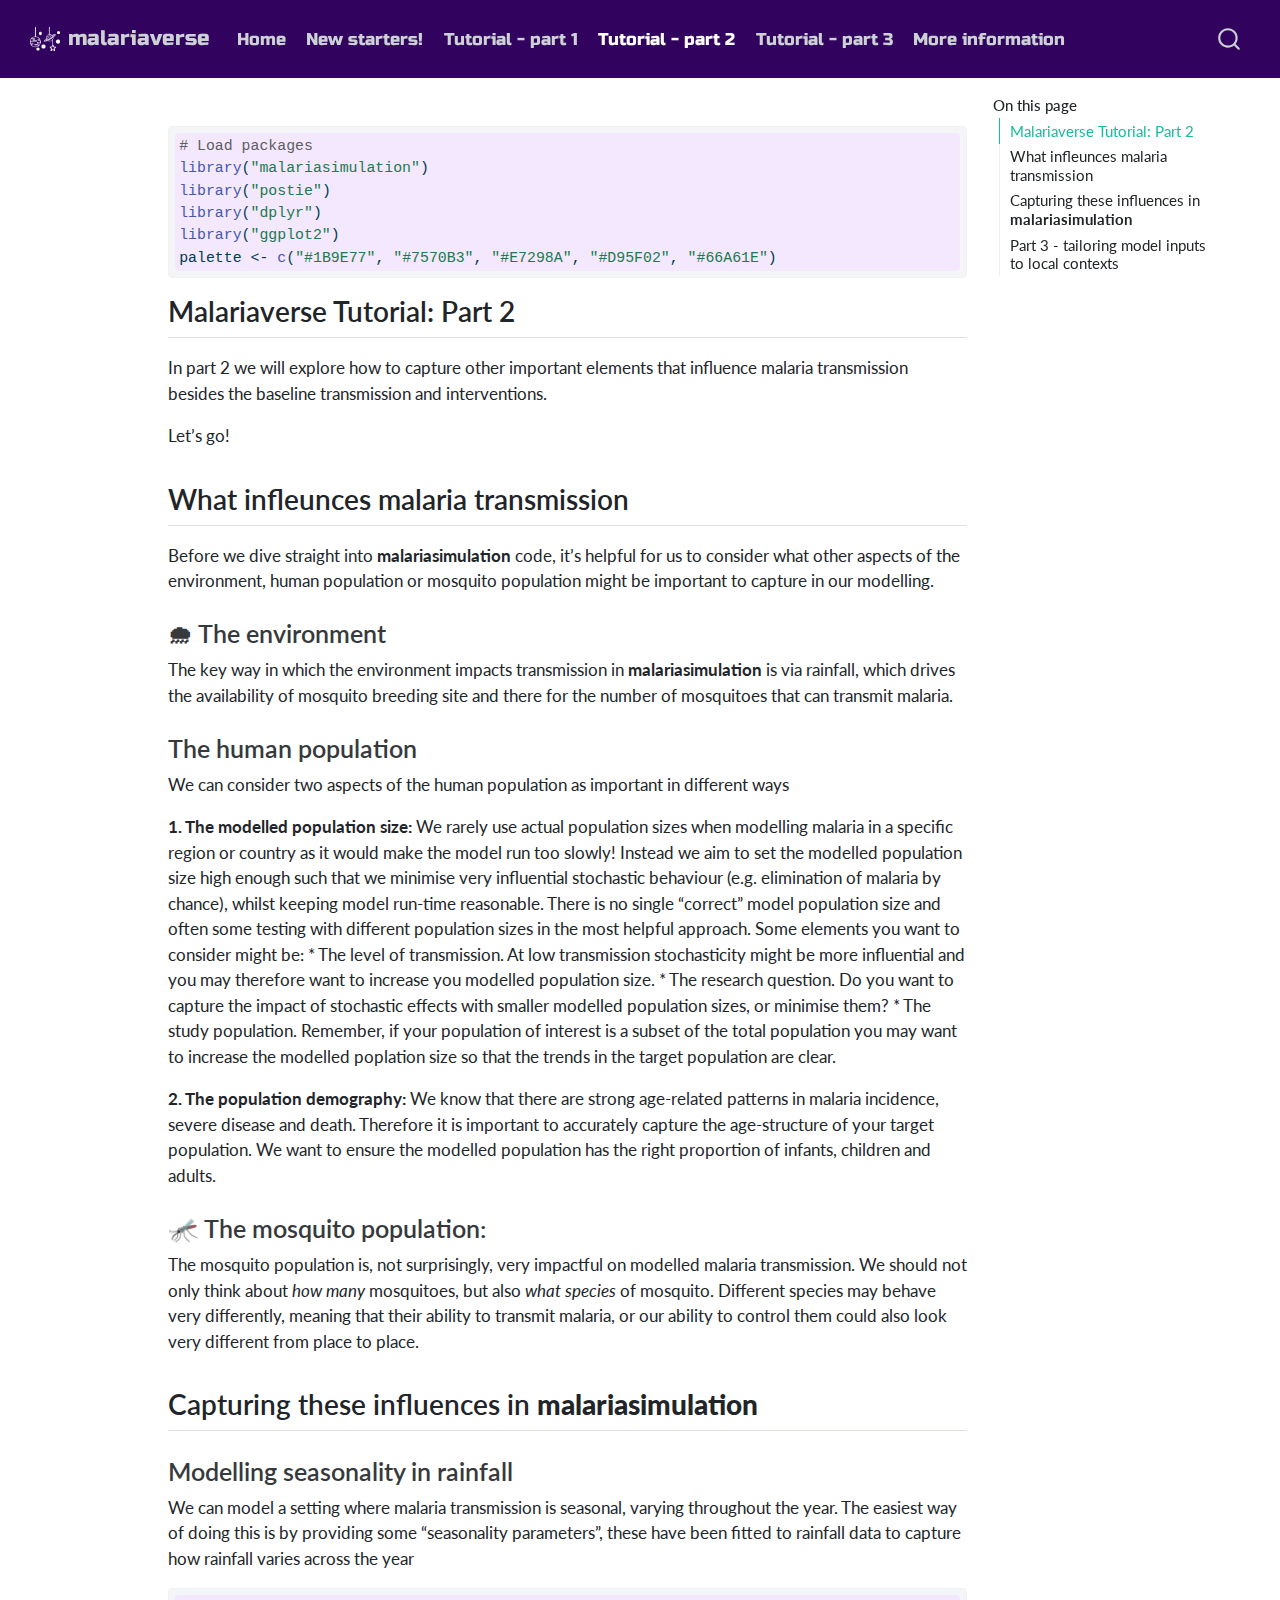
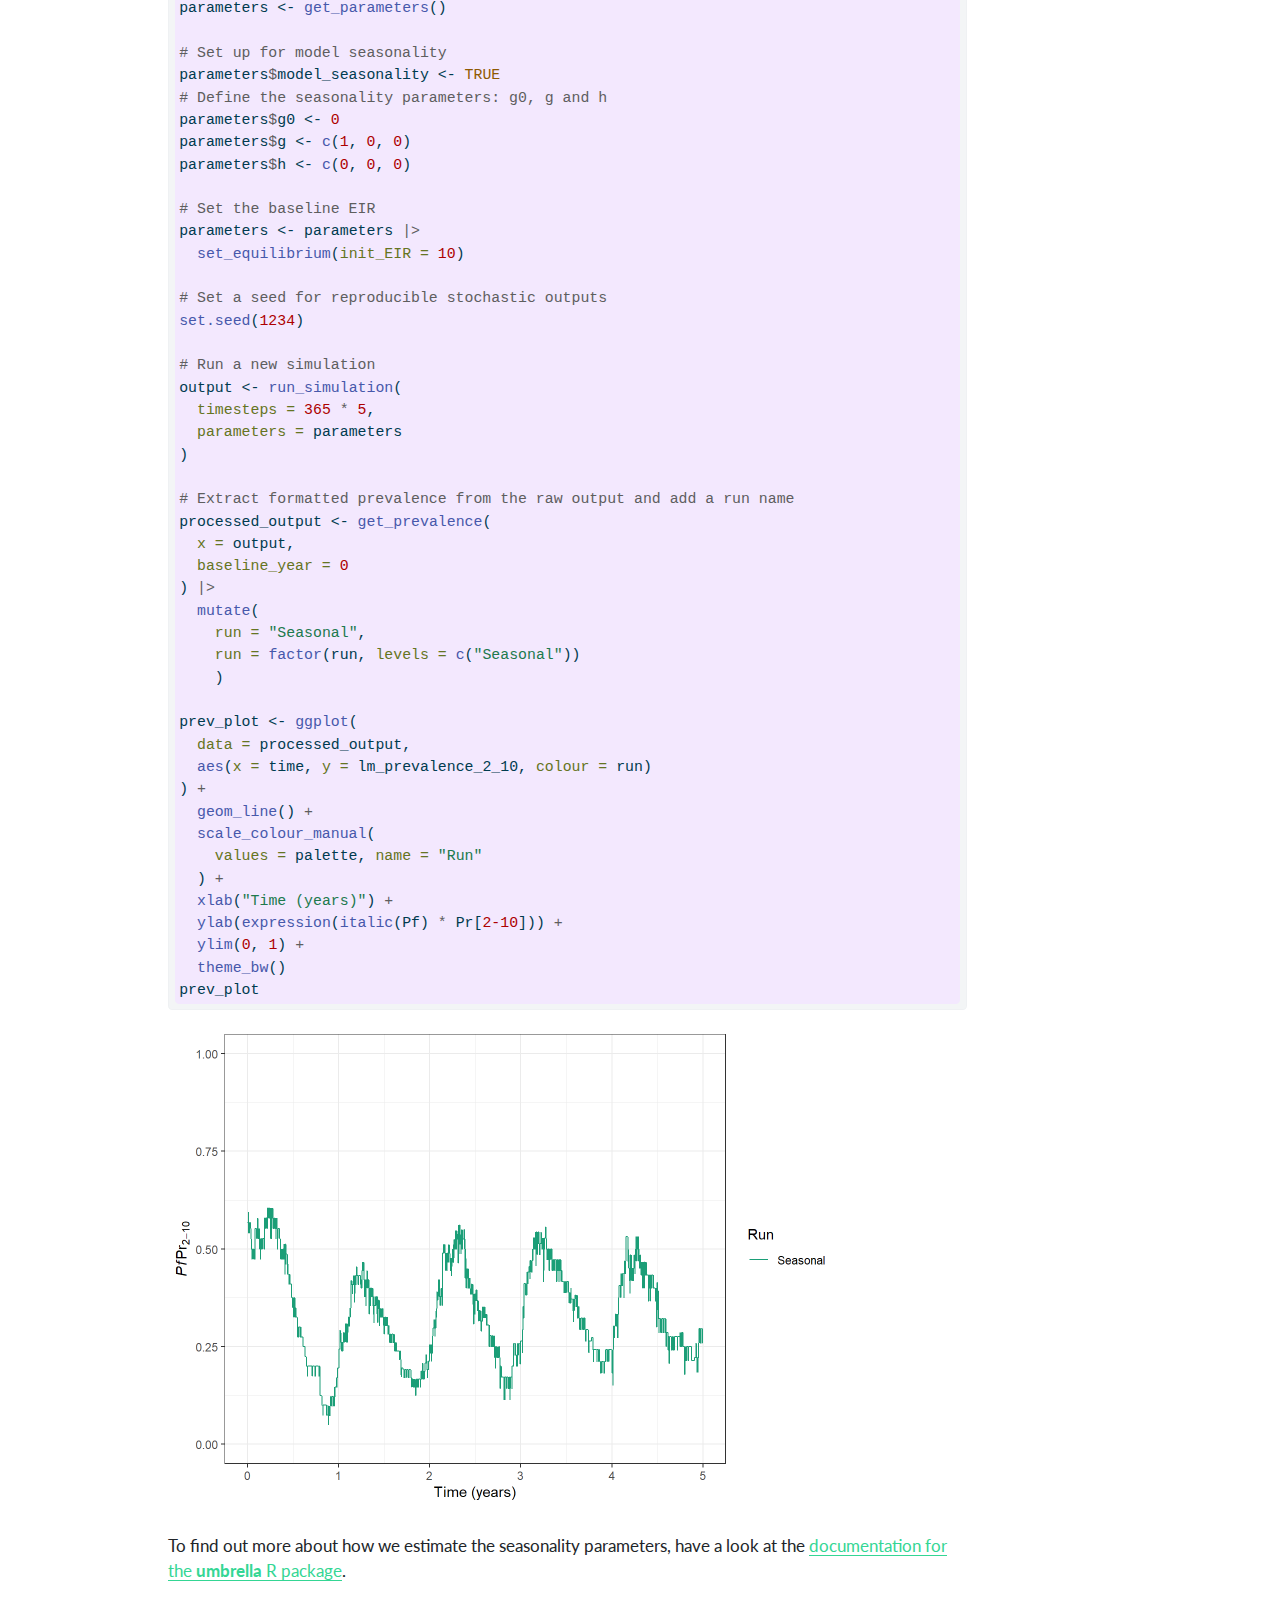
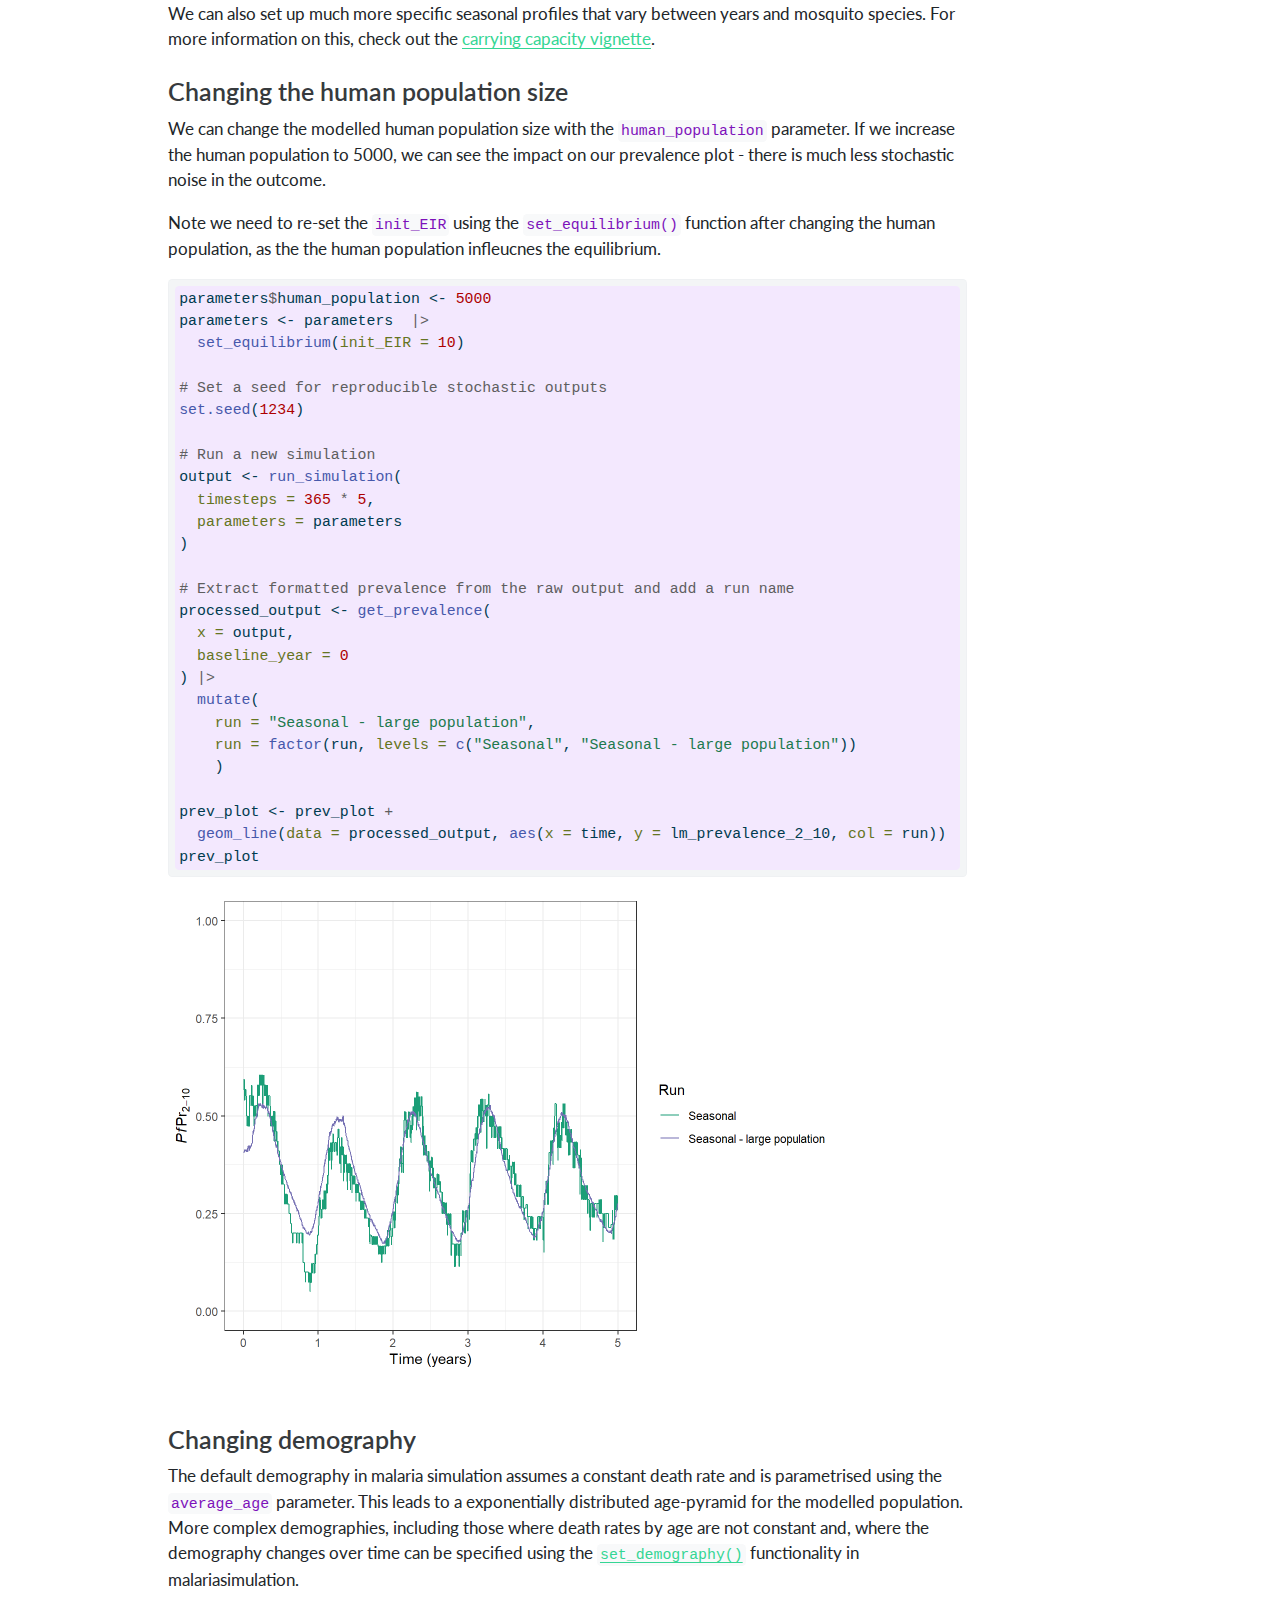
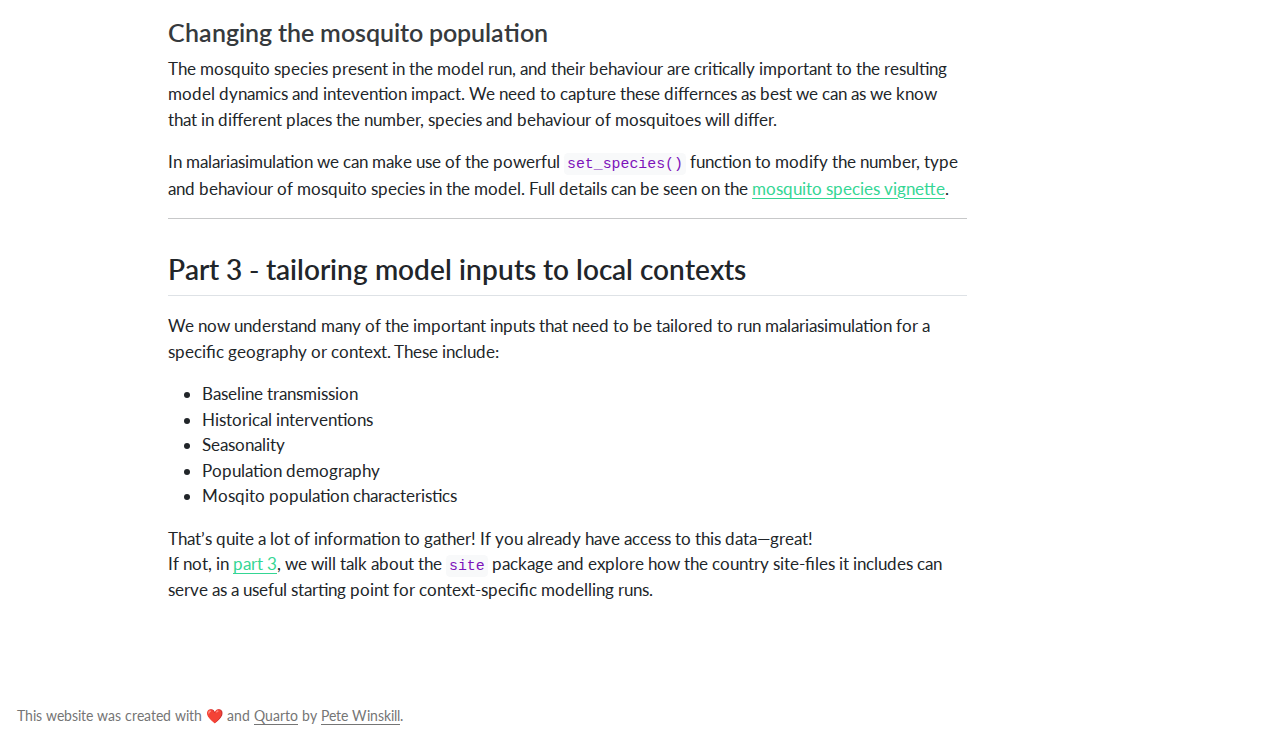
<file: docs/tutorial2.html>
<!DOCTYPE html>
<html xmlns="http://www.w3.org/1999/xhtml" lang="en" xml:lang="en"><head>

<meta charset="utf-8">
<meta name="generator" content="quarto-1.5.57">

<meta name="viewport" content="width=device-width, initial-scale=1.0, user-scalable=yes">


<title>tutorial2 – malariaverse</title>
<style>
code{white-space: pre-wrap;}
span.smallcaps{font-variant: small-caps;}
div.columns{display: flex; gap: min(4vw, 1.5em);}
div.column{flex: auto; overflow-x: auto;}
div.hanging-indent{margin-left: 1.5em; text-indent: -1.5em;}
ul.task-list{list-style: none;}
ul.task-list li input[type="checkbox"] {
  width: 0.8em;
  margin: 0 0.8em 0.2em -1em; /* quarto-specific, see https://github.com/quarto-dev/quarto-cli/issues/4556 */ 
  vertical-align: middle;
}
/* CSS for syntax highlighting */
pre > code.sourceCode { white-space: pre; position: relative; }
pre > code.sourceCode > span { line-height: 1.25; }
pre > code.sourceCode > span:empty { height: 1.2em; }
.sourceCode { overflow: visible; }
code.sourceCode > span { color: inherit; text-decoration: inherit; }
div.sourceCode { margin: 1em 0; }
pre.sourceCode { margin: 0; }
@media screen {
div.sourceCode { overflow: auto; }
}
@media print {
pre > code.sourceCode { white-space: pre-wrap; }
pre > code.sourceCode > span { display: inline-block; text-indent: -5em; padding-left: 5em; }
}
pre.numberSource code
  { counter-reset: source-line 0; }
pre.numberSource code > span
  { position: relative; left: -4em; counter-increment: source-line; }
pre.numberSource code > span > a:first-child::before
  { content: counter(source-line);
    position: relative; left: -1em; text-align: right; vertical-align: baseline;
    border: none; display: inline-block;
    -webkit-touch-callout: none; -webkit-user-select: none;
    -khtml-user-select: none; -moz-user-select: none;
    -ms-user-select: none; user-select: none;
    padding: 0 4px; width: 4em;
  }
pre.numberSource { margin-left: 3em;  padding-left: 4px; }
div.sourceCode
  {   }
@media screen {
pre > code.sourceCode > span > a:first-child::before { text-decoration: underline; }
}
</style>


<script src="site_libs/quarto-nav/quarto-nav.js"></script>
<script src="site_libs/quarto-nav/headroom.min.js"></script>
<script src="site_libs/clipboard/clipboard.min.js"></script>
<script src="site_libs/quarto-search/autocomplete.umd.js"></script>
<script src="site_libs/quarto-search/fuse.min.js"></script>
<script src="site_libs/quarto-search/quarto-search.js"></script>
<meta name="quarto:offset" content="./">
<script src="site_libs/quarto-html/quarto.js"></script>
<script src="site_libs/quarto-html/popper.min.js"></script>
<script src="site_libs/quarto-html/tippy.umd.min.js"></script>
<script src="site_libs/quarto-html/anchor.min.js"></script>
<link href="site_libs/quarto-html/tippy.css" rel="stylesheet">
<link href="site_libs/quarto-html/quarto-syntax-highlighting.css" rel="stylesheet" id="quarto-text-highlighting-styles">
<script src="site_libs/bootstrap/bootstrap.min.js"></script>
<link href="site_libs/bootstrap/bootstrap-icons.css" rel="stylesheet">
<link href="site_libs/bootstrap/bootstrap.min.css" rel="stylesheet" id="quarto-bootstrap" data-mode="light">
<script id="quarto-search-options" type="application/json">{
  "location": "navbar",
  "copy-button": false,
  "collapse-after": 3,
  "panel-placement": "end",
  "type": "overlay",
  "limit": 50,
  "keyboard-shortcut": [
    "f",
    "/",
    "s"
  ],
  "show-item-context": false,
  "language": {
    "search-no-results-text": "No results",
    "search-matching-documents-text": "matching documents",
    "search-copy-link-title": "Copy link to search",
    "search-hide-matches-text": "Hide additional matches",
    "search-more-match-text": "more match in this document",
    "search-more-matches-text": "more matches in this document",
    "search-clear-button-title": "Clear",
    "search-text-placeholder": "",
    "search-detached-cancel-button-title": "Cancel",
    "search-submit-button-title": "Submit",
    "search-label": "Search"
  }
}</script>


<link rel="stylesheet" href="styles.css">
</head>

<body class="nav-fixed">

<div id="quarto-search-results"></div>
  <header id="quarto-header" class="headroom fixed-top">
    <nav class="navbar navbar-expand-lg " data-bs-theme="dark">
      <div class="navbar-container container-fluid">
      <div class="navbar-brand-container mx-auto">
    <a href="./index.html" class="navbar-brand navbar-brand-logo">
    <img src="./images/malariaverse_white.png" alt="" class="navbar-logo">
    </a>
    <a class="navbar-brand" href="./index.html">
    <span class="navbar-title">malariaverse</span>
    </a>
  </div>
            <div id="quarto-search" class="" title="Search"></div>
          <button class="navbar-toggler" type="button" data-bs-toggle="collapse" data-bs-target="#navbarCollapse" aria-controls="navbarCollapse" role="menu" aria-expanded="false" aria-label="Toggle navigation" onclick="if (window.quartoToggleHeadroom) { window.quartoToggleHeadroom(); }">
  <span class="navbar-toggler-icon"></span>
</button>
          <div class="collapse navbar-collapse" id="navbarCollapse">
            <ul class="navbar-nav navbar-nav-scroll me-auto">
  <li class="nav-item">
    <a class="nav-link" href="./index.html"> 
<span class="menu-text">Home</span></a>
  </li>  
  <li class="nav-item">
    <a class="nav-link" href="./onboard.html"> 
<span class="menu-text">New starters!</span></a>
  </li>  
  <li class="nav-item">
    <a class="nav-link" href="./tutorial1.html"> 
<span class="menu-text">Tutorial - part 1</span></a>
  </li>  
  <li class="nav-item">
    <a class="nav-link active" href="./tutorial2.html" aria-current="page"> 
<span class="menu-text">Tutorial - part 2</span></a>
  </li>  
  <li class="nav-item">
    <a class="nav-link" href="./tutorial3.html"> 
<span class="menu-text">Tutorial - part 3</span></a>
  </li>  
  <li class="nav-item">
    <a class="nav-link" href="./about.html"> 
<span class="menu-text">More information</span></a>
  </li>  
</ul>
          </div> <!-- /navcollapse -->
            <div class="quarto-navbar-tools">
</div>
      </div> <!-- /container-fluid -->
    </nav>
</header>
<!-- content -->
<div id="quarto-content" class="quarto-container page-columns page-rows-contents page-layout-article page-navbar">
<!-- sidebar -->
<!-- margin-sidebar -->
    <div id="quarto-margin-sidebar" class="sidebar margin-sidebar">
        <nav id="TOC" role="doc-toc" class="toc-active">
    <h2 id="toc-title">On this page</h2>
   
  <ul>
  <li><a href="#malariaverse-tutorial-part-2" id="toc-malariaverse-tutorial-part-2" class="nav-link active" data-scroll-target="#malariaverse-tutorial-part-2">Malariaverse Tutorial: Part 2</a></li>
  <li><a href="#what-infleunces-malaria-transmission" id="toc-what-infleunces-malaria-transmission" class="nav-link" data-scroll-target="#what-infleunces-malaria-transmission">What infleunces malaria transmission</a>
  <ul class="collapse">
  <li><a href="#the-environment" id="toc-the-environment" class="nav-link" data-scroll-target="#the-environment">🌧 The environment</a></li>
  <li><a href="#the-human-population" id="toc-the-human-population" class="nav-link" data-scroll-target="#the-human-population">The human population</a></li>
  <li><a href="#the-mosquito-population" id="toc-the-mosquito-population" class="nav-link" data-scroll-target="#the-mosquito-population">🦟 The mosquito population:</a></li>
  </ul></li>
  <li><a href="#capturing-these-influences-in-malariasimulation" id="toc-capturing-these-influences-in-malariasimulation" class="nav-link" data-scroll-target="#capturing-these-influences-in-malariasimulation">Capturing these influences in <strong>malariasimulation</strong></a>
  <ul class="collapse">
  <li><a href="#modelling-seasonality-in-rainfall" id="toc-modelling-seasonality-in-rainfall" class="nav-link" data-scroll-target="#modelling-seasonality-in-rainfall">Modelling seasonality in rainfall</a></li>
  <li><a href="#changing-the-human-population-size" id="toc-changing-the-human-population-size" class="nav-link" data-scroll-target="#changing-the-human-population-size">Changing the human population size</a></li>
  <li><a href="#changing-demography" id="toc-changing-demography" class="nav-link" data-scroll-target="#changing-demography">Changing demography</a></li>
  <li><a href="#changing-the-mosquito-population" id="toc-changing-the-mosquito-population" class="nav-link" data-scroll-target="#changing-the-mosquito-population">Changing the mosquito population</a></li>
  </ul></li>
  <li><a href="#part-3---tailoring-model-inputs-to-local-contexts" id="toc-part-3---tailoring-model-inputs-to-local-contexts" class="nav-link" data-scroll-target="#part-3---tailoring-model-inputs-to-local-contexts">Part 3 - tailoring model inputs to local contexts</a></li>
  </ul>
</nav>
    </div>
<!-- main -->
<main class="content" id="quarto-document-content">




<div class="cell">
<div class="sourceCode cell-code" id="cb1"><pre class="sourceCode r code-with-copy"><code class="sourceCode r"><span id="cb1-1"><a href="#cb1-1" aria-hidden="true" tabindex="-1"></a><span class="co"># Load packages</span></span>
<span id="cb1-2"><a href="#cb1-2" aria-hidden="true" tabindex="-1"></a><span class="fu">library</span>(<span class="st">"malariasimulation"</span>)</span>
<span id="cb1-3"><a href="#cb1-3" aria-hidden="true" tabindex="-1"></a><span class="fu">library</span>(<span class="st">"postie"</span>)</span>
<span id="cb1-4"><a href="#cb1-4" aria-hidden="true" tabindex="-1"></a><span class="fu">library</span>(<span class="st">"dplyr"</span>)</span>
<span id="cb1-5"><a href="#cb1-5" aria-hidden="true" tabindex="-1"></a><span class="fu">library</span>(<span class="st">"ggplot2"</span>)</span>
<span id="cb1-6"><a href="#cb1-6" aria-hidden="true" tabindex="-1"></a>palette <span class="ot">&lt;-</span> <span class="fu">c</span>(<span class="st">"#1B9E77"</span>, <span class="st">"#7570B3"</span>, <span class="st">"#E7298A"</span>, <span class="st">"#D95F02"</span>, <span class="st">"#66A61E"</span>)</span></code><button title="Copy to Clipboard" class="code-copy-button"><i class="bi"></i></button></pre></div>
</div>
<section id="malariaverse-tutorial-part-2" class="level2">
<h2 class="anchored" data-anchor-id="malariaverse-tutorial-part-2">Malariaverse Tutorial: Part 2</h2>
<p>In part 2 we will explore how to capture other important elements that influence malaria transmission besides the baseline transmission and interventions.</p>
<p>Let’s go!</p>
</section>
<section id="what-infleunces-malaria-transmission" class="level2">
<h2 class="anchored" data-anchor-id="what-infleunces-malaria-transmission">What infleunces malaria transmission</h2>
<p>Before we dive straight into <strong>malariasimulation</strong> code, it’s helpful for us to consider what other aspects of the environment, human population or mosquito population might be important to capture in our modelling.</p>
<section id="the-environment" class="level3">
<h3 class="anchored" data-anchor-id="the-environment">🌧 The environment</h3>
<p>The key way in which the environment impacts transmission in <strong>malariasimulation</strong> is via rainfall, which drives the availability of mosquito breeding site and there for the number of mosquitoes that can transmit malaria.</p>
</section>
<section id="the-human-population" class="level3">
<h3 class="anchored" data-anchor-id="the-human-population">The human population</h3>
<p>We can consider two aspects of the human population as important in different ways</p>
<p><strong>1. The modelled population size:</strong> We rarely use actual population sizes when modelling malaria in a specific region or country as it would make the model run too slowly! Instead we aim to set the modelled population size high enough such that we minimise very influential stochastic behaviour (e.g.&nbsp;elimination of malaria by chance), whilst keeping model run-time reasonable. There is no single “correct” model population size and often some testing with different population sizes in the most helpful approach. Some elements you want to consider might be: * The level of transmission. At low transmission stochasticity might be more influential and you may therefore want to increase you modelled population size. * The research question. Do you want to capture the impact of stochastic effects with smaller modelled population sizes, or minimise them? * The study population. Remember, if your population of interest is a subset of the total population you may want to increase the modelled poplation size so that the trends in the target population are clear.</p>
<p><strong>2. The population demography:</strong> We know that there are strong age-related patterns in malaria incidence, severe disease and death. Therefore it is important to accurately capture the age-structure of your target population. We want to ensure the modelled population has the right proportion of infants, children and adults.</p>
</section>
<section id="the-mosquito-population" class="level3">
<h3 class="anchored" data-anchor-id="the-mosquito-population">🦟 The mosquito population:</h3>
<p>The mosquito population is, not surprisingly, very impactful on modelled malaria transmission. We should not only think about <em>how many</em> mosquitoes, but also <em>what species</em> of mosquito. Different species may behave very differently, meaning that their ability to transmit malaria, or our ability to control them could also look very different from place to place.</p>
</section>
</section>
<section id="capturing-these-influences-in-malariasimulation" class="level2">
<h2 class="anchored" data-anchor-id="capturing-these-influences-in-malariasimulation">Capturing these influences in <strong>malariasimulation</strong></h2>
<section id="modelling-seasonality-in-rainfall" class="level3">
<h3 class="anchored" data-anchor-id="modelling-seasonality-in-rainfall">Modelling seasonality in rainfall</h3>
<p>We can model a setting where malaria transmission is seasonal, varying throughout the year. The easiest way of doing this is by providing some “seasonality parameters”, these have been fitted to rainfall data to capture how rainfall varies across the year</p>
<div class="cell">
<div class="sourceCode cell-code" id="cb2"><pre class="sourceCode r code-with-copy"><code class="sourceCode r"><span id="cb2-1"><a href="#cb2-1" aria-hidden="true" tabindex="-1"></a>parameters <span class="ot">&lt;-</span> <span class="fu">get_parameters</span>()</span>
<span id="cb2-2"><a href="#cb2-2" aria-hidden="true" tabindex="-1"></a></span>
<span id="cb2-3"><a href="#cb2-3" aria-hidden="true" tabindex="-1"></a><span class="co"># Set up for model seasonality</span></span>
<span id="cb2-4"><a href="#cb2-4" aria-hidden="true" tabindex="-1"></a>parameters<span class="sc">$</span>model_seasonality <span class="ot">&lt;-</span> <span class="cn">TRUE</span></span>
<span id="cb2-5"><a href="#cb2-5" aria-hidden="true" tabindex="-1"></a><span class="co"># Define the seasonality parameters: g0, g and h</span></span>
<span id="cb2-6"><a href="#cb2-6" aria-hidden="true" tabindex="-1"></a>parameters<span class="sc">$</span>g0 <span class="ot">&lt;-</span> <span class="dv">0</span></span>
<span id="cb2-7"><a href="#cb2-7" aria-hidden="true" tabindex="-1"></a>parameters<span class="sc">$</span>g <span class="ot">&lt;-</span> <span class="fu">c</span>(<span class="dv">1</span>, <span class="dv">0</span>, <span class="dv">0</span>)</span>
<span id="cb2-8"><a href="#cb2-8" aria-hidden="true" tabindex="-1"></a>parameters<span class="sc">$</span>h <span class="ot">&lt;-</span> <span class="fu">c</span>(<span class="dv">0</span>, <span class="dv">0</span>, <span class="dv">0</span>)</span>
<span id="cb2-9"><a href="#cb2-9" aria-hidden="true" tabindex="-1"></a></span>
<span id="cb2-10"><a href="#cb2-10" aria-hidden="true" tabindex="-1"></a><span class="co"># Set the baseline EIR</span></span>
<span id="cb2-11"><a href="#cb2-11" aria-hidden="true" tabindex="-1"></a>parameters <span class="ot">&lt;-</span> parameters <span class="sc">|&gt;</span></span>
<span id="cb2-12"><a href="#cb2-12" aria-hidden="true" tabindex="-1"></a>  <span class="fu">set_equilibrium</span>(<span class="at">init_EIR =</span> <span class="dv">10</span>)</span>
<span id="cb2-13"><a href="#cb2-13" aria-hidden="true" tabindex="-1"></a></span>
<span id="cb2-14"><a href="#cb2-14" aria-hidden="true" tabindex="-1"></a><span class="co"># Set a seed for reproducible stochastic outputs</span></span>
<span id="cb2-15"><a href="#cb2-15" aria-hidden="true" tabindex="-1"></a><span class="fu">set.seed</span>(<span class="dv">1234</span>)</span>
<span id="cb2-16"><a href="#cb2-16" aria-hidden="true" tabindex="-1"></a></span>
<span id="cb2-17"><a href="#cb2-17" aria-hidden="true" tabindex="-1"></a><span class="co"># Run a new simulation</span></span>
<span id="cb2-18"><a href="#cb2-18" aria-hidden="true" tabindex="-1"></a>output <span class="ot">&lt;-</span> <span class="fu">run_simulation</span>(</span>
<span id="cb2-19"><a href="#cb2-19" aria-hidden="true" tabindex="-1"></a>  <span class="at">timesteps =</span> <span class="dv">365</span> <span class="sc">*</span> <span class="dv">5</span>,</span>
<span id="cb2-20"><a href="#cb2-20" aria-hidden="true" tabindex="-1"></a>  <span class="at">parameters =</span> parameters</span>
<span id="cb2-21"><a href="#cb2-21" aria-hidden="true" tabindex="-1"></a>) </span>
<span id="cb2-22"><a href="#cb2-22" aria-hidden="true" tabindex="-1"></a></span>
<span id="cb2-23"><a href="#cb2-23" aria-hidden="true" tabindex="-1"></a><span class="co"># Extract formatted prevalence from the raw output and add a run name</span></span>
<span id="cb2-24"><a href="#cb2-24" aria-hidden="true" tabindex="-1"></a>processed_output <span class="ot">&lt;-</span> <span class="fu">get_prevalence</span>(</span>
<span id="cb2-25"><a href="#cb2-25" aria-hidden="true" tabindex="-1"></a>  <span class="at">x =</span> output,</span>
<span id="cb2-26"><a href="#cb2-26" aria-hidden="true" tabindex="-1"></a>  <span class="at">baseline_year =</span> <span class="dv">0</span></span>
<span id="cb2-27"><a href="#cb2-27" aria-hidden="true" tabindex="-1"></a>) <span class="sc">|&gt;</span></span>
<span id="cb2-28"><a href="#cb2-28" aria-hidden="true" tabindex="-1"></a>  <span class="fu">mutate</span>(</span>
<span id="cb2-29"><a href="#cb2-29" aria-hidden="true" tabindex="-1"></a>    <span class="at">run =</span> <span class="st">"Seasonal"</span>,</span>
<span id="cb2-30"><a href="#cb2-30" aria-hidden="true" tabindex="-1"></a>    <span class="at">run =</span> <span class="fu">factor</span>(run, <span class="at">levels =</span> <span class="fu">c</span>(<span class="st">"Seasonal"</span>))</span>
<span id="cb2-31"><a href="#cb2-31" aria-hidden="true" tabindex="-1"></a>    )</span>
<span id="cb2-32"><a href="#cb2-32" aria-hidden="true" tabindex="-1"></a></span>
<span id="cb2-33"><a href="#cb2-33" aria-hidden="true" tabindex="-1"></a>prev_plot <span class="ot">&lt;-</span> <span class="fu">ggplot</span>(</span>
<span id="cb2-34"><a href="#cb2-34" aria-hidden="true" tabindex="-1"></a>  <span class="at">data =</span> processed_output,</span>
<span id="cb2-35"><a href="#cb2-35" aria-hidden="true" tabindex="-1"></a>  <span class="fu">aes</span>(<span class="at">x =</span> time, <span class="at">y =</span> lm_prevalence_2_10, <span class="at">colour =</span> run)</span>
<span id="cb2-36"><a href="#cb2-36" aria-hidden="true" tabindex="-1"></a>) <span class="sc">+</span></span>
<span id="cb2-37"><a href="#cb2-37" aria-hidden="true" tabindex="-1"></a>  <span class="fu">geom_line</span>() <span class="sc">+</span></span>
<span id="cb2-38"><a href="#cb2-38" aria-hidden="true" tabindex="-1"></a>  <span class="fu">scale_colour_manual</span>(</span>
<span id="cb2-39"><a href="#cb2-39" aria-hidden="true" tabindex="-1"></a>    <span class="at">values =</span> palette, <span class="at">name =</span> <span class="st">"Run"</span></span>
<span id="cb2-40"><a href="#cb2-40" aria-hidden="true" tabindex="-1"></a>  ) <span class="sc">+</span></span>
<span id="cb2-41"><a href="#cb2-41" aria-hidden="true" tabindex="-1"></a>  <span class="fu">xlab</span>(<span class="st">"Time (years)"</span>) <span class="sc">+</span></span>
<span id="cb2-42"><a href="#cb2-42" aria-hidden="true" tabindex="-1"></a>  <span class="fu">ylab</span>(<span class="fu">expression</span>(<span class="fu">italic</span>(Pf) <span class="sc">*</span> Pr[<span class="dv">2-10</span>])) <span class="sc">+</span></span>
<span id="cb2-43"><a href="#cb2-43" aria-hidden="true" tabindex="-1"></a>  <span class="fu">ylim</span>(<span class="dv">0</span>, <span class="dv">1</span>) <span class="sc">+</span></span>
<span id="cb2-44"><a href="#cb2-44" aria-hidden="true" tabindex="-1"></a>  <span class="fu">theme_bw</span>()</span>
<span id="cb2-45"><a href="#cb2-45" aria-hidden="true" tabindex="-1"></a>prev_plot</span></code><button title="Copy to Clipboard" class="code-copy-button"><i class="bi"></i></button></pre></div>
<div class="cell-output-display">
<div>
<figure class="figure">
<p><img src="tutorial2_files/figure-html/unnamed-chunk-2-1.png" class="img-fluid figure-img" width="672"></p>
</figure>
</div>
</div>
</div>
<p>To find out more about how we estimate the seasonality parameters, have a look at the <a href="Umbrella URL">documentation for the <strong>umbrella</strong> R package</a>.</p>
<p>We can also set up much more specific seasonal profiles that vary between years and mosquito species. For more information on this, check out the <a href="https://mrc-ide.github.io/malariasimulation/articles/Carrying-capacity.html">carrying capacity vignette</a>.</p>
</section>
<section id="changing-the-human-population-size" class="level3">
<h3 class="anchored" data-anchor-id="changing-the-human-population-size">Changing the human population size</h3>
<p>We can change the modelled human population size with the <code>human_population</code> parameter. If we increase the human population to 5000, we can see the impact on our prevalence plot - there is much less stochastic noise in the outcome.</p>
<p>Note we need to re-set the <code>init_EIR</code> using the <code>set_equilibrium()</code> function after changing the human population, as the the human population infleucnes the equilibrium.</p>
<div class="cell">
<div class="sourceCode cell-code" id="cb3"><pre class="sourceCode r code-with-copy"><code class="sourceCode r"><span id="cb3-1"><a href="#cb3-1" aria-hidden="true" tabindex="-1"></a>parameters<span class="sc">$</span>human_population <span class="ot">&lt;-</span> <span class="dv">5000</span></span>
<span id="cb3-2"><a href="#cb3-2" aria-hidden="true" tabindex="-1"></a>parameters <span class="ot">&lt;-</span> parameters  <span class="sc">|&gt;</span></span>
<span id="cb3-3"><a href="#cb3-3" aria-hidden="true" tabindex="-1"></a>  <span class="fu">set_equilibrium</span>(<span class="at">init_EIR =</span> <span class="dv">10</span>)</span>
<span id="cb3-4"><a href="#cb3-4" aria-hidden="true" tabindex="-1"></a></span>
<span id="cb3-5"><a href="#cb3-5" aria-hidden="true" tabindex="-1"></a><span class="co"># Set a seed for reproducible stochastic outputs</span></span>
<span id="cb3-6"><a href="#cb3-6" aria-hidden="true" tabindex="-1"></a><span class="fu">set.seed</span>(<span class="dv">1234</span>)</span>
<span id="cb3-7"><a href="#cb3-7" aria-hidden="true" tabindex="-1"></a></span>
<span id="cb3-8"><a href="#cb3-8" aria-hidden="true" tabindex="-1"></a><span class="co"># Run a new simulation</span></span>
<span id="cb3-9"><a href="#cb3-9" aria-hidden="true" tabindex="-1"></a>output <span class="ot">&lt;-</span> <span class="fu">run_simulation</span>(</span>
<span id="cb3-10"><a href="#cb3-10" aria-hidden="true" tabindex="-1"></a>  <span class="at">timesteps =</span> <span class="dv">365</span> <span class="sc">*</span> <span class="dv">5</span>,</span>
<span id="cb3-11"><a href="#cb3-11" aria-hidden="true" tabindex="-1"></a>  <span class="at">parameters =</span> parameters</span>
<span id="cb3-12"><a href="#cb3-12" aria-hidden="true" tabindex="-1"></a>) </span>
<span id="cb3-13"><a href="#cb3-13" aria-hidden="true" tabindex="-1"></a></span>
<span id="cb3-14"><a href="#cb3-14" aria-hidden="true" tabindex="-1"></a><span class="co"># Extract formatted prevalence from the raw output and add a run name</span></span>
<span id="cb3-15"><a href="#cb3-15" aria-hidden="true" tabindex="-1"></a>processed_output <span class="ot">&lt;-</span> <span class="fu">get_prevalence</span>(</span>
<span id="cb3-16"><a href="#cb3-16" aria-hidden="true" tabindex="-1"></a>  <span class="at">x =</span> output,</span>
<span id="cb3-17"><a href="#cb3-17" aria-hidden="true" tabindex="-1"></a>  <span class="at">baseline_year =</span> <span class="dv">0</span></span>
<span id="cb3-18"><a href="#cb3-18" aria-hidden="true" tabindex="-1"></a>) <span class="sc">|&gt;</span></span>
<span id="cb3-19"><a href="#cb3-19" aria-hidden="true" tabindex="-1"></a>  <span class="fu">mutate</span>(</span>
<span id="cb3-20"><a href="#cb3-20" aria-hidden="true" tabindex="-1"></a>    <span class="at">run =</span> <span class="st">"Seasonal - large population"</span>,</span>
<span id="cb3-21"><a href="#cb3-21" aria-hidden="true" tabindex="-1"></a>    <span class="at">run =</span> <span class="fu">factor</span>(run, <span class="at">levels =</span> <span class="fu">c</span>(<span class="st">"Seasonal"</span>, <span class="st">"Seasonal - large population"</span>))</span>
<span id="cb3-22"><a href="#cb3-22" aria-hidden="true" tabindex="-1"></a>    )</span>
<span id="cb3-23"><a href="#cb3-23" aria-hidden="true" tabindex="-1"></a></span>
<span id="cb3-24"><a href="#cb3-24" aria-hidden="true" tabindex="-1"></a>prev_plot <span class="ot">&lt;-</span> prev_plot <span class="sc">+</span></span>
<span id="cb3-25"><a href="#cb3-25" aria-hidden="true" tabindex="-1"></a>  <span class="fu">geom_line</span>(<span class="at">data =</span> processed_output, <span class="fu">aes</span>(<span class="at">x =</span> time, <span class="at">y =</span> lm_prevalence_2_10, <span class="at">col =</span> run))</span>
<span id="cb3-26"><a href="#cb3-26" aria-hidden="true" tabindex="-1"></a>prev_plot</span></code><button title="Copy to Clipboard" class="code-copy-button"><i class="bi"></i></button></pre></div>
<div class="cell-output-display">
<div>
<figure class="figure">
<p><img src="tutorial2_files/figure-html/unnamed-chunk-3-1.png" class="img-fluid figure-img" width="672"></p>
</figure>
</div>
</div>
</div>
</section>
<section id="changing-demography" class="level3">
<h3 class="anchored" data-anchor-id="changing-demography">Changing demography</h3>
<p>The default demography in malaria simulation assumes a constant death rate and is parametrised using the <code>average_age</code> parameter. This leads to a exponentially distributed age-pyramid for the modelled population. More complex demographies, including those where death rates by age are not constant and, where the demography changes over time can be specified using the <a href="https://mrc-ide.github.io/malariasimulation/articles/Demography.html#set-custom-demography"><code>set_demography()</code></a> functionality in malariasimulation.</p>
</section>
<section id="changing-the-mosquito-population" class="level3">
<h3 class="anchored" data-anchor-id="changing-the-mosquito-population">Changing the mosquito population</h3>
<p>The mosquito species present in the model run, and their behaviour are critically important to the resulting model dynamics and intevention impact. We need to capture these differnces as best we can as we know that in different places the number, species and behaviour of mosquitoes will differ.</p>
<p>In malariasimulation we can make use of the powerful <code>set_species()</code> function to modify the number, type and behaviour of mosquito species in the model. Full details can be seen on the <a href="https://mrc-ide.github.io/malariasimulation/articles/SetSpecies.html">mosquito species vignette</a>.</p>
<hr>
</section>
</section>
<section id="part-3---tailoring-model-inputs-to-local-contexts" class="level2">
<h2 class="anchored" data-anchor-id="part-3---tailoring-model-inputs-to-local-contexts">Part 3 - tailoring model inputs to local contexts</h2>
<p>We now understand many of the important inputs that need to be tailored to run malariasimulation for a specific geography or context. These include:</p>
<ul>
<li>Baseline transmission</li>
<li>Historical interventions</li>
<li>Seasonality</li>
<li>Population demography</li>
<li>Mosqito population characteristics</li>
</ul>
<p>That’s quite a lot of information to gather! If you already have access to this data—great!<br>
If not, in <a href="https://mrc-ide.github.io/malariaverse/tutorial3.html">part 3</a>, we will talk about the <code>site</code> package and explore how the country site-files it includes can serve as a useful starting point for context-specific modelling runs.</p>


</section>

</main> <!-- /main -->
<script id="quarto-html-after-body" type="application/javascript">
window.document.addEventListener("DOMContentLoaded", function (event) {
  const toggleBodyColorMode = (bsSheetEl) => {
    const mode = bsSheetEl.getAttribute("data-mode");
    const bodyEl = window.document.querySelector("body");
    if (mode === "dark") {
      bodyEl.classList.add("quarto-dark");
      bodyEl.classList.remove("quarto-light");
    } else {
      bodyEl.classList.add("quarto-light");
      bodyEl.classList.remove("quarto-dark");
    }
  }
  const toggleBodyColorPrimary = () => {
    const bsSheetEl = window.document.querySelector("link#quarto-bootstrap");
    if (bsSheetEl) {
      toggleBodyColorMode(bsSheetEl);
    }
  }
  toggleBodyColorPrimary();  
  const icon = "";
  const anchorJS = new window.AnchorJS();
  anchorJS.options = {
    placement: 'right',
    icon: icon
  };
  anchorJS.add('.anchored');
  const isCodeAnnotation = (el) => {
    for (const clz of el.classList) {
      if (clz.startsWith('code-annotation-')) {                     
        return true;
      }
    }
    return false;
  }
  const onCopySuccess = function(e) {
    // button target
    const button = e.trigger;
    // don't keep focus
    button.blur();
    // flash "checked"
    button.classList.add('code-copy-button-checked');
    var currentTitle = button.getAttribute("title");
    button.setAttribute("title", "Copied!");
    let tooltip;
    if (window.bootstrap) {
      button.setAttribute("data-bs-toggle", "tooltip");
      button.setAttribute("data-bs-placement", "left");
      button.setAttribute("data-bs-title", "Copied!");
      tooltip = new bootstrap.Tooltip(button, 
        { trigger: "manual", 
          customClass: "code-copy-button-tooltip",
          offset: [0, -8]});
      tooltip.show();    
    }
    setTimeout(function() {
      if (tooltip) {
        tooltip.hide();
        button.removeAttribute("data-bs-title");
        button.removeAttribute("data-bs-toggle");
        button.removeAttribute("data-bs-placement");
      }
      button.setAttribute("title", currentTitle);
      button.classList.remove('code-copy-button-checked');
    }, 1000);
    // clear code selection
    e.clearSelection();
  }
  const getTextToCopy = function(trigger) {
      const codeEl = trigger.previousElementSibling.cloneNode(true);
      for (const childEl of codeEl.children) {
        if (isCodeAnnotation(childEl)) {
          childEl.remove();
        }
      }
      return codeEl.innerText;
  }
  const clipboard = new window.ClipboardJS('.code-copy-button:not([data-in-quarto-modal])', {
    text: getTextToCopy
  });
  clipboard.on('success', onCopySuccess);
  if (window.document.getElementById('quarto-embedded-source-code-modal')) {
    // For code content inside modals, clipBoardJS needs to be initialized with a container option
    // TODO: Check when it could be a function (https://github.com/zenorocha/clipboard.js/issues/860)
    const clipboardModal = new window.ClipboardJS('.code-copy-button[data-in-quarto-modal]', {
      text: getTextToCopy,
      container: window.document.getElementById('quarto-embedded-source-code-modal')
    });
    clipboardModal.on('success', onCopySuccess);
  }
    var localhostRegex = new RegExp(/^(?:http|https):\/\/localhost\:?[0-9]*\//);
    var mailtoRegex = new RegExp(/^mailto:/);
      var filterRegex = new RegExp('/' + window.location.host + '/');
    var isInternal = (href) => {
        return filterRegex.test(href) || localhostRegex.test(href) || mailtoRegex.test(href);
    }
    // Inspect non-navigation links and adorn them if external
 	var links = window.document.querySelectorAll('a[href]:not(.nav-link):not(.navbar-brand):not(.toc-action):not(.sidebar-link):not(.sidebar-item-toggle):not(.pagination-link):not(.no-external):not([aria-hidden]):not(.dropdown-item):not(.quarto-navigation-tool):not(.about-link)');
    for (var i=0; i<links.length; i++) {
      const link = links[i];
      if (!isInternal(link.href)) {
        // undo the damage that might have been done by quarto-nav.js in the case of
        // links that we want to consider external
        if (link.dataset.originalHref !== undefined) {
          link.href = link.dataset.originalHref;
        }
      }
    }
  function tippyHover(el, contentFn, onTriggerFn, onUntriggerFn) {
    const config = {
      allowHTML: true,
      maxWidth: 500,
      delay: 100,
      arrow: false,
      appendTo: function(el) {
          return el.parentElement;
      },
      interactive: true,
      interactiveBorder: 10,
      theme: 'quarto',
      placement: 'bottom-start',
    };
    if (contentFn) {
      config.content = contentFn;
    }
    if (onTriggerFn) {
      config.onTrigger = onTriggerFn;
    }
    if (onUntriggerFn) {
      config.onUntrigger = onUntriggerFn;
    }
    window.tippy(el, config); 
  }
  const noterefs = window.document.querySelectorAll('a[role="doc-noteref"]');
  for (var i=0; i<noterefs.length; i++) {
    const ref = noterefs[i];
    tippyHover(ref, function() {
      // use id or data attribute instead here
      let href = ref.getAttribute('data-footnote-href') || ref.getAttribute('href');
      try { href = new URL(href).hash; } catch {}
      const id = href.replace(/^#\/?/, "");
      const note = window.document.getElementById(id);
      if (note) {
        return note.innerHTML;
      } else {
        return "";
      }
    });
  }
  const xrefs = window.document.querySelectorAll('a.quarto-xref');
  const processXRef = (id, note) => {
    // Strip column container classes
    const stripColumnClz = (el) => {
      el.classList.remove("page-full", "page-columns");
      if (el.children) {
        for (const child of el.children) {
          stripColumnClz(child);
        }
      }
    }
    stripColumnClz(note)
    if (id === null || id.startsWith('sec-')) {
      // Special case sections, only their first couple elements
      const container = document.createElement("div");
      if (note.children && note.children.length > 2) {
        container.appendChild(note.children[0].cloneNode(true));
        for (let i = 1; i < note.children.length; i++) {
          const child = note.children[i];
          if (child.tagName === "P" && child.innerText === "") {
            continue;
          } else {
            container.appendChild(child.cloneNode(true));
            break;
          }
        }
        if (window.Quarto?.typesetMath) {
          window.Quarto.typesetMath(container);
        }
        return container.innerHTML
      } else {
        if (window.Quarto?.typesetMath) {
          window.Quarto.typesetMath(note);
        }
        return note.innerHTML;
      }
    } else {
      // Remove any anchor links if they are present
      const anchorLink = note.querySelector('a.anchorjs-link');
      if (anchorLink) {
        anchorLink.remove();
      }
      if (window.Quarto?.typesetMath) {
        window.Quarto.typesetMath(note);
      }
      // TODO in 1.5, we should make sure this works without a callout special case
      if (note.classList.contains("callout")) {
        return note.outerHTML;
      } else {
        return note.innerHTML;
      }
    }
  }
  for (var i=0; i<xrefs.length; i++) {
    const xref = xrefs[i];
    tippyHover(xref, undefined, function(instance) {
      instance.disable();
      let url = xref.getAttribute('href');
      let hash = undefined; 
      if (url.startsWith('#')) {
        hash = url;
      } else {
        try { hash = new URL(url).hash; } catch {}
      }
      if (hash) {
        const id = hash.replace(/^#\/?/, "");
        const note = window.document.getElementById(id);
        if (note !== null) {
          try {
            const html = processXRef(id, note.cloneNode(true));
            instance.setContent(html);
          } finally {
            instance.enable();
            instance.show();
          }
        } else {
          // See if we can fetch this
          fetch(url.split('#')[0])
          .then(res => res.text())
          .then(html => {
            const parser = new DOMParser();
            const htmlDoc = parser.parseFromString(html, "text/html");
            const note = htmlDoc.getElementById(id);
            if (note !== null) {
              const html = processXRef(id, note);
              instance.setContent(html);
            } 
          }).finally(() => {
            instance.enable();
            instance.show();
          });
        }
      } else {
        // See if we can fetch a full url (with no hash to target)
        // This is a special case and we should probably do some content thinning / targeting
        fetch(url)
        .then(res => res.text())
        .then(html => {
          const parser = new DOMParser();
          const htmlDoc = parser.parseFromString(html, "text/html");
          const note = htmlDoc.querySelector('main.content');
          if (note !== null) {
            // This should only happen for chapter cross references
            // (since there is no id in the URL)
            // remove the first header
            if (note.children.length > 0 && note.children[0].tagName === "HEADER") {
              note.children[0].remove();
            }
            const html = processXRef(null, note);
            instance.setContent(html);
          } 
        }).finally(() => {
          instance.enable();
          instance.show();
        });
      }
    }, function(instance) {
    });
  }
      let selectedAnnoteEl;
      const selectorForAnnotation = ( cell, annotation) => {
        let cellAttr = 'data-code-cell="' + cell + '"';
        let lineAttr = 'data-code-annotation="' +  annotation + '"';
        const selector = 'span[' + cellAttr + '][' + lineAttr + ']';
        return selector;
      }
      const selectCodeLines = (annoteEl) => {
        const doc = window.document;
        const targetCell = annoteEl.getAttribute("data-target-cell");
        const targetAnnotation = annoteEl.getAttribute("data-target-annotation");
        const annoteSpan = window.document.querySelector(selectorForAnnotation(targetCell, targetAnnotation));
        const lines = annoteSpan.getAttribute("data-code-lines").split(",");
        const lineIds = lines.map((line) => {
          return targetCell + "-" + line;
        })
        let top = null;
        let height = null;
        let parent = null;
        if (lineIds.length > 0) {
            //compute the position of the single el (top and bottom and make a div)
            const el = window.document.getElementById(lineIds[0]);
            top = el.offsetTop;
            height = el.offsetHeight;
            parent = el.parentElement.parentElement;
          if (lineIds.length > 1) {
            const lastEl = window.document.getElementById(lineIds[lineIds.length - 1]);
            const bottom = lastEl.offsetTop + lastEl.offsetHeight;
            height = bottom - top;
          }
          if (top !== null && height !== null && parent !== null) {
            // cook up a div (if necessary) and position it 
            let div = window.document.getElementById("code-annotation-line-highlight");
            if (div === null) {
              div = window.document.createElement("div");
              div.setAttribute("id", "code-annotation-line-highlight");
              div.style.position = 'absolute';
              parent.appendChild(div);
            }
            div.style.top = top - 2 + "px";
            div.style.height = height + 4 + "px";
            div.style.left = 0;
            let gutterDiv = window.document.getElementById("code-annotation-line-highlight-gutter");
            if (gutterDiv === null) {
              gutterDiv = window.document.createElement("div");
              gutterDiv.setAttribute("id", "code-annotation-line-highlight-gutter");
              gutterDiv.style.position = 'absolute';
              const codeCell = window.document.getElementById(targetCell);
              const gutter = codeCell.querySelector('.code-annotation-gutter');
              gutter.appendChild(gutterDiv);
            }
            gutterDiv.style.top = top - 2 + "px";
            gutterDiv.style.height = height + 4 + "px";
          }
          selectedAnnoteEl = annoteEl;
        }
      };
      const unselectCodeLines = () => {
        const elementsIds = ["code-annotation-line-highlight", "code-annotation-line-highlight-gutter"];
        elementsIds.forEach((elId) => {
          const div = window.document.getElementById(elId);
          if (div) {
            div.remove();
          }
        });
        selectedAnnoteEl = undefined;
      };
        // Handle positioning of the toggle
    window.addEventListener(
      "resize",
      throttle(() => {
        elRect = undefined;
        if (selectedAnnoteEl) {
          selectCodeLines(selectedAnnoteEl);
        }
      }, 10)
    );
    function throttle(fn, ms) {
    let throttle = false;
    let timer;
      return (...args) => {
        if(!throttle) { // first call gets through
            fn.apply(this, args);
            throttle = true;
        } else { // all the others get throttled
            if(timer) clearTimeout(timer); // cancel #2
            timer = setTimeout(() => {
              fn.apply(this, args);
              timer = throttle = false;
            }, ms);
        }
      };
    }
      // Attach click handler to the DT
      const annoteDls = window.document.querySelectorAll('dt[data-target-cell]');
      for (const annoteDlNode of annoteDls) {
        annoteDlNode.addEventListener('click', (event) => {
          const clickedEl = event.target;
          if (clickedEl !== selectedAnnoteEl) {
            unselectCodeLines();
            const activeEl = window.document.querySelector('dt[data-target-cell].code-annotation-active');
            if (activeEl) {
              activeEl.classList.remove('code-annotation-active');
            }
            selectCodeLines(clickedEl);
            clickedEl.classList.add('code-annotation-active');
          } else {
            // Unselect the line
            unselectCodeLines();
            clickedEl.classList.remove('code-annotation-active');
          }
        });
      }
  const findCites = (el) => {
    const parentEl = el.parentElement;
    if (parentEl) {
      const cites = parentEl.dataset.cites;
      if (cites) {
        return {
          el,
          cites: cites.split(' ')
        };
      } else {
        return findCites(el.parentElement)
      }
    } else {
      return undefined;
    }
  };
  var bibliorefs = window.document.querySelectorAll('a[role="doc-biblioref"]');
  for (var i=0; i<bibliorefs.length; i++) {
    const ref = bibliorefs[i];
    const citeInfo = findCites(ref);
    if (citeInfo) {
      tippyHover(citeInfo.el, function() {
        var popup = window.document.createElement('div');
        citeInfo.cites.forEach(function(cite) {
          var citeDiv = window.document.createElement('div');
          citeDiv.classList.add('hanging-indent');
          citeDiv.classList.add('csl-entry');
          var biblioDiv = window.document.getElementById('ref-' + cite);
          if (biblioDiv) {
            citeDiv.innerHTML = biblioDiv.innerHTML;
          }
          popup.appendChild(citeDiv);
        });
        return popup.innerHTML;
      });
    }
  }
});
</script>
</div> <!-- /content -->
<footer class="footer">
  <div class="nav-footer">
    <div class="nav-footer-left">
<p>This website was created with ❤️ and <a href="https://quarto.org/">Quarto</a> by <a href="mailto:p.winskill@imperial.ac.uk">Pete Winskill</a>.</p>
</div>   
    <div class="nav-footer-center">
      &nbsp;
    </div>
    <div class="nav-footer-right">
      &nbsp;
    </div>
  </div>
</footer>




</body></html>
</file>
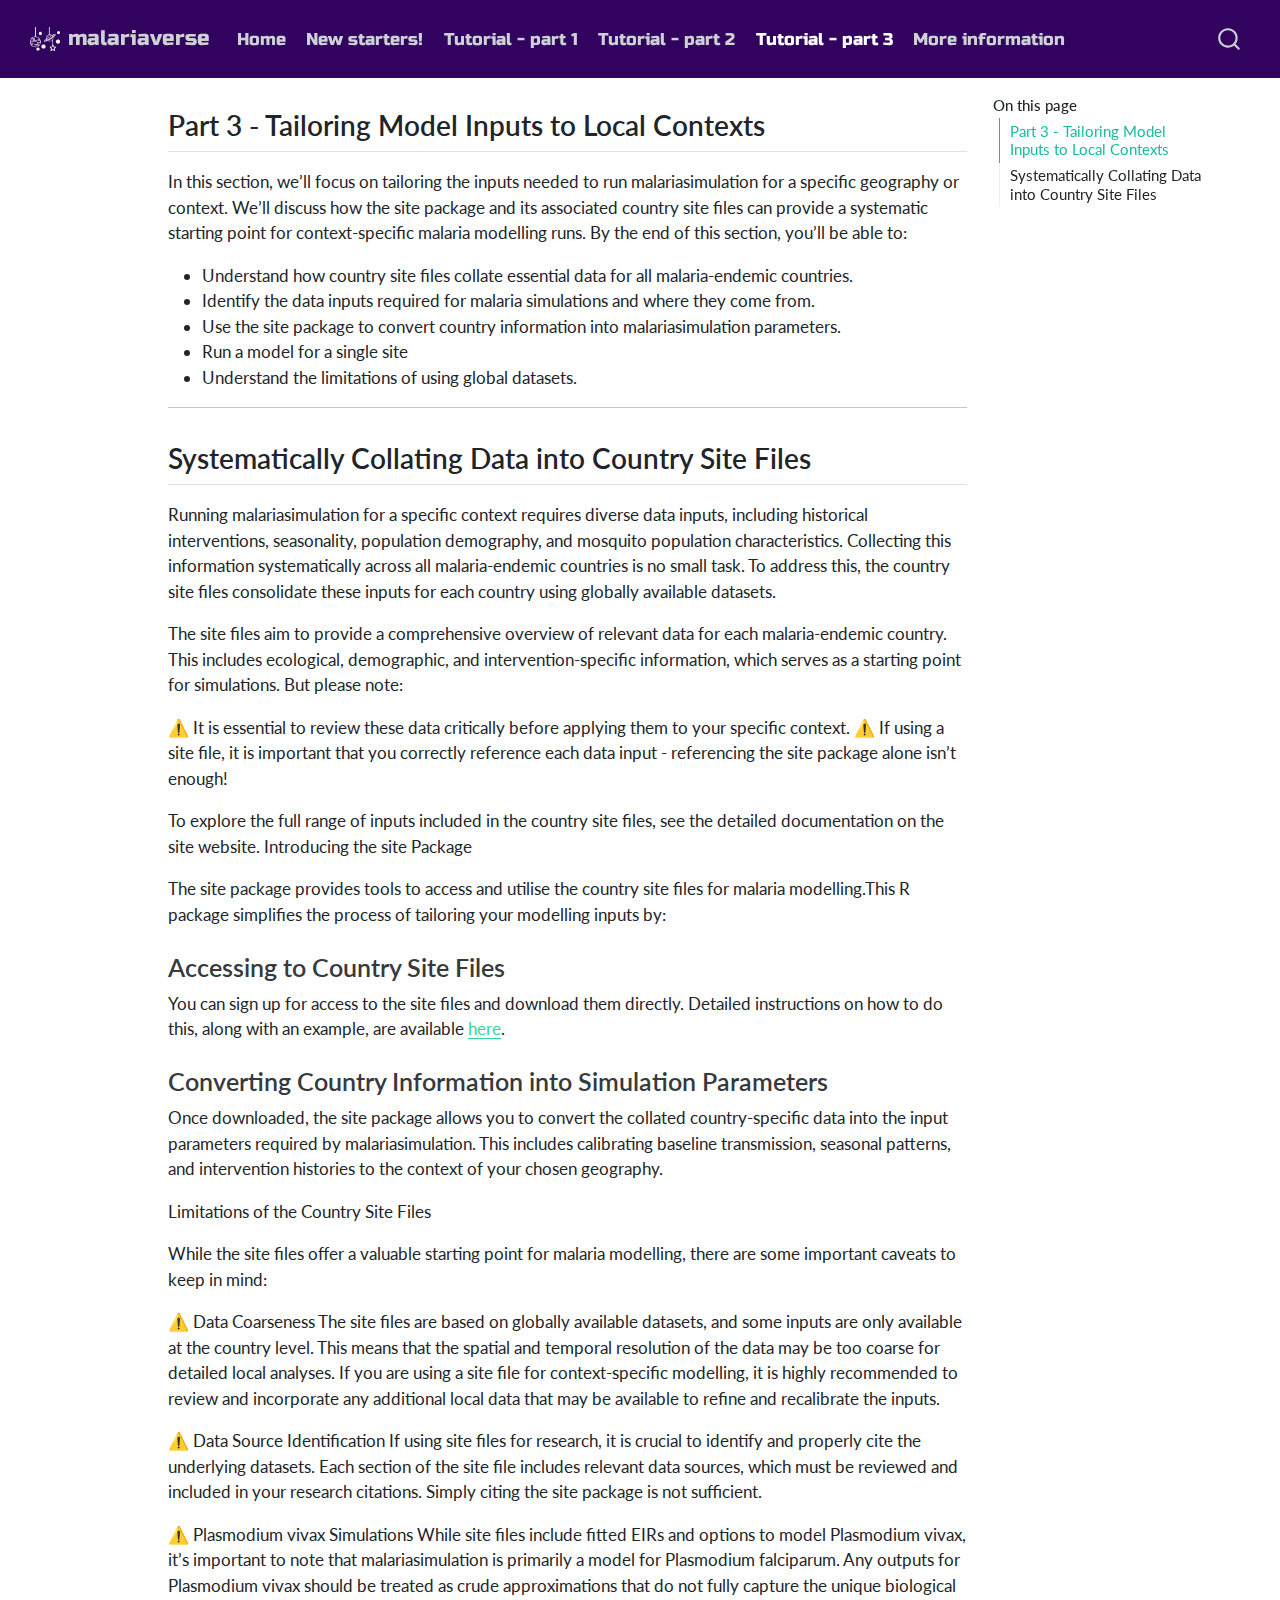
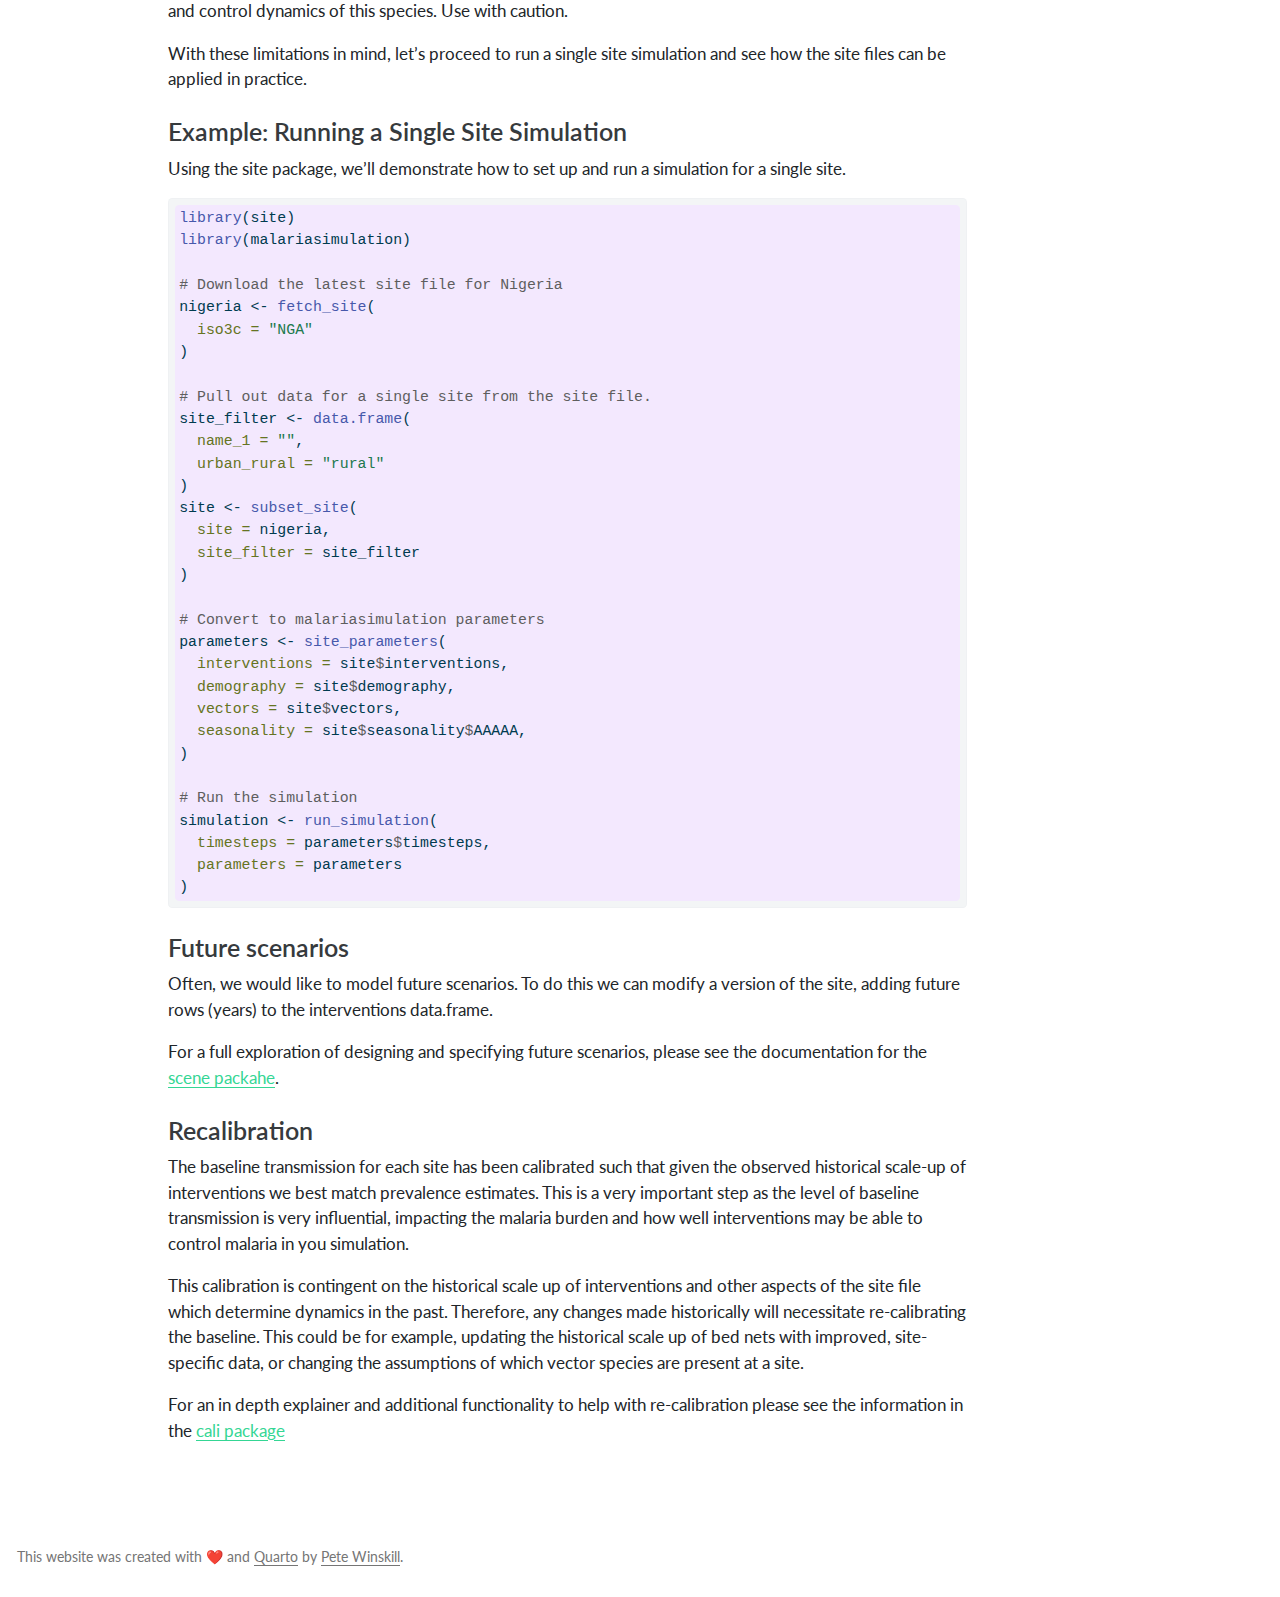
<file: docs/tutorial3.html>
<!DOCTYPE html>
<html xmlns="http://www.w3.org/1999/xhtml" lang="en" xml:lang="en"><head>

<meta charset="utf-8">
<meta name="generator" content="quarto-1.5.57">

<meta name="viewport" content="width=device-width, initial-scale=1.0, user-scalable=yes">


<title>tutorial3 – malariaverse</title>
<style>
code{white-space: pre-wrap;}
span.smallcaps{font-variant: small-caps;}
div.columns{display: flex; gap: min(4vw, 1.5em);}
div.column{flex: auto; overflow-x: auto;}
div.hanging-indent{margin-left: 1.5em; text-indent: -1.5em;}
ul.task-list{list-style: none;}
ul.task-list li input[type="checkbox"] {
  width: 0.8em;
  margin: 0 0.8em 0.2em -1em; /* quarto-specific, see https://github.com/quarto-dev/quarto-cli/issues/4556 */ 
  vertical-align: middle;
}
/* CSS for syntax highlighting */
pre > code.sourceCode { white-space: pre; position: relative; }
pre > code.sourceCode > span { line-height: 1.25; }
pre > code.sourceCode > span:empty { height: 1.2em; }
.sourceCode { overflow: visible; }
code.sourceCode > span { color: inherit; text-decoration: inherit; }
div.sourceCode { margin: 1em 0; }
pre.sourceCode { margin: 0; }
@media screen {
div.sourceCode { overflow: auto; }
}
@media print {
pre > code.sourceCode { white-space: pre-wrap; }
pre > code.sourceCode > span { display: inline-block; text-indent: -5em; padding-left: 5em; }
}
pre.numberSource code
  { counter-reset: source-line 0; }
pre.numberSource code > span
  { position: relative; left: -4em; counter-increment: source-line; }
pre.numberSource code > span > a:first-child::before
  { content: counter(source-line);
    position: relative; left: -1em; text-align: right; vertical-align: baseline;
    border: none; display: inline-block;
    -webkit-touch-callout: none; -webkit-user-select: none;
    -khtml-user-select: none; -moz-user-select: none;
    -ms-user-select: none; user-select: none;
    padding: 0 4px; width: 4em;
  }
pre.numberSource { margin-left: 3em;  padding-left: 4px; }
div.sourceCode
  {   }
@media screen {
pre > code.sourceCode > span > a:first-child::before { text-decoration: underline; }
}
</style>


<script src="site_libs/quarto-nav/quarto-nav.js"></script>
<script src="site_libs/quarto-nav/headroom.min.js"></script>
<script src="site_libs/clipboard/clipboard.min.js"></script>
<script src="site_libs/quarto-search/autocomplete.umd.js"></script>
<script src="site_libs/quarto-search/fuse.min.js"></script>
<script src="site_libs/quarto-search/quarto-search.js"></script>
<meta name="quarto:offset" content="./">
<script src="site_libs/quarto-html/quarto.js"></script>
<script src="site_libs/quarto-html/popper.min.js"></script>
<script src="site_libs/quarto-html/tippy.umd.min.js"></script>
<script src="site_libs/quarto-html/anchor.min.js"></script>
<link href="site_libs/quarto-html/tippy.css" rel="stylesheet">
<link href="site_libs/quarto-html/quarto-syntax-highlighting.css" rel="stylesheet" id="quarto-text-highlighting-styles">
<script src="site_libs/bootstrap/bootstrap.min.js"></script>
<link href="site_libs/bootstrap/bootstrap-icons.css" rel="stylesheet">
<link href="site_libs/bootstrap/bootstrap.min.css" rel="stylesheet" id="quarto-bootstrap" data-mode="light">
<script id="quarto-search-options" type="application/json">{
  "location": "navbar",
  "copy-button": false,
  "collapse-after": 3,
  "panel-placement": "end",
  "type": "overlay",
  "limit": 50,
  "keyboard-shortcut": [
    "f",
    "/",
    "s"
  ],
  "show-item-context": false,
  "language": {
    "search-no-results-text": "No results",
    "search-matching-documents-text": "matching documents",
    "search-copy-link-title": "Copy link to search",
    "search-hide-matches-text": "Hide additional matches",
    "search-more-match-text": "more match in this document",
    "search-more-matches-text": "more matches in this document",
    "search-clear-button-title": "Clear",
    "search-text-placeholder": "",
    "search-detached-cancel-button-title": "Cancel",
    "search-submit-button-title": "Submit",
    "search-label": "Search"
  }
}</script>


<link rel="stylesheet" href="styles.css">
</head>

<body class="nav-fixed">

<div id="quarto-search-results"></div>
  <header id="quarto-header" class="headroom fixed-top">
    <nav class="navbar navbar-expand-lg " data-bs-theme="dark">
      <div class="navbar-container container-fluid">
      <div class="navbar-brand-container mx-auto">
    <a href="./index.html" class="navbar-brand navbar-brand-logo">
    <img src="./images/malariaverse_white.png" alt="" class="navbar-logo">
    </a>
    <a class="navbar-brand" href="./index.html">
    <span class="navbar-title">malariaverse</span>
    </a>
  </div>
            <div id="quarto-search" class="" title="Search"></div>
          <button class="navbar-toggler" type="button" data-bs-toggle="collapse" data-bs-target="#navbarCollapse" aria-controls="navbarCollapse" role="menu" aria-expanded="false" aria-label="Toggle navigation" onclick="if (window.quartoToggleHeadroom) { window.quartoToggleHeadroom(); }">
  <span class="navbar-toggler-icon"></span>
</button>
          <div class="collapse navbar-collapse" id="navbarCollapse">
            <ul class="navbar-nav navbar-nav-scroll me-auto">
  <li class="nav-item">
    <a class="nav-link" href="./index.html"> 
<span class="menu-text">Home</span></a>
  </li>  
  <li class="nav-item">
    <a class="nav-link" href="./onboard.html"> 
<span class="menu-text">New starters!</span></a>
  </li>  
  <li class="nav-item">
    <a class="nav-link" href="./tutorial1.html"> 
<span class="menu-text">Tutorial - part 1</span></a>
  </li>  
  <li class="nav-item">
    <a class="nav-link" href="./tutorial2.html"> 
<span class="menu-text">Tutorial - part 2</span></a>
  </li>  
  <li class="nav-item">
    <a class="nav-link active" href="./tutorial3.html" aria-current="page"> 
<span class="menu-text">Tutorial - part 3</span></a>
  </li>  
  <li class="nav-item">
    <a class="nav-link" href="./about.html"> 
<span class="menu-text">More information</span></a>
  </li>  
</ul>
          </div> <!-- /navcollapse -->
            <div class="quarto-navbar-tools">
</div>
      </div> <!-- /container-fluid -->
    </nav>
</header>
<!-- content -->
<div id="quarto-content" class="quarto-container page-columns page-rows-contents page-layout-article page-navbar">
<!-- sidebar -->
<!-- margin-sidebar -->
    <div id="quarto-margin-sidebar" class="sidebar margin-sidebar">
        <nav id="TOC" role="doc-toc" class="toc-active">
    <h2 id="toc-title">On this page</h2>
   
  <ul>
  <li><a href="#part-3---tailoring-model-inputs-to-local-contexts" id="toc-part-3---tailoring-model-inputs-to-local-contexts" class="nav-link active" data-scroll-target="#part-3---tailoring-model-inputs-to-local-contexts">Part 3 - Tailoring Model Inputs to Local Contexts</a></li>
  <li><a href="#systematically-collating-data-into-country-site-files" id="toc-systematically-collating-data-into-country-site-files" class="nav-link" data-scroll-target="#systematically-collating-data-into-country-site-files">Systematically Collating Data into Country Site Files</a>
  <ul class="collapse">
  <li><a href="#accessing-to-country-site-files" id="toc-accessing-to-country-site-files" class="nav-link" data-scroll-target="#accessing-to-country-site-files">Accessing to Country Site Files</a></li>
  <li><a href="#converting-country-information-into-simulation-parameters" id="toc-converting-country-information-into-simulation-parameters" class="nav-link" data-scroll-target="#converting-country-information-into-simulation-parameters">Converting Country Information into Simulation Parameters</a></li>
  <li><a href="#example-running-a-single-site-simulation" id="toc-example-running-a-single-site-simulation" class="nav-link" data-scroll-target="#example-running-a-single-site-simulation">Example: Running a Single Site Simulation</a></li>
  <li><a href="#future-scenarios" id="toc-future-scenarios" class="nav-link" data-scroll-target="#future-scenarios">Future scenarios</a></li>
  <li><a href="#recalibration" id="toc-recalibration" class="nav-link" data-scroll-target="#recalibration">Recalibration</a></li>
  </ul></li>
  </ul>
</nav>
    </div>
<!-- main -->
<main class="content" id="quarto-document-content">




<section id="part-3---tailoring-model-inputs-to-local-contexts" class="level2">
<h2 class="anchored" data-anchor-id="part-3---tailoring-model-inputs-to-local-contexts">Part 3 - Tailoring Model Inputs to Local Contexts</h2>
<p>In this section, we’ll focus on tailoring the inputs needed to run malariasimulation for a specific geography or context. We’ll discuss how the site package and its associated country site files can provide a systematic starting point for context-specific malaria modelling runs. By the end of this section, you’ll be able to:</p>
<ul>
<li>Understand how country site files collate essential data for all malaria-endemic countries.</li>
<li>Identify the data inputs required for malaria simulations and where they come from.</li>
<li>Use the site package to convert country information into malariasimulation parameters.</li>
<li>Run a model for a single site</li>
<li>Understand the limitations of using global datasets.</li>
</ul>
<hr>
</section>
<section id="systematically-collating-data-into-country-site-files" class="level2">
<h2 class="anchored" data-anchor-id="systematically-collating-data-into-country-site-files">Systematically Collating Data into Country Site Files</h2>
<p>Running malariasimulation for a specific context requires diverse data inputs, including historical interventions, seasonality, population demography, and mosquito population characteristics. Collecting this information systematically across all malaria-endemic countries is no small task. To address this, the country site files consolidate these inputs for each country using globally available datasets.</p>
<p>The site files aim to provide a comprehensive overview of relevant data for each malaria-endemic country. This includes ecological, demographic, and intervention-specific information, which serves as a starting point for simulations. But please note:</p>
<p>⚠️ It is essential to review these data critically before applying them to your specific context. ⚠️ If using a site file, it is important that you correctly reference each data input - referencing the site package alone isn’t enough!</p>
<p>To explore the full range of inputs included in the country site files, see the detailed documentation on the site website. Introducing the site Package</p>
<p>The site package provides tools to access and utilise the country site files for malaria modelling.This R package simplifies the process of tailoring your modelling inputs by:</p>
<section id="accessing-to-country-site-files" class="level3">
<h3 class="anchored" data-anchor-id="accessing-to-country-site-files">Accessing to Country Site Files</h3>
<p>You can sign up for access to the site files and download them directly. Detailed instructions on how to do this, along with an example, are available <a href="https://github.com/mrc-ide/site">here</a>.</p>
</section>
<section id="converting-country-information-into-simulation-parameters" class="level3">
<h3 class="anchored" data-anchor-id="converting-country-information-into-simulation-parameters">Converting Country Information into Simulation Parameters</h3>
<p>Once downloaded, the site package allows you to convert the collated country-specific data into the input parameters required by malariasimulation. This includes calibrating baseline transmission, seasonal patterns, and intervention histories to the context of your chosen geography.</p>
<p>Limitations of the Country Site Files</p>
<p>While the site files offer a valuable starting point for malaria modelling, there are some important caveats to keep in mind:</p>
<p>⚠️ Data Coarseness The site files are based on globally available datasets, and some inputs are only available at the country level. This means that the spatial and temporal resolution of the data may be too coarse for detailed local analyses. If you are using a site file for context-specific modelling, it is highly recommended to review and incorporate any additional local data that may be available to refine and recalibrate the inputs.</p>
<p>⚠️ Data Source Identification If using site files for research, it is crucial to identify and properly cite the underlying datasets. Each section of the site file includes relevant data sources, which must be reviewed and included in your research citations. Simply citing the site package is not sufficient.</p>
<p>⚠️ Plasmodium vivax Simulations While site files include fitted EIRs and options to model Plasmodium vivax, it’s important to note that malariasimulation is primarily a model for Plasmodium falciparum. Any outputs for Plasmodium vivax should be treated as crude approximations that do not fully capture the unique biological and control dynamics of this species. Use with caution.</p>
<p>With these limitations in mind, let’s proceed to run a single site simulation and see how the site files can be applied in practice.</p>
</section>
<section id="example-running-a-single-site-simulation" class="level3">
<h3 class="anchored" data-anchor-id="example-running-a-single-site-simulation">Example: Running a Single Site Simulation</h3>
<p>Using the site package, we’ll demonstrate how to set up and run a simulation for a single site.</p>
<div class="cell">
<div class="sourceCode cell-code" id="cb1"><pre class="sourceCode r code-with-copy"><code class="sourceCode r"><span id="cb1-1"><a href="#cb1-1" aria-hidden="true" tabindex="-1"></a><span class="fu">library</span>(site)</span>
<span id="cb1-2"><a href="#cb1-2" aria-hidden="true" tabindex="-1"></a><span class="fu">library</span>(malariasimulation)</span>
<span id="cb1-3"><a href="#cb1-3" aria-hidden="true" tabindex="-1"></a></span>
<span id="cb1-4"><a href="#cb1-4" aria-hidden="true" tabindex="-1"></a><span class="co"># Download the latest site file for Nigeria</span></span>
<span id="cb1-5"><a href="#cb1-5" aria-hidden="true" tabindex="-1"></a>nigeria <span class="ot">&lt;-</span> <span class="fu">fetch_site</span>(</span>
<span id="cb1-6"><a href="#cb1-6" aria-hidden="true" tabindex="-1"></a>  <span class="at">iso3c =</span> <span class="st">"NGA"</span></span>
<span id="cb1-7"><a href="#cb1-7" aria-hidden="true" tabindex="-1"></a>)</span>
<span id="cb1-8"><a href="#cb1-8" aria-hidden="true" tabindex="-1"></a></span>
<span id="cb1-9"><a href="#cb1-9" aria-hidden="true" tabindex="-1"></a><span class="co"># Pull out data for a single site from the site file.</span></span>
<span id="cb1-10"><a href="#cb1-10" aria-hidden="true" tabindex="-1"></a>site_filter <span class="ot">&lt;-</span> <span class="fu">data.frame</span>(</span>
<span id="cb1-11"><a href="#cb1-11" aria-hidden="true" tabindex="-1"></a>  <span class="at">name_1 =</span> <span class="st">""</span>,</span>
<span id="cb1-12"><a href="#cb1-12" aria-hidden="true" tabindex="-1"></a>  <span class="at">urban_rural =</span> <span class="st">"rural"</span></span>
<span id="cb1-13"><a href="#cb1-13" aria-hidden="true" tabindex="-1"></a>)</span>
<span id="cb1-14"><a href="#cb1-14" aria-hidden="true" tabindex="-1"></a>site <span class="ot">&lt;-</span> <span class="fu">subset_site</span>(</span>
<span id="cb1-15"><a href="#cb1-15" aria-hidden="true" tabindex="-1"></a>  <span class="at">site =</span> nigeria,</span>
<span id="cb1-16"><a href="#cb1-16" aria-hidden="true" tabindex="-1"></a>  <span class="at">site_filter =</span> site_filter</span>
<span id="cb1-17"><a href="#cb1-17" aria-hidden="true" tabindex="-1"></a>)</span>
<span id="cb1-18"><a href="#cb1-18" aria-hidden="true" tabindex="-1"></a></span>
<span id="cb1-19"><a href="#cb1-19" aria-hidden="true" tabindex="-1"></a><span class="co"># Convert to malariasimulation parameters</span></span>
<span id="cb1-20"><a href="#cb1-20" aria-hidden="true" tabindex="-1"></a>parameters <span class="ot">&lt;-</span> <span class="fu">site_parameters</span>(</span>
<span id="cb1-21"><a href="#cb1-21" aria-hidden="true" tabindex="-1"></a>  <span class="at">interventions =</span> site<span class="sc">$</span>interventions,</span>
<span id="cb1-22"><a href="#cb1-22" aria-hidden="true" tabindex="-1"></a>  <span class="at">demography =</span> site<span class="sc">$</span>demography,</span>
<span id="cb1-23"><a href="#cb1-23" aria-hidden="true" tabindex="-1"></a>  <span class="at">vectors =</span> site<span class="sc">$</span>vectors,</span>
<span id="cb1-24"><a href="#cb1-24" aria-hidden="true" tabindex="-1"></a>  <span class="at">seasonality =</span> site<span class="sc">$</span>seasonality<span class="sc">$</span>AAAAA,</span>
<span id="cb1-25"><a href="#cb1-25" aria-hidden="true" tabindex="-1"></a>)</span>
<span id="cb1-26"><a href="#cb1-26" aria-hidden="true" tabindex="-1"></a></span>
<span id="cb1-27"><a href="#cb1-27" aria-hidden="true" tabindex="-1"></a><span class="co"># Run the simulation</span></span>
<span id="cb1-28"><a href="#cb1-28" aria-hidden="true" tabindex="-1"></a>simulation <span class="ot">&lt;-</span> <span class="fu">run_simulation</span>(</span>
<span id="cb1-29"><a href="#cb1-29" aria-hidden="true" tabindex="-1"></a>  <span class="at">timesteps =</span> parameters<span class="sc">$</span>timesteps,</span>
<span id="cb1-30"><a href="#cb1-30" aria-hidden="true" tabindex="-1"></a>  <span class="at">parameters =</span> parameters</span>
<span id="cb1-31"><a href="#cb1-31" aria-hidden="true" tabindex="-1"></a>)</span></code><button title="Copy to Clipboard" class="code-copy-button"><i class="bi"></i></button></pre></div>
</div>
</section>
<section id="future-scenarios" class="level3">
<h3 class="anchored" data-anchor-id="future-scenarios">Future scenarios</h3>
<p>Often, we would like to model future scenarios. To do this we can modify a version of the site, adding future rows (years) to the interventions data.frame.</p>
<p>For a full exploration of designing and specifying future scenarios, please see the documentation for the <a href="https://github.com/mrc-ide/scene">scene packahe</a>.</p>
</section>
<section id="recalibration" class="level3">
<h3 class="anchored" data-anchor-id="recalibration">Recalibration</h3>
<p>The baseline transmission for each site has been calibrated such that given the observed historical scale-up of interventions we best match prevalence estimates. This is a very important step as the level of baseline transmission is very influential, impacting the malaria burden and how well interventions may be able to control malaria in you simulation.</p>
<p>This calibration is contingent on the historical scale up of interventions and other aspects of the site file which determine dynamics in the past. Therefore, any changes made historically will necessitate re-calibrating the baseline. This could be for example, updating the historical scale up of bed nets with improved, site-specific data, or changing the assumptions of which vector species are present at a site.</p>
<p>For an in depth explainer and additional functionality to help with re-calibration please see the information in the <a href="https://github.com/mrc-ide/cali">cali package</a></p>


</section>
</section>

</main> <!-- /main -->
<script id="quarto-html-after-body" type="application/javascript">
window.document.addEventListener("DOMContentLoaded", function (event) {
  const toggleBodyColorMode = (bsSheetEl) => {
    const mode = bsSheetEl.getAttribute("data-mode");
    const bodyEl = window.document.querySelector("body");
    if (mode === "dark") {
      bodyEl.classList.add("quarto-dark");
      bodyEl.classList.remove("quarto-light");
    } else {
      bodyEl.classList.add("quarto-light");
      bodyEl.classList.remove("quarto-dark");
    }
  }
  const toggleBodyColorPrimary = () => {
    const bsSheetEl = window.document.querySelector("link#quarto-bootstrap");
    if (bsSheetEl) {
      toggleBodyColorMode(bsSheetEl);
    }
  }
  toggleBodyColorPrimary();  
  const icon = "";
  const anchorJS = new window.AnchorJS();
  anchorJS.options = {
    placement: 'right',
    icon: icon
  };
  anchorJS.add('.anchored');
  const isCodeAnnotation = (el) => {
    for (const clz of el.classList) {
      if (clz.startsWith('code-annotation-')) {                     
        return true;
      }
    }
    return false;
  }
  const onCopySuccess = function(e) {
    // button target
    const button = e.trigger;
    // don't keep focus
    button.blur();
    // flash "checked"
    button.classList.add('code-copy-button-checked');
    var currentTitle = button.getAttribute("title");
    button.setAttribute("title", "Copied!");
    let tooltip;
    if (window.bootstrap) {
      button.setAttribute("data-bs-toggle", "tooltip");
      button.setAttribute("data-bs-placement", "left");
      button.setAttribute("data-bs-title", "Copied!");
      tooltip = new bootstrap.Tooltip(button, 
        { trigger: "manual", 
          customClass: "code-copy-button-tooltip",
          offset: [0, -8]});
      tooltip.show();    
    }
    setTimeout(function() {
      if (tooltip) {
        tooltip.hide();
        button.removeAttribute("data-bs-title");
        button.removeAttribute("data-bs-toggle");
        button.removeAttribute("data-bs-placement");
      }
      button.setAttribute("title", currentTitle);
      button.classList.remove('code-copy-button-checked');
    }, 1000);
    // clear code selection
    e.clearSelection();
  }
  const getTextToCopy = function(trigger) {
      const codeEl = trigger.previousElementSibling.cloneNode(true);
      for (const childEl of codeEl.children) {
        if (isCodeAnnotation(childEl)) {
          childEl.remove();
        }
      }
      return codeEl.innerText;
  }
  const clipboard = new window.ClipboardJS('.code-copy-button:not([data-in-quarto-modal])', {
    text: getTextToCopy
  });
  clipboard.on('success', onCopySuccess);
  if (window.document.getElementById('quarto-embedded-source-code-modal')) {
    // For code content inside modals, clipBoardJS needs to be initialized with a container option
    // TODO: Check when it could be a function (https://github.com/zenorocha/clipboard.js/issues/860)
    const clipboardModal = new window.ClipboardJS('.code-copy-button[data-in-quarto-modal]', {
      text: getTextToCopy,
      container: window.document.getElementById('quarto-embedded-source-code-modal')
    });
    clipboardModal.on('success', onCopySuccess);
  }
    var localhostRegex = new RegExp(/^(?:http|https):\/\/localhost\:?[0-9]*\//);
    var mailtoRegex = new RegExp(/^mailto:/);
      var filterRegex = new RegExp('/' + window.location.host + '/');
    var isInternal = (href) => {
        return filterRegex.test(href) || localhostRegex.test(href) || mailtoRegex.test(href);
    }
    // Inspect non-navigation links and adorn them if external
 	var links = window.document.querySelectorAll('a[href]:not(.nav-link):not(.navbar-brand):not(.toc-action):not(.sidebar-link):not(.sidebar-item-toggle):not(.pagination-link):not(.no-external):not([aria-hidden]):not(.dropdown-item):not(.quarto-navigation-tool):not(.about-link)');
    for (var i=0; i<links.length; i++) {
      const link = links[i];
      if (!isInternal(link.href)) {
        // undo the damage that might have been done by quarto-nav.js in the case of
        // links that we want to consider external
        if (link.dataset.originalHref !== undefined) {
          link.href = link.dataset.originalHref;
        }
      }
    }
  function tippyHover(el, contentFn, onTriggerFn, onUntriggerFn) {
    const config = {
      allowHTML: true,
      maxWidth: 500,
      delay: 100,
      arrow: false,
      appendTo: function(el) {
          return el.parentElement;
      },
      interactive: true,
      interactiveBorder: 10,
      theme: 'quarto',
      placement: 'bottom-start',
    };
    if (contentFn) {
      config.content = contentFn;
    }
    if (onTriggerFn) {
      config.onTrigger = onTriggerFn;
    }
    if (onUntriggerFn) {
      config.onUntrigger = onUntriggerFn;
    }
    window.tippy(el, config); 
  }
  const noterefs = window.document.querySelectorAll('a[role="doc-noteref"]');
  for (var i=0; i<noterefs.length; i++) {
    const ref = noterefs[i];
    tippyHover(ref, function() {
      // use id or data attribute instead here
      let href = ref.getAttribute('data-footnote-href') || ref.getAttribute('href');
      try { href = new URL(href).hash; } catch {}
      const id = href.replace(/^#\/?/, "");
      const note = window.document.getElementById(id);
      if (note) {
        return note.innerHTML;
      } else {
        return "";
      }
    });
  }
  const xrefs = window.document.querySelectorAll('a.quarto-xref');
  const processXRef = (id, note) => {
    // Strip column container classes
    const stripColumnClz = (el) => {
      el.classList.remove("page-full", "page-columns");
      if (el.children) {
        for (const child of el.children) {
          stripColumnClz(child);
        }
      }
    }
    stripColumnClz(note)
    if (id === null || id.startsWith('sec-')) {
      // Special case sections, only their first couple elements
      const container = document.createElement("div");
      if (note.children && note.children.length > 2) {
        container.appendChild(note.children[0].cloneNode(true));
        for (let i = 1; i < note.children.length; i++) {
          const child = note.children[i];
          if (child.tagName === "P" && child.innerText === "") {
            continue;
          } else {
            container.appendChild(child.cloneNode(true));
            break;
          }
        }
        if (window.Quarto?.typesetMath) {
          window.Quarto.typesetMath(container);
        }
        return container.innerHTML
      } else {
        if (window.Quarto?.typesetMath) {
          window.Quarto.typesetMath(note);
        }
        return note.innerHTML;
      }
    } else {
      // Remove any anchor links if they are present
      const anchorLink = note.querySelector('a.anchorjs-link');
      if (anchorLink) {
        anchorLink.remove();
      }
      if (window.Quarto?.typesetMath) {
        window.Quarto.typesetMath(note);
      }
      // TODO in 1.5, we should make sure this works without a callout special case
      if (note.classList.contains("callout")) {
        return note.outerHTML;
      } else {
        return note.innerHTML;
      }
    }
  }
  for (var i=0; i<xrefs.length; i++) {
    const xref = xrefs[i];
    tippyHover(xref, undefined, function(instance) {
      instance.disable();
      let url = xref.getAttribute('href');
      let hash = undefined; 
      if (url.startsWith('#')) {
        hash = url;
      } else {
        try { hash = new URL(url).hash; } catch {}
      }
      if (hash) {
        const id = hash.replace(/^#\/?/, "");
        const note = window.document.getElementById(id);
        if (note !== null) {
          try {
            const html = processXRef(id, note.cloneNode(true));
            instance.setContent(html);
          } finally {
            instance.enable();
            instance.show();
          }
        } else {
          // See if we can fetch this
          fetch(url.split('#')[0])
          .then(res => res.text())
          .then(html => {
            const parser = new DOMParser();
            const htmlDoc = parser.parseFromString(html, "text/html");
            const note = htmlDoc.getElementById(id);
            if (note !== null) {
              const html = processXRef(id, note);
              instance.setContent(html);
            } 
          }).finally(() => {
            instance.enable();
            instance.show();
          });
        }
      } else {
        // See if we can fetch a full url (with no hash to target)
        // This is a special case and we should probably do some content thinning / targeting
        fetch(url)
        .then(res => res.text())
        .then(html => {
          const parser = new DOMParser();
          const htmlDoc = parser.parseFromString(html, "text/html");
          const note = htmlDoc.querySelector('main.content');
          if (note !== null) {
            // This should only happen for chapter cross references
            // (since there is no id in the URL)
            // remove the first header
            if (note.children.length > 0 && note.children[0].tagName === "HEADER") {
              note.children[0].remove();
            }
            const html = processXRef(null, note);
            instance.setContent(html);
          } 
        }).finally(() => {
          instance.enable();
          instance.show();
        });
      }
    }, function(instance) {
    });
  }
      let selectedAnnoteEl;
      const selectorForAnnotation = ( cell, annotation) => {
        let cellAttr = 'data-code-cell="' + cell + '"';
        let lineAttr = 'data-code-annotation="' +  annotation + '"';
        const selector = 'span[' + cellAttr + '][' + lineAttr + ']';
        return selector;
      }
      const selectCodeLines = (annoteEl) => {
        const doc = window.document;
        const targetCell = annoteEl.getAttribute("data-target-cell");
        const targetAnnotation = annoteEl.getAttribute("data-target-annotation");
        const annoteSpan = window.document.querySelector(selectorForAnnotation(targetCell, targetAnnotation));
        const lines = annoteSpan.getAttribute("data-code-lines").split(",");
        const lineIds = lines.map((line) => {
          return targetCell + "-" + line;
        })
        let top = null;
        let height = null;
        let parent = null;
        if (lineIds.length > 0) {
            //compute the position of the single el (top and bottom and make a div)
            const el = window.document.getElementById(lineIds[0]);
            top = el.offsetTop;
            height = el.offsetHeight;
            parent = el.parentElement.parentElement;
          if (lineIds.length > 1) {
            const lastEl = window.document.getElementById(lineIds[lineIds.length - 1]);
            const bottom = lastEl.offsetTop + lastEl.offsetHeight;
            height = bottom - top;
          }
          if (top !== null && height !== null && parent !== null) {
            // cook up a div (if necessary) and position it 
            let div = window.document.getElementById("code-annotation-line-highlight");
            if (div === null) {
              div = window.document.createElement("div");
              div.setAttribute("id", "code-annotation-line-highlight");
              div.style.position = 'absolute';
              parent.appendChild(div);
            }
            div.style.top = top - 2 + "px";
            div.style.height = height + 4 + "px";
            div.style.left = 0;
            let gutterDiv = window.document.getElementById("code-annotation-line-highlight-gutter");
            if (gutterDiv === null) {
              gutterDiv = window.document.createElement("div");
              gutterDiv.setAttribute("id", "code-annotation-line-highlight-gutter");
              gutterDiv.style.position = 'absolute';
              const codeCell = window.document.getElementById(targetCell);
              const gutter = codeCell.querySelector('.code-annotation-gutter');
              gutter.appendChild(gutterDiv);
            }
            gutterDiv.style.top = top - 2 + "px";
            gutterDiv.style.height = height + 4 + "px";
          }
          selectedAnnoteEl = annoteEl;
        }
      };
      const unselectCodeLines = () => {
        const elementsIds = ["code-annotation-line-highlight", "code-annotation-line-highlight-gutter"];
        elementsIds.forEach((elId) => {
          const div = window.document.getElementById(elId);
          if (div) {
            div.remove();
          }
        });
        selectedAnnoteEl = undefined;
      };
        // Handle positioning of the toggle
    window.addEventListener(
      "resize",
      throttle(() => {
        elRect = undefined;
        if (selectedAnnoteEl) {
          selectCodeLines(selectedAnnoteEl);
        }
      }, 10)
    );
    function throttle(fn, ms) {
    let throttle = false;
    let timer;
      return (...args) => {
        if(!throttle) { // first call gets through
            fn.apply(this, args);
            throttle = true;
        } else { // all the others get throttled
            if(timer) clearTimeout(timer); // cancel #2
            timer = setTimeout(() => {
              fn.apply(this, args);
              timer = throttle = false;
            }, ms);
        }
      };
    }
      // Attach click handler to the DT
      const annoteDls = window.document.querySelectorAll('dt[data-target-cell]');
      for (const annoteDlNode of annoteDls) {
        annoteDlNode.addEventListener('click', (event) => {
          const clickedEl = event.target;
          if (clickedEl !== selectedAnnoteEl) {
            unselectCodeLines();
            const activeEl = window.document.querySelector('dt[data-target-cell].code-annotation-active');
            if (activeEl) {
              activeEl.classList.remove('code-annotation-active');
            }
            selectCodeLines(clickedEl);
            clickedEl.classList.add('code-annotation-active');
          } else {
            // Unselect the line
            unselectCodeLines();
            clickedEl.classList.remove('code-annotation-active');
          }
        });
      }
  const findCites = (el) => {
    const parentEl = el.parentElement;
    if (parentEl) {
      const cites = parentEl.dataset.cites;
      if (cites) {
        return {
          el,
          cites: cites.split(' ')
        };
      } else {
        return findCites(el.parentElement)
      }
    } else {
      return undefined;
    }
  };
  var bibliorefs = window.document.querySelectorAll('a[role="doc-biblioref"]');
  for (var i=0; i<bibliorefs.length; i++) {
    const ref = bibliorefs[i];
    const citeInfo = findCites(ref);
    if (citeInfo) {
      tippyHover(citeInfo.el, function() {
        var popup = window.document.createElement('div');
        citeInfo.cites.forEach(function(cite) {
          var citeDiv = window.document.createElement('div');
          citeDiv.classList.add('hanging-indent');
          citeDiv.classList.add('csl-entry');
          var biblioDiv = window.document.getElementById('ref-' + cite);
          if (biblioDiv) {
            citeDiv.innerHTML = biblioDiv.innerHTML;
          }
          popup.appendChild(citeDiv);
        });
        return popup.innerHTML;
      });
    }
  }
});
</script>
</div> <!-- /content -->
<footer class="footer">
  <div class="nav-footer">
    <div class="nav-footer-left">
<p>This website was created with ❤️ and <a href="https://quarto.org/">Quarto</a> by <a href="mailto:p.winskill@imperial.ac.uk">Pete Winskill</a>.</p>
</div>   
    <div class="nav-footer-center">
      &nbsp;
    </div>
    <div class="nav-footer-right">
      &nbsp;
    </div>
  </div>
</footer>




</body></html>
</file>
<file: _site/site_libs/quarto-html/tippy.css>
.tippy-box[data-animation=fade][data-state=hidden]{opacity:0}[data-tippy-root]{max-width:calc(100vw - 10px)}.tippy-box{position:relative;background-color:#333;color:#fff;border-radius:4px;font-size:14px;line-height:1.4;white-space:normal;outline:0;transition-property:transform,visibility,opacity}.tippy-box[data-placement^=top]>.tippy-arrow{bottom:0}.tippy-box[data-placement^=top]>.tippy-arrow:before{bottom:-7px;left:0;border-width:8px 8px 0;border-top-color:initial;transform-origin:center top}.tippy-box[data-placement^=bottom]>.tippy-arrow{top:0}.tippy-box[data-placement^=bottom]>.tippy-arrow:before{top:-7px;left:0;border-width:0 8px 8px;border-bottom-color:initial;transform-origin:center bottom}.tippy-box[data-placement^=left]>.tippy-arrow{right:0}.tippy-box[data-placement^=left]>.tippy-arrow:before{border-width:8px 0 8px 8px;border-left-color:initial;right:-7px;transform-origin:center left}.tippy-box[data-placement^=right]>.tippy-arrow{left:0}.tippy-box[data-placement^=right]>.tippy-arrow:before{left:-7px;border-width:8px 8px 8px 0;border-right-color:initial;transform-origin:center right}.tippy-box[data-inertia][data-state=visible]{transition-timing-function:cubic-bezier(.54,1.5,.38,1.11)}.tippy-arrow{width:16px;height:16px;color:#333}.tippy-arrow:before{content:"";position:absolute;border-color:transparent;border-style:solid}.tippy-content{position:relative;padding:5px 9px;z-index:1}
</file>
<file: _site/site_libs/quarto-html/quarto-syntax-highlighting.css>
/* quarto syntax highlight colors */
:root {
  --quarto-hl-ot-color: #003B4F;
  --quarto-hl-at-color: #657422;
  --quarto-hl-ss-color: #20794D;
  --quarto-hl-an-color: #5E5E5E;
  --quarto-hl-fu-color: #4758AB;
  --quarto-hl-st-color: #20794D;
  --quarto-hl-cf-color: #003B4F;
  --quarto-hl-op-color: #5E5E5E;
  --quarto-hl-er-color: #AD0000;
  --quarto-hl-bn-color: #AD0000;
  --quarto-hl-al-color: #AD0000;
  --quarto-hl-va-color: #111111;
  --quarto-hl-bu-color: inherit;
  --quarto-hl-ex-color: inherit;
  --quarto-hl-pp-color: #AD0000;
  --quarto-hl-in-color: #5E5E5E;
  --quarto-hl-vs-color: #20794D;
  --quarto-hl-wa-color: #5E5E5E;
  --quarto-hl-do-color: #5E5E5E;
  --quarto-hl-im-color: #00769E;
  --quarto-hl-ch-color: #20794D;
  --quarto-hl-dt-color: #AD0000;
  --quarto-hl-fl-color: #AD0000;
  --quarto-hl-co-color: #5E5E5E;
  --quarto-hl-cv-color: #5E5E5E;
  --quarto-hl-cn-color: #8f5902;
  --quarto-hl-sc-color: #5E5E5E;
  --quarto-hl-dv-color: #AD0000;
  --quarto-hl-kw-color: #003B4F;
}

/* other quarto variables */
:root {
  --quarto-font-monospace: SFMono-Regular, Menlo, Monaco, Consolas, "Liberation Mono", "Courier New", monospace;
}

pre > code.sourceCode > span {
  color: #003B4F;
}

code span {
  color: #003B4F;
}

code.sourceCode > span {
  color: #003B4F;
}

div.sourceCode,
div.sourceCode pre.sourceCode {
  color: #003B4F;
}

code span.ot {
  color: #003B4F;
}

code span.at {
  color: #657422;
}

code span.ss {
  color: #20794D;
}

code span.an {
  color: #5E5E5E;
}

code span.fu {
  color: #4758AB;
}

code span.st {
  color: #20794D;
}

code span.cf {
  color: #003B4F;
}

code span.op {
  color: #5E5E5E;
}

code span.er {
  color: #AD0000;
}

code span.bn {
  color: #AD0000;
}

code span.al {
  color: #AD0000;
}

code span.va {
  color: #111111;
}

code span.pp {
  color: #AD0000;
}

code span.in {
  color: #5E5E5E;
}

code span.vs {
  color: #20794D;
}

code span.wa {
  color: #5E5E5E;
  font-style: italic;
}

code span.do {
  color: #5E5E5E;
  font-style: italic;
}

code span.im {
  color: #00769E;
}

code span.ch {
  color: #20794D;
}

code span.dt {
  color: #AD0000;
}

code span.fl {
  color: #AD0000;
}

code span.co {
  color: #5E5E5E;
}

code span.cv {
  color: #5E5E5E;
  font-style: italic;
}

code span.cn {
  color: #8f5902;
}

code span.sc {
  color: #5E5E5E;
}

code span.dv {
  color: #AD0000;
}

code span.kw {
  color: #003B4F;
}

.prevent-inlining {
  content: "</";
}

/*# sourceMappingURL=debc5d5d77c3f9108843748ff7464032.css.map */
</file>
<file: _site/styles.css>
/* css styles */
</file>
<file: docs/site_libs/quarto-html/tippy.css>
.tippy-box[data-animation=fade][data-state=hidden]{opacity:0}[data-tippy-root]{max-width:calc(100vw - 10px)}.tippy-box{position:relative;background-color:#333;color:#fff;border-radius:4px;font-size:14px;line-height:1.4;white-space:normal;outline:0;transition-property:transform,visibility,opacity}.tippy-box[data-placement^=top]>.tippy-arrow{bottom:0}.tippy-box[data-placement^=top]>.tippy-arrow:before{bottom:-7px;left:0;border-width:8px 8px 0;border-top-color:initial;transform-origin:center top}.tippy-box[data-placement^=bottom]>.tippy-arrow{top:0}.tippy-box[data-placement^=bottom]>.tippy-arrow:before{top:-7px;left:0;border-width:0 8px 8px;border-bottom-color:initial;transform-origin:center bottom}.tippy-box[data-placement^=left]>.tippy-arrow{right:0}.tippy-box[data-placement^=left]>.tippy-arrow:before{border-width:8px 0 8px 8px;border-left-color:initial;right:-7px;transform-origin:center left}.tippy-box[data-placement^=right]>.tippy-arrow{left:0}.tippy-box[data-placement^=right]>.tippy-arrow:before{left:-7px;border-width:8px 8px 8px 0;border-right-color:initial;transform-origin:center right}.tippy-box[data-inertia][data-state=visible]{transition-timing-function:cubic-bezier(.54,1.5,.38,1.11)}.tippy-arrow{width:16px;height:16px;color:#333}.tippy-arrow:before{content:"";position:absolute;border-color:transparent;border-style:solid}.tippy-content{position:relative;padding:5px 9px;z-index:1}
</file>
<file: docs/site_libs/quarto-html/quarto-syntax-highlighting.css>
/* quarto syntax highlight colors */
:root {
  --quarto-hl-ot-color: #003B4F;
  --quarto-hl-at-color: #657422;
  --quarto-hl-ss-color: #20794D;
  --quarto-hl-an-color: #5E5E5E;
  --quarto-hl-fu-color: #4758AB;
  --quarto-hl-st-color: #20794D;
  --quarto-hl-cf-color: #003B4F;
  --quarto-hl-op-color: #5E5E5E;
  --quarto-hl-er-color: #AD0000;
  --quarto-hl-bn-color: #AD0000;
  --quarto-hl-al-color: #AD0000;
  --quarto-hl-va-color: #111111;
  --quarto-hl-bu-color: inherit;
  --quarto-hl-ex-color: inherit;
  --quarto-hl-pp-color: #AD0000;
  --quarto-hl-in-color: #5E5E5E;
  --quarto-hl-vs-color: #20794D;
  --quarto-hl-wa-color: #5E5E5E;
  --quarto-hl-do-color: #5E5E5E;
  --quarto-hl-im-color: #00769E;
  --quarto-hl-ch-color: #20794D;
  --quarto-hl-dt-color: #AD0000;
  --quarto-hl-fl-color: #AD0000;
  --quarto-hl-co-color: #5E5E5E;
  --quarto-hl-cv-color: #5E5E5E;
  --quarto-hl-cn-color: #8f5902;
  --quarto-hl-sc-color: #5E5E5E;
  --quarto-hl-dv-color: #AD0000;
  --quarto-hl-kw-color: #003B4F;
}

/* other quarto variables */
:root {
  --quarto-font-monospace: SFMono-Regular, Menlo, Monaco, Consolas, "Liberation Mono", "Courier New", monospace;
}

pre > code.sourceCode > span {
  color: #003B4F;
}

code span {
  color: #003B4F;
}

code.sourceCode > span {
  color: #003B4F;
}

div.sourceCode,
div.sourceCode pre.sourceCode {
  color: #003B4F;
}

code span.ot {
  color: #003B4F;
  font-style: inherit;
}

code span.at {
  color: #657422;
  font-style: inherit;
}

code span.ss {
  color: #20794D;
  font-style: inherit;
}

code span.an {
  color: #5E5E5E;
  font-style: inherit;
}

code span.fu {
  color: #4758AB;
  font-style: inherit;
}

code span.st {
  color: #20794D;
  font-style: inherit;
}

code span.cf {
  color: #003B4F;
  font-weight: bold;
  font-style: inherit;
}

code span.op {
  color: #5E5E5E;
  font-style: inherit;
}

code span.er {
  color: #AD0000;
  font-style: inherit;
}

code span.bn {
  color: #AD0000;
  font-style: inherit;
}

code span.al {
  color: #AD0000;
  font-style: inherit;
}

code span.va {
  color: #111111;
  font-style: inherit;
}

code span.bu {
  font-style: inherit;
}

code span.ex {
  font-style: inherit;
}

code span.pp {
  color: #AD0000;
  font-style: inherit;
}

code span.in {
  color: #5E5E5E;
  font-style: inherit;
}

code span.vs {
  color: #20794D;
  font-style: inherit;
}

code span.wa {
  color: #5E5E5E;
  font-style: italic;
}

code span.do {
  color: #5E5E5E;
  font-style: italic;
}

code span.im {
  color: #00769E;
  font-style: inherit;
}

code span.ch {
  color: #20794D;
  font-style: inherit;
}

code span.dt {
  color: #AD0000;
  font-style: inherit;
}

code span.fl {
  color: #AD0000;
  font-style: inherit;
}

code span.co {
  color: #5E5E5E;
  font-style: inherit;
}

code span.cv {
  color: #5E5E5E;
  font-style: italic;
}

code span.cn {
  color: #8f5902;
  font-style: inherit;
}

code span.sc {
  color: #5E5E5E;
  font-style: inherit;
}

code span.dv {
  color: #AD0000;
  font-style: inherit;
}

code span.kw {
  color: #003B4F;
  font-weight: bold;
  font-style: inherit;
}

.prevent-inlining {
  content: "</";
}

/*# sourceMappingURL=debc5d5d77c3f9108843748ff7464032.css.map */
</file>
<file: docs/styles.css>
/* css styles */
@import url('https://fonts.googleapis.com/css2?family=Russo+One&display=swap');

.toc, .toc a {
    font-family: "Russo One", sans-serif;
}

.navbar, .navbar a, .navbar-brand {
    font-family: "Russo One", sans-serif;
    background-color: #31035f;
}

.r {
    background-color: #F3E8FE;
}


a {
    color: #34d694; /* Universal link color */
}

a:hover {
    color: #2caf7b; /* Universal hover color */
}
</file>
